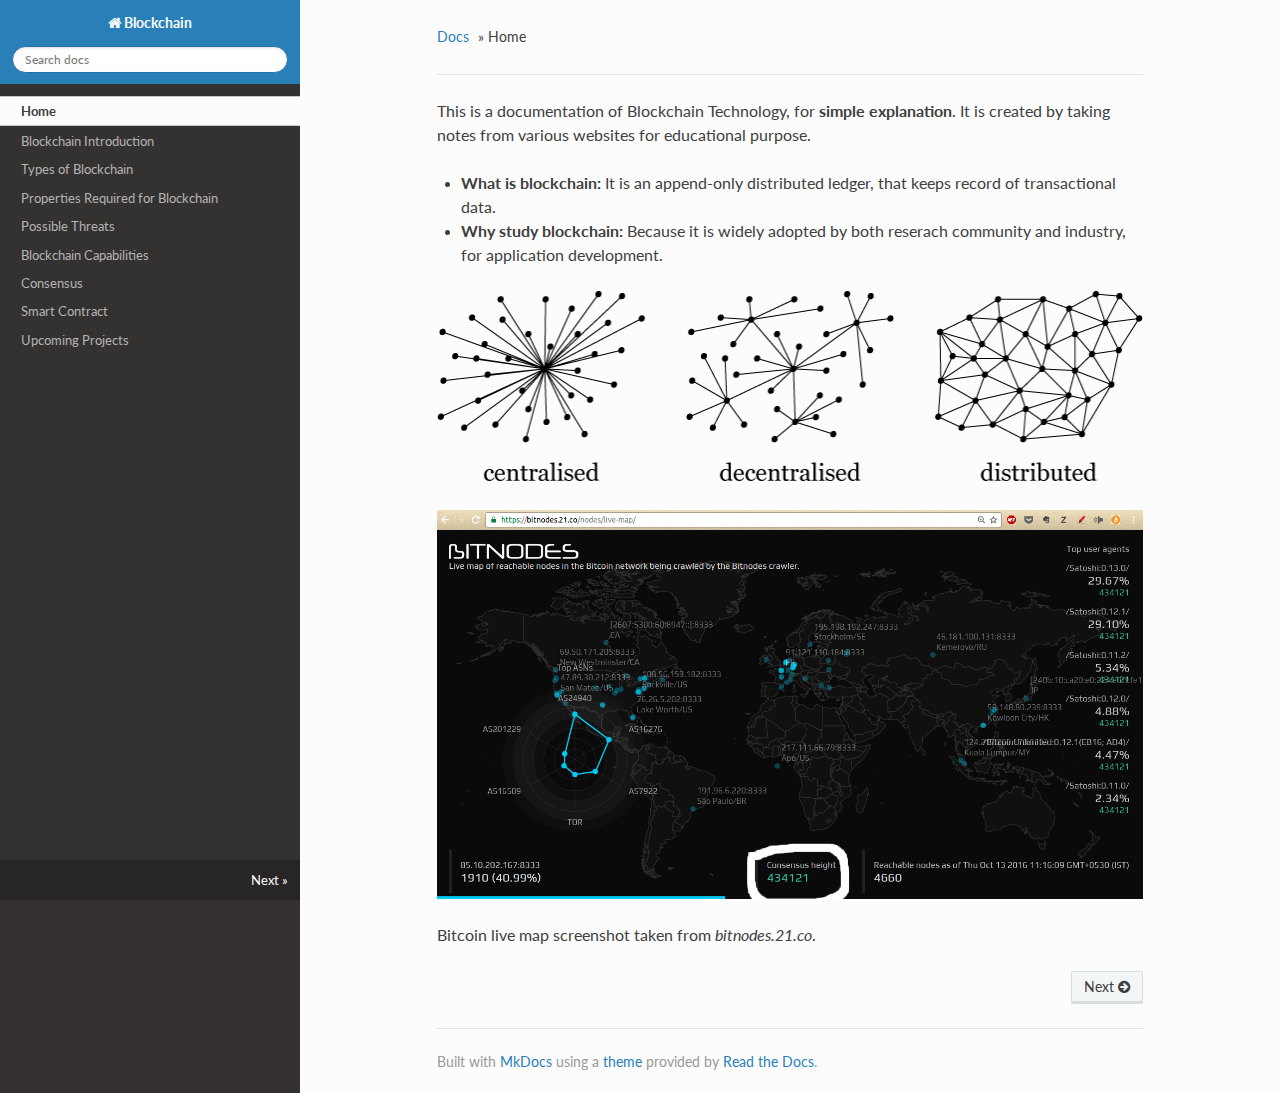
<file: index.html>
<!DOCTYPE html>
<!--[if IE 8]><html class="no-js lt-ie9" lang="en" > <![endif]-->
<!--[if gt IE 8]><!--> <html class="no-js" lang="en" > <!--<![endif]-->
<head>
  <meta charset="utf-8">
  <meta http-equiv="X-UA-Compatible" content="IE=edge">
  <meta name="viewport" content="width=device-width, initial-scale=1.0">
  
  
  
  <title>Blockchain</title>
  

  <link rel="shortcut icon" href="./img/favicon.ico">

  
  <link href='https://fonts.googleapis.com/css?family=Lato:400,700|Roboto+Slab:400,700|Inconsolata:400,700' rel='stylesheet' type='text/css'>

  <link rel="stylesheet" href="./css/theme.css" type="text/css" />
  <link rel="stylesheet" href="./css/theme_extra.css" type="text/css" />
  <link rel="stylesheet" href="./css/highlight.css">
  <link href="./css/extra.css" rel="stylesheet">

  
  <script>
    // Current page data
    var mkdocs_page_name = "None";
    var mkdocs_page_input_path = "index.md";
    var mkdocs_page_url = "/";
  </script>
  
  <script src="./js/jquery-2.1.1.min.js"></script>
  <script src="./js/modernizr-2.8.3.min.js"></script>
  <script type="text/javascript" src="./js/highlight.pack.js"></script>
  <script src="./js/theme.js"></script> 
  <script src="https://cdn.mathjax.org/mathjax/latest/MathJax.js?config=TeX-AMS_HTML"></script>
  <script src="./mathjaxhelper.js"></script>

  
</head>

<body class="wy-body-for-nav" role="document">

  <div class="wy-grid-for-nav">

    
    <nav data-toggle="wy-nav-shift" class="wy-nav-side stickynav">
      <div class="wy-side-nav-search">
        <a href="." class="icon icon-home"> Blockchain</a>
        <div role="search">
  <form id ="rtd-search-form" class="wy-form" action="./search.html" method="get">
    <input type="text" name="q" placeholder="Search docs" />
  </form>
</div>
      </div>

      <div class="wy-menu wy-menu-vertical" data-spy="affix" role="navigation" aria-label="main navigation">
        <ul class="current">
          
            <li>
    <li class="toctree-l1 current">
        <a class="current" href=".">Home</a>
        
            <ul>
            
            </ul>
        
    </li>
<li>
          
            <li>
    <li class="toctree-l1 ">
        <a class="" href="blockchainintro/">Blockchain Introduction</a>
        
    </li>
<li>
          
            <li>
    <li class="toctree-l1 ">
        <a class="" href="blockchaintypes/">Types of Blockchain</a>
        
    </li>
<li>
          
            <li>
    <li class="toctree-l1 ">
        <a class="" href="propertiesrequired/">Properties Required for Blockchain</a>
        
    </li>
<li>
          
            <li>
    <li class="toctree-l1 ">
        <a class="" href="possiblethreats/">Possible Threats</a>
        
    </li>
<li>
          
            <li>
    <li class="toctree-l1 ">
        <a class="" href="blockchaincapabilities/">Blockchain Capabilities</a>
        
    </li>
<li>
          
            <li>
    <li class="toctree-l1 ">
        <a class="" href="consensustypes/">Consensus</a>
        
    </li>
<li>
          
            <li>
    <li class="toctree-l1 ">
        <a class="" href="smartcontract/">Smart Contract</a>
        
    </li>
<li>
          
            <li>
    <li class="toctree-l1 ">
        <a class="" href="upcomingprojects/">Upcoming Projects</a>
        
    </li>
<li>
          
        </ul>
      </div>
      &nbsp;
    </nav>

    <section data-toggle="wy-nav-shift" class="wy-nav-content-wrap">

      
      <nav class="wy-nav-top" role="navigation" aria-label="top navigation">
        <i data-toggle="wy-nav-top" class="fa fa-bars"></i>
        <a href=".">Blockchain</a>
      </nav>

      
      <div class="wy-nav-content">
        <div class="rst-content">
          <div role="navigation" aria-label="breadcrumbs navigation">
  <ul class="wy-breadcrumbs">
    <li><a href=".">Docs</a> &raquo;</li>
    
      
    
    <li>Home</li>
    <li class="wy-breadcrumbs-aside">
      
    </li>
  </ul>
  <hr/>
</div>
          <div role="main">
            <div class="section">
              
                <p>This is a documentation of Blockchain Technology, for <strong>simple explanation</strong>.  It is created by taking notes from various websites for educational purpose.</p>
<ul>
<li>
<p><strong>What is blockchain:</strong> It is an append-only distributed ledger,  that keeps record of transactional data.</p>
</li>
<li>
<p><strong>Why study blockchain:</strong>  Because it is widely adopted by both reserach community and industry, for application development.</p>
</li>
</ul>
<p><img alt="Network Types" src="./img/Centralised-decentralised-distributed.png" title="Network Types" /></p>
<p><img alt="Bitcoin live map screenshot" src="./img/livemap.png" title="Bitcoin live map screenshot" /></p>
<p>Bitcoin live map screenshot taken from <em>bitnodes.21.co</em>.</p>
              
            </div>
          </div>
          <footer>
  
    <div class="rst-footer-buttons" role="navigation" aria-label="footer navigation">
      
        <a href="blockchainintro/" class="btn btn-neutral float-right" title="Blockchain Introduction">Next <span class="icon icon-circle-arrow-right"></span></a>
      
      
    </div>
  

  <hr/>

  <div role="contentinfo">
    <!-- Copyright etc -->
    
  </div>

  Built with <a href="http://www.mkdocs.org">MkDocs</a> using a <a href="https://github.com/snide/sphinx_rtd_theme">theme</a> provided by <a href="https://readthedocs.org">Read the Docs</a>.
</footer>
	  
        </div>
      </div>

    </section>

  </div>

<div class="rst-versions" role="note" style="cursor: pointer">
    <span class="rst-current-version" data-toggle="rst-current-version">
      
      
      
        <span style="margin-left: 15px"><a href="blockchainintro/" style="color: #fcfcfc">Next &raquo;</a></span>
      
    </span>
</div>

</body>
</html>

<!--
MkDocs version : 0.15.3
Build Date UTC : 2016-11-28 09:40:50.503237
-->
</file>
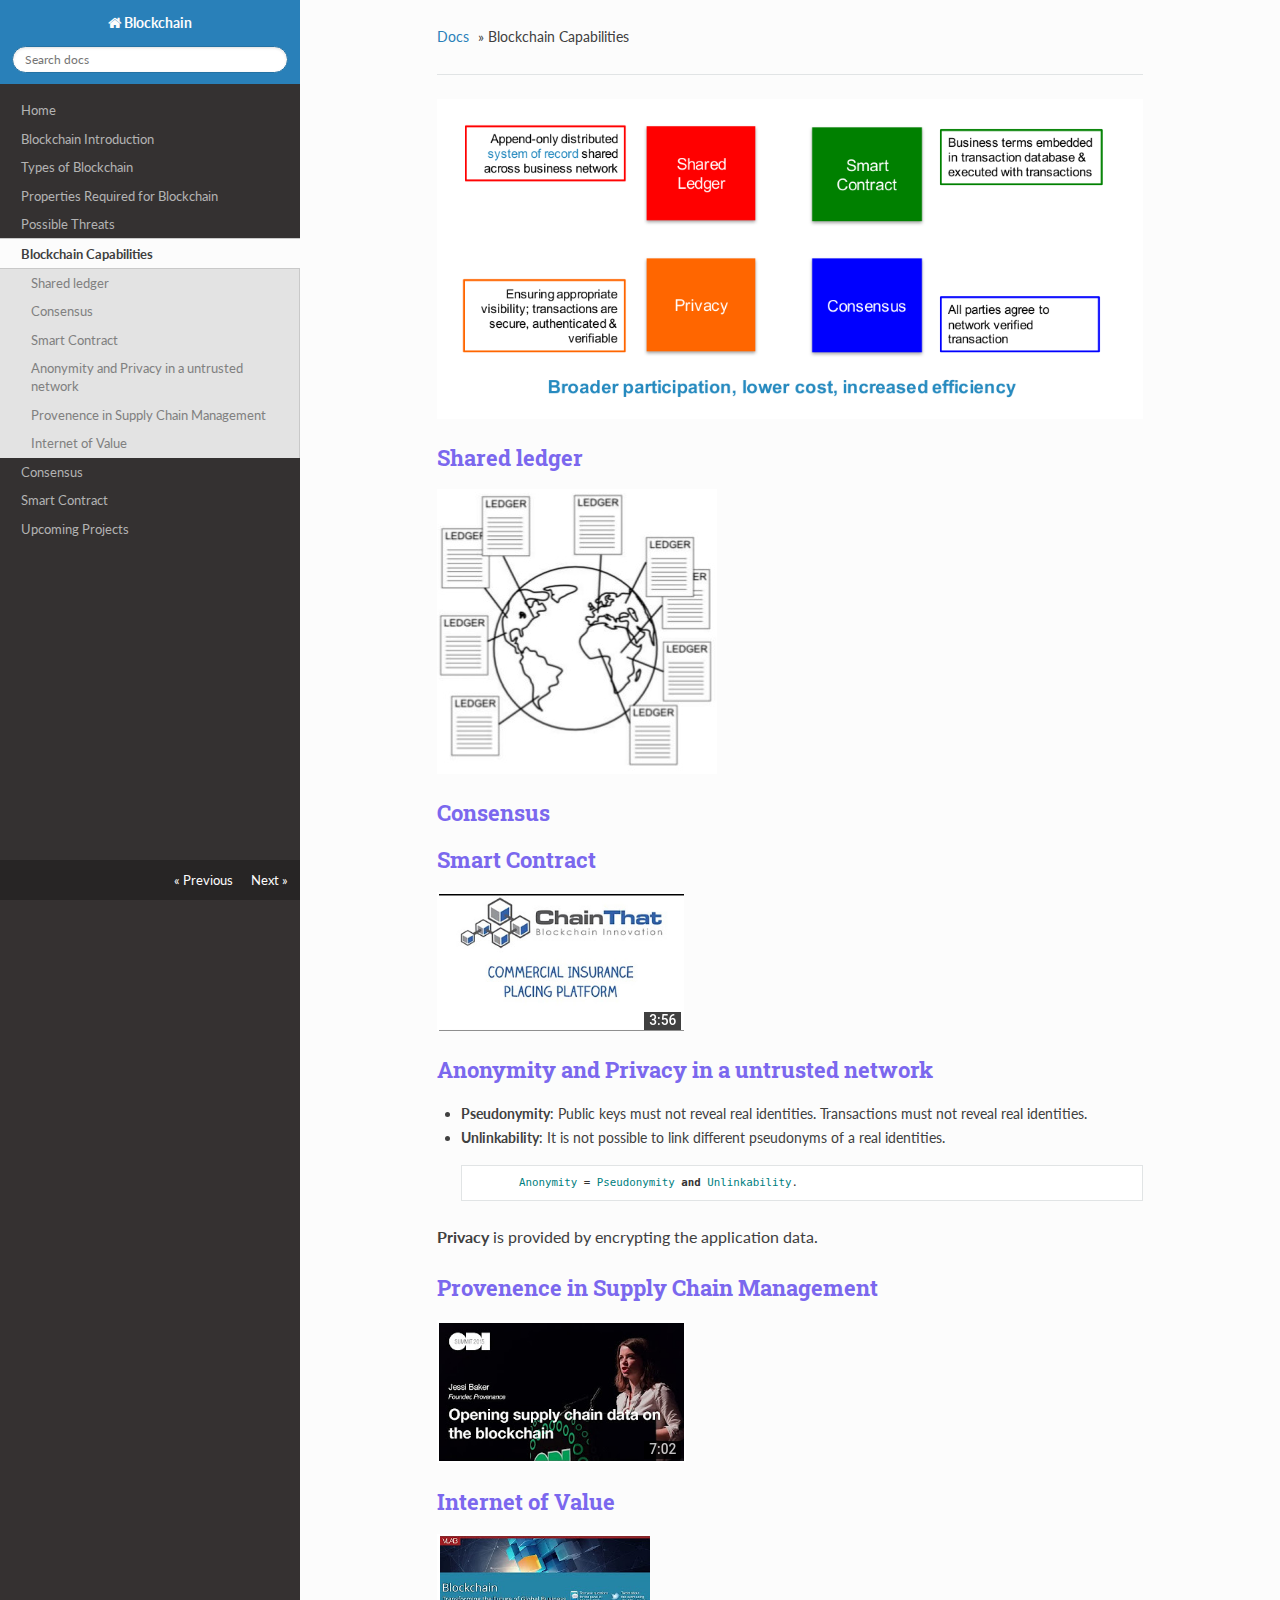
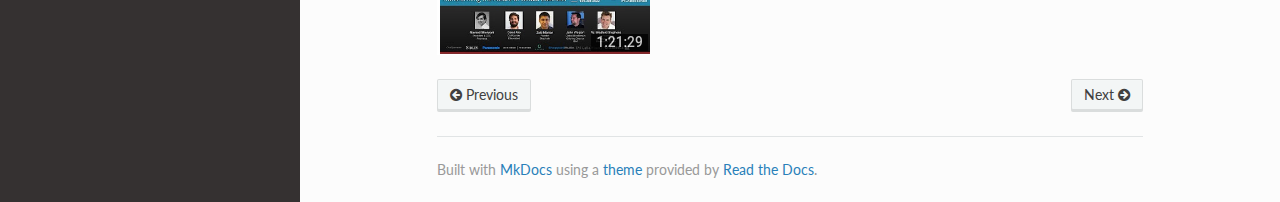
<file: blockchaincapabilities/index.html>
<!DOCTYPE html>
<!--[if IE 8]><html class="no-js lt-ie9" lang="en" > <![endif]-->
<!--[if gt IE 8]><!--> <html class="no-js" lang="en" > <!--<![endif]-->
<head>
  <meta charset="utf-8">
  <meta http-equiv="X-UA-Compatible" content="IE=edge">
  <meta name="viewport" content="width=device-width, initial-scale=1.0">
  
  
  
  <title>Blockchain Capabilities - Blockchain</title>
  

  <link rel="shortcut icon" href="../img/favicon.ico">

  
  <link href='https://fonts.googleapis.com/css?family=Lato:400,700|Roboto+Slab:400,700|Inconsolata:400,700' rel='stylesheet' type='text/css'>

  <link rel="stylesheet" href="../css/theme.css" type="text/css" />
  <link rel="stylesheet" href="../css/theme_extra.css" type="text/css" />
  <link rel="stylesheet" href="../css/highlight.css">
  <link href="../css/extra.css" rel="stylesheet">

  
  <script>
    // Current page data
    var mkdocs_page_name = "Blockchain Capabilities";
    var mkdocs_page_input_path = "blockchaincapabilities.md";
    var mkdocs_page_url = "/blockchaincapabilities/";
  </script>
  
  <script src="../js/jquery-2.1.1.min.js"></script>
  <script src="../js/modernizr-2.8.3.min.js"></script>
  <script type="text/javascript" src="../js/highlight.pack.js"></script>
  <script src="../js/theme.js"></script> 
  <script src="https://cdn.mathjax.org/mathjax/latest/MathJax.js?config=TeX-AMS_HTML"></script>
  <script src="../mathjaxhelper.js"></script>

  
</head>

<body class="wy-body-for-nav" role="document">

  <div class="wy-grid-for-nav">

    
    <nav data-toggle="wy-nav-shift" class="wy-nav-side stickynav">
      <div class="wy-side-nav-search">
        <a href=".." class="icon icon-home"> Blockchain</a>
        <div role="search">
  <form id ="rtd-search-form" class="wy-form" action="../search.html" method="get">
    <input type="text" name="q" placeholder="Search docs" />
  </form>
</div>
      </div>

      <div class="wy-menu wy-menu-vertical" data-spy="affix" role="navigation" aria-label="main navigation">
        <ul class="current">
          
            <li>
    <li class="toctree-l1 ">
        <a class="" href="..">Home</a>
        
    </li>
<li>
          
            <li>
    <li class="toctree-l1 ">
        <a class="" href="../blockchainintro/">Blockchain Introduction</a>
        
    </li>
<li>
          
            <li>
    <li class="toctree-l1 ">
        <a class="" href="../blockchaintypes/">Types of Blockchain</a>
        
    </li>
<li>
          
            <li>
    <li class="toctree-l1 ">
        <a class="" href="../propertiesrequired/">Properties Required for Blockchain</a>
        
    </li>
<li>
          
            <li>
    <li class="toctree-l1 ">
        <a class="" href="../possiblethreats/">Possible Threats</a>
        
    </li>
<li>
          
            <li>
    <li class="toctree-l1 current">
        <a class="current" href="./">Blockchain Capabilities</a>
        
            <ul>
            
                <li class="toctree-l3"><a href="#shared-ledger">Shared ledger</a></li>
                
            
                <li class="toctree-l3"><a href="#consensus">Consensus</a></li>
                
            
                <li class="toctree-l3"><a href="#smart-contract">Smart Contract</a></li>
                
            
                <li class="toctree-l3"><a href="#anonymity-and-privacy-in-a-untrusted-network">Anonymity and Privacy in a untrusted network</a></li>
                
            
                <li class="toctree-l3"><a href="#provenence-in-supply-chain-management">Provenence in Supply Chain Management</a></li>
                
            
                <li class="toctree-l3"><a href="#internet-of-value">Internet of Value</a></li>
                
            
            </ul>
        
    </li>
<li>
          
            <li>
    <li class="toctree-l1 ">
        <a class="" href="../consensustypes/">Consensus</a>
        
    </li>
<li>
          
            <li>
    <li class="toctree-l1 ">
        <a class="" href="../smartcontract/">Smart Contract</a>
        
    </li>
<li>
          
            <li>
    <li class="toctree-l1 ">
        <a class="" href="../upcomingprojects/">Upcoming Projects</a>
        
    </li>
<li>
          
        </ul>
      </div>
      &nbsp;
    </nav>

    <section data-toggle="wy-nav-shift" class="wy-nav-content-wrap">

      
      <nav class="wy-nav-top" role="navigation" aria-label="top navigation">
        <i data-toggle="wy-nav-top" class="fa fa-bars"></i>
        <a href="..">Blockchain</a>
      </nav>

      
      <div class="wy-nav-content">
        <div class="rst-content">
          <div role="navigation" aria-label="breadcrumbs navigation">
  <ul class="wy-breadcrumbs">
    <li><a href="..">Docs</a> &raquo;</li>
    
      
    
    <li>Blockchain Capabilities</li>
    <li class="wy-breadcrumbs-aside">
      
    </li>
  </ul>
  <hr/>
</div>
          <div role="main">
            <div class="section">
              
                <p><img alt="Capabilities" src="../img/blockchainCapabilities.png" /></p>
<h2 id="shared-ledger">Shared ledger</h2>
<p><img alt="Shared ledger" src="../img/sharedledger.png" /></p>
<h2 id="consensus">Consensus</h2>
<h2 id="smart-contract">Smart Contract</h2>
<p><a href="https://www.youtube.com/watch?v=xD0dzxchiu0" title="ChainThat's Insurance Platform Demo - (blockchain and smart contracts)"><img alt="Smart Contract" src="../img/ChainThatsInsurancePlatformDemo.png" /></a></p>
<h2 id="anonymity-and-privacy-in-a-untrusted-network">Anonymity and Privacy in a untrusted network</h2>
<ul>
<li><strong>Pseudonymity</strong>: Public keys must not reveal real identities. Transactions must not reveal real identities.</li>
<li><strong>Unlinkability</strong>: It is not possible to link different pseudonyms of a real identities.<pre><code>        Anonymity = Pseudonymity and Unlinkability.
</code></pre>
</li>
</ul>
<p><strong>Privacy</strong> is provided by encrypting the application data.</p>
<h2 id="provenence-in-supply-chain-management">Provenence in Supply Chain Management</h2>
<p><a href="https://www.youtube.com/watch?v=lWP8Y6NQIrk" title="Opening supply chain data on the blockchain"><img alt="Provenence in Supply Chain Management" src="../img/Openingsupplychaindataontheblockchain:JessiBaker-ODISummit2015.png" /></a> </p>
<h2 id="internet-of-value">Internet of Value</h2>
<p><a href="https://www.youtube.com/watch?v=ybl5UatYsGI" title="Blockchain: Transforming the Future of Global Business"><img alt="Internet of Value" src="../img/Blockchain:TransformingtheFutureofGlobalBusiness.png" /></a> </p>
              
            </div>
          </div>
          <footer>
  
    <div class="rst-footer-buttons" role="navigation" aria-label="footer navigation">
      
        <a href="../consensustypes/" class="btn btn-neutral float-right" title="Consensus">Next <span class="icon icon-circle-arrow-right"></span></a>
      
      
        <a href="../possiblethreats/" class="btn btn-neutral" title="Possible Threats"><span class="icon icon-circle-arrow-left"></span> Previous</a>
      
    </div>
  

  <hr/>

  <div role="contentinfo">
    <!-- Copyright etc -->
    
  </div>

  Built with <a href="http://www.mkdocs.org">MkDocs</a> using a <a href="https://github.com/snide/sphinx_rtd_theme">theme</a> provided by <a href="https://readthedocs.org">Read the Docs</a>.
</footer>
	  
        </div>
      </div>

    </section>

  </div>

<div class="rst-versions" role="note" style="cursor: pointer">
    <span class="rst-current-version" data-toggle="rst-current-version">
      
      
        <span><a href="../possiblethreats/" style="color: #fcfcfc;">&laquo; Previous</a></span>
      
      
        <span style="margin-left: 15px"><a href="../consensustypes/" style="color: #fcfcfc">Next &raquo;</a></span>
      
    </span>
</div>

</body>
</html>
</file>
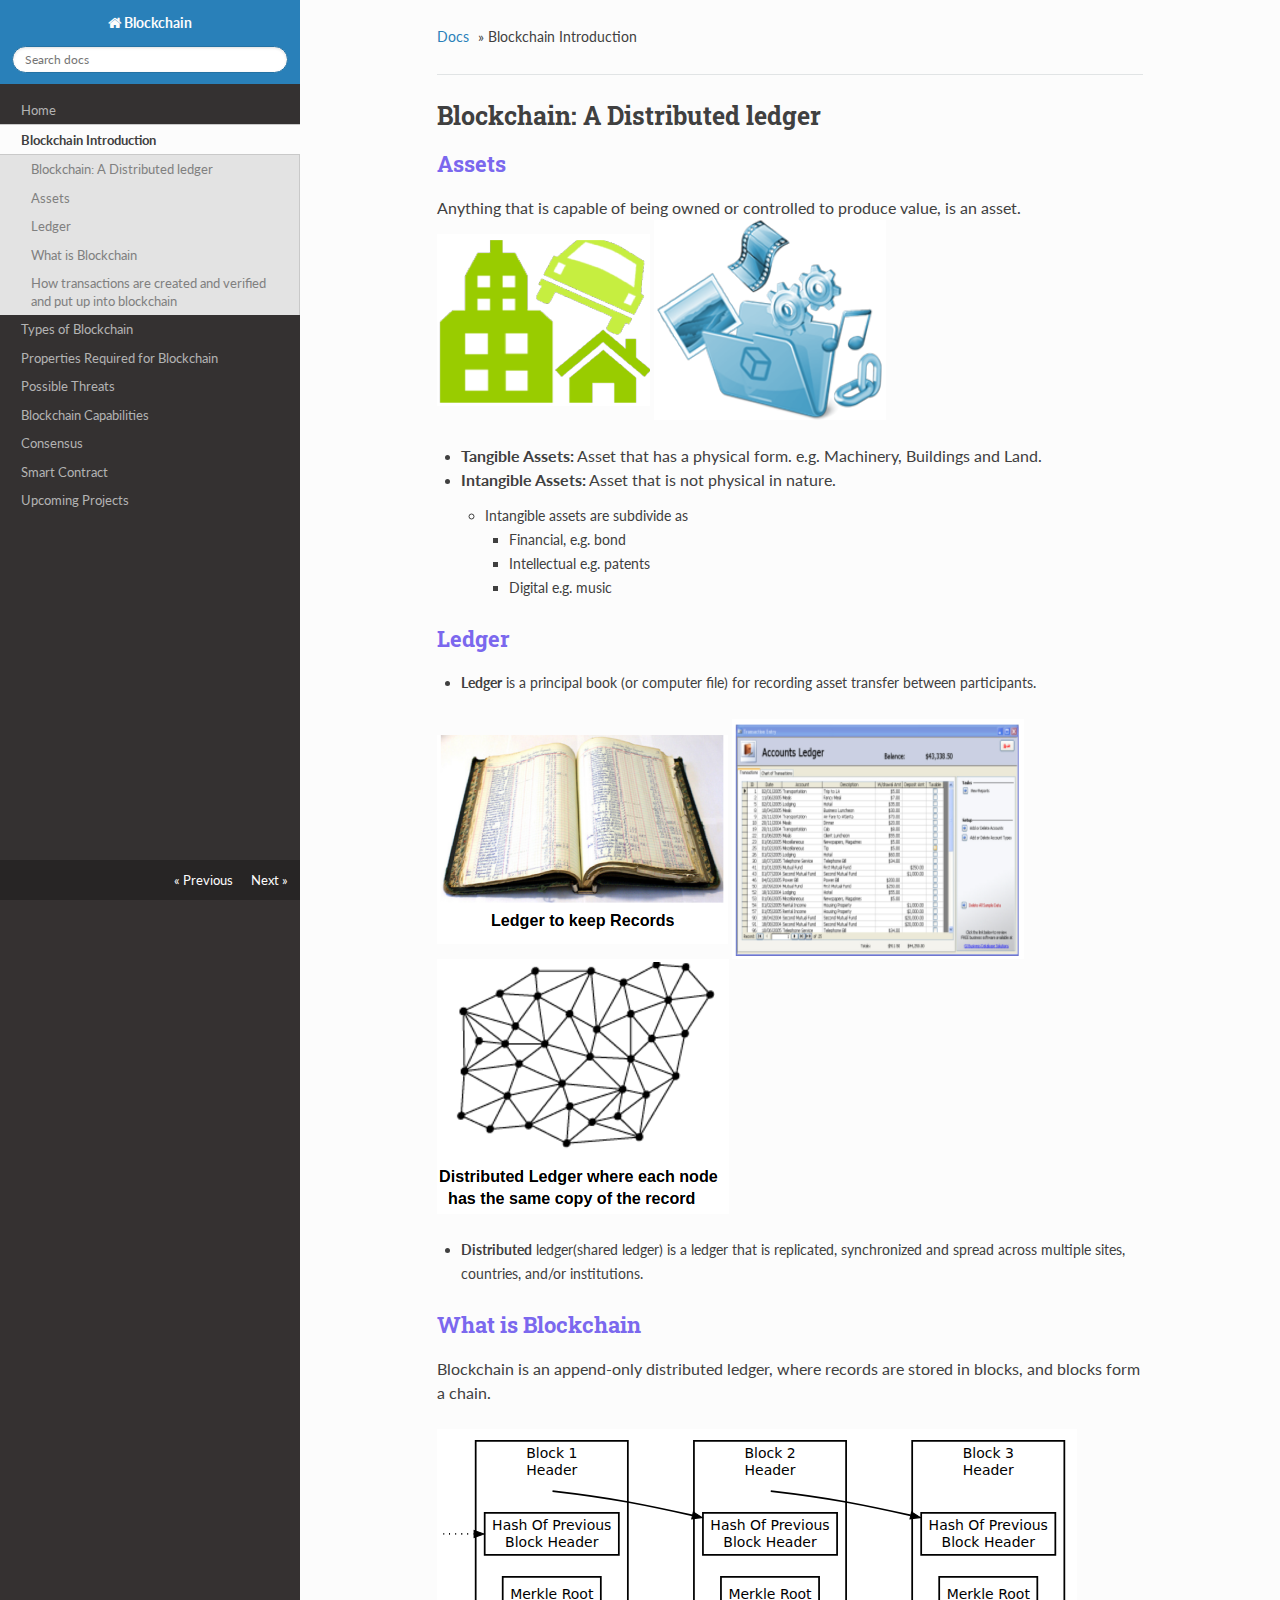
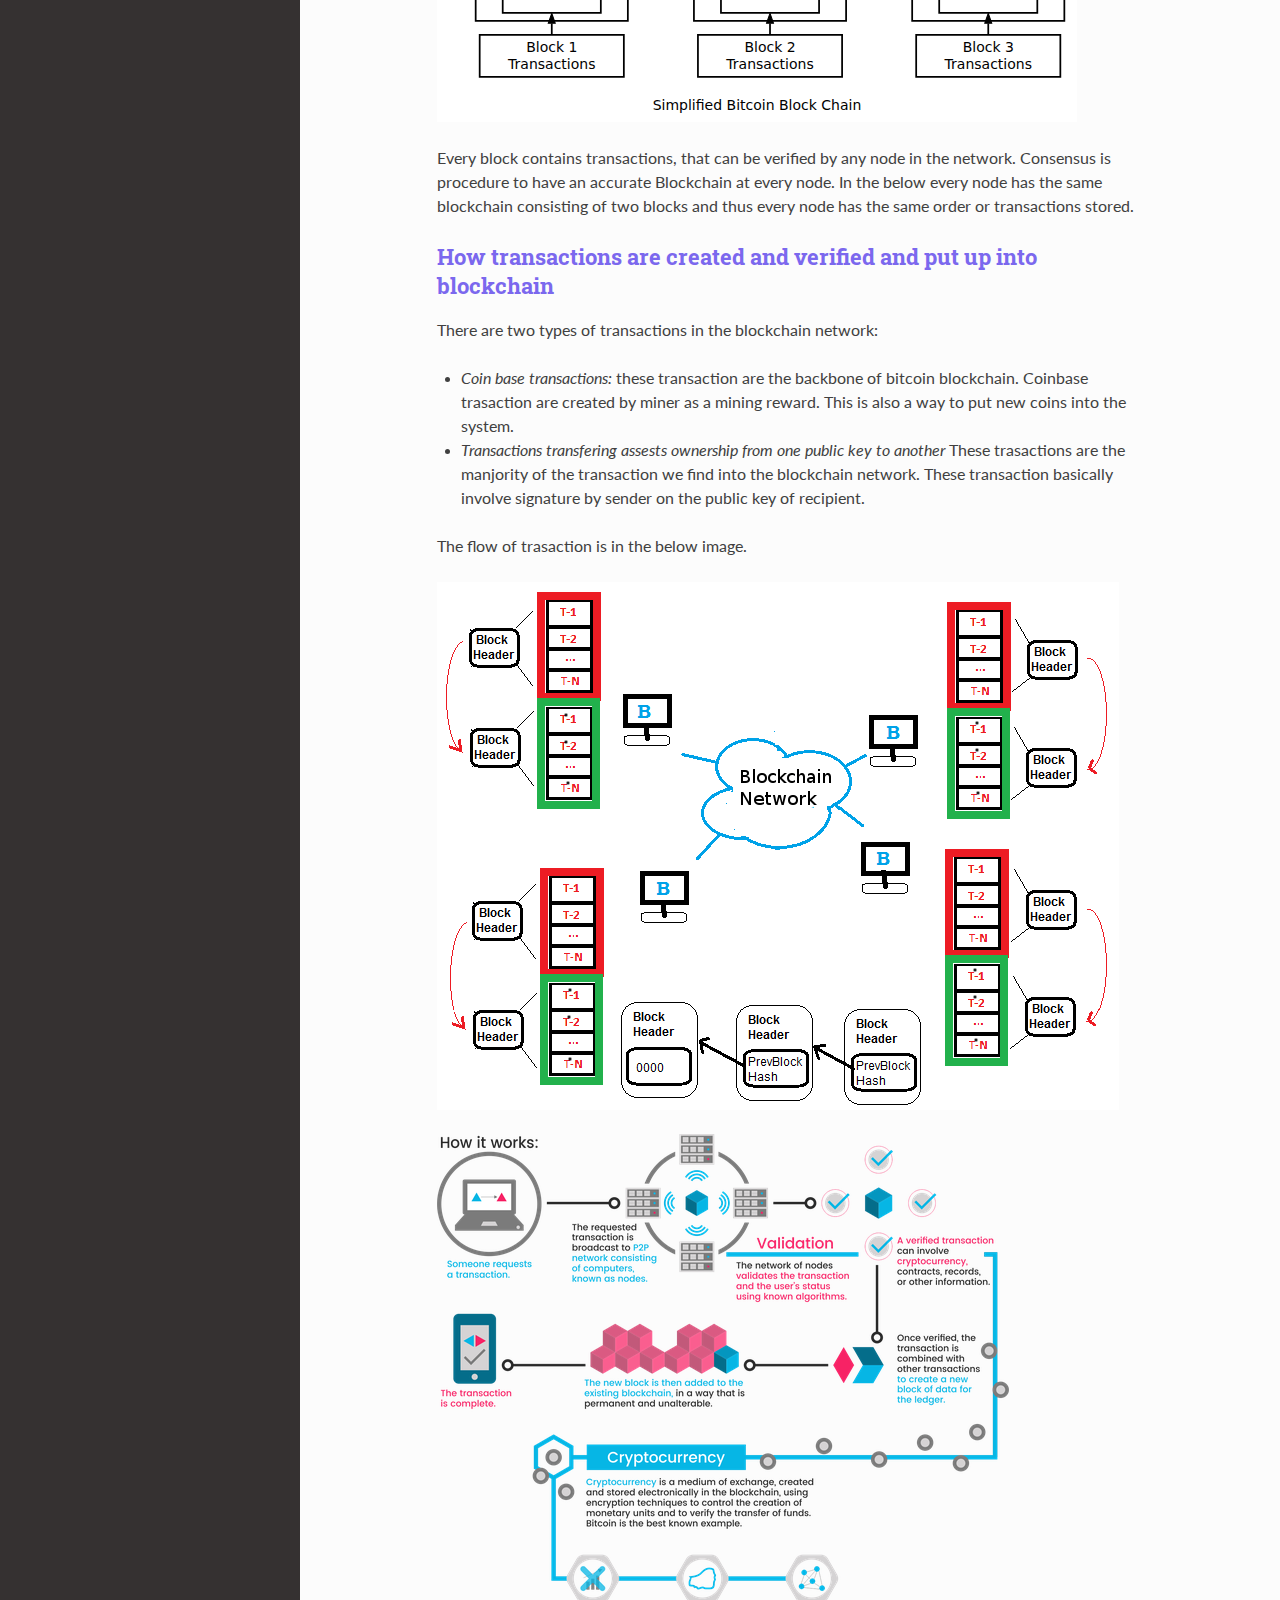
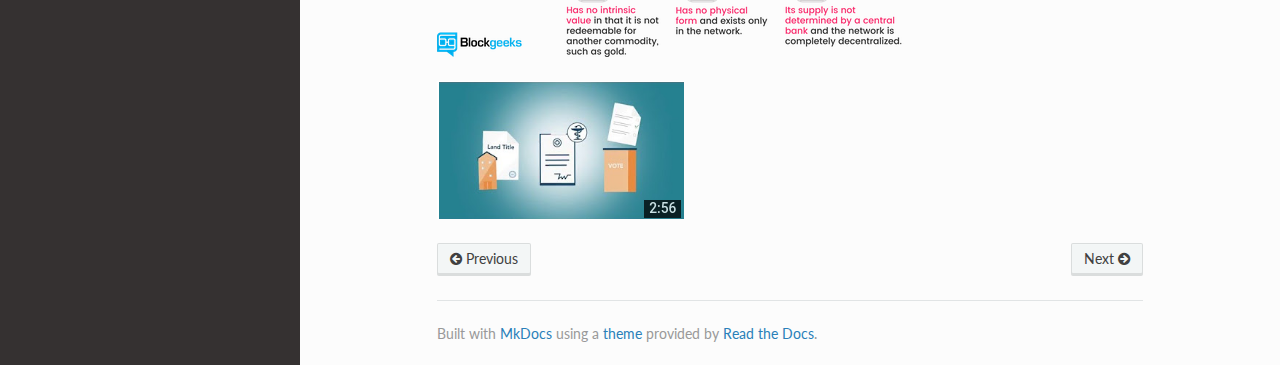
<file: blockchainintro/index.html>
<!DOCTYPE html>
<!--[if IE 8]><html class="no-js lt-ie9" lang="en" > <![endif]-->
<!--[if gt IE 8]><!--> <html class="no-js" lang="en" > <!--<![endif]-->
<head>
  <meta charset="utf-8">
  <meta http-equiv="X-UA-Compatible" content="IE=edge">
  <meta name="viewport" content="width=device-width, initial-scale=1.0">
  
  
  
  <title>Blockchain Introduction - Blockchain</title>
  

  <link rel="shortcut icon" href="../img/favicon.ico">

  
  <link href='https://fonts.googleapis.com/css?family=Lato:400,700|Roboto+Slab:400,700|Inconsolata:400,700' rel='stylesheet' type='text/css'>

  <link rel="stylesheet" href="../css/theme.css" type="text/css" />
  <link rel="stylesheet" href="../css/theme_extra.css" type="text/css" />
  <link rel="stylesheet" href="../css/highlight.css">
  <link href="../css/extra.css" rel="stylesheet">

  
  <script>
    // Current page data
    var mkdocs_page_name = "Blockchain Introduction";
    var mkdocs_page_input_path = "blockchainintro.md";
    var mkdocs_page_url = "/blockchainintro/";
  </script>
  
  <script src="../js/jquery-2.1.1.min.js"></script>
  <script src="../js/modernizr-2.8.3.min.js"></script>
  <script type="text/javascript" src="../js/highlight.pack.js"></script>
  <script src="../js/theme.js"></script> 
  <script src="https://cdn.mathjax.org/mathjax/latest/MathJax.js?config=TeX-AMS_HTML"></script>
  <script src="../mathjaxhelper.js"></script>

  
</head>

<body class="wy-body-for-nav" role="document">

  <div class="wy-grid-for-nav">

    
    <nav data-toggle="wy-nav-shift" class="wy-nav-side stickynav">
      <div class="wy-side-nav-search">
        <a href=".." class="icon icon-home"> Blockchain</a>
        <div role="search">
  <form id ="rtd-search-form" class="wy-form" action="../search.html" method="get">
    <input type="text" name="q" placeholder="Search docs" />
  </form>
</div>
      </div>

      <div class="wy-menu wy-menu-vertical" data-spy="affix" role="navigation" aria-label="main navigation">
        <ul class="current">
          
            <li>
    <li class="toctree-l1 ">
        <a class="" href="..">Home</a>
        
    </li>
<li>
          
            <li>
    <li class="toctree-l1 current">
        <a class="current" href="./">Blockchain Introduction</a>
        
            <ul>
            
                <li class="toctree-l3"><a href="#blockchain-a-distributed-ledger">Blockchain: A Distributed ledger</a></li>
                
                    <li><a class="toctree-l4" href="#assets">Assets</a></li>
                
                    <li><a class="toctree-l4" href="#ledger">Ledger</a></li>
                
                    <li><a class="toctree-l4" href="#what-is-blockchain">What is Blockchain</a></li>
                
                    <li><a class="toctree-l4" href="#how-transactions-are-created-and-verified-and-put-up-into-blockchain">How transactions are created and verified and put up into blockchain</a></li>
                
            
            </ul>
        
    </li>
<li>
          
            <li>
    <li class="toctree-l1 ">
        <a class="" href="../blockchaintypes/">Types of Blockchain</a>
        
    </li>
<li>
          
            <li>
    <li class="toctree-l1 ">
        <a class="" href="../propertiesrequired/">Properties Required for Blockchain</a>
        
    </li>
<li>
          
            <li>
    <li class="toctree-l1 ">
        <a class="" href="../possiblethreats/">Possible Threats</a>
        
    </li>
<li>
          
            <li>
    <li class="toctree-l1 ">
        <a class="" href="../blockchaincapabilities/">Blockchain Capabilities</a>
        
    </li>
<li>
          
            <li>
    <li class="toctree-l1 ">
        <a class="" href="../consensustypes/">Consensus</a>
        
    </li>
<li>
          
            <li>
    <li class="toctree-l1 ">
        <a class="" href="../smartcontract/">Smart Contract</a>
        
    </li>
<li>
          
            <li>
    <li class="toctree-l1 ">
        <a class="" href="../upcomingprojects/">Upcoming Projects</a>
        
    </li>
<li>
          
        </ul>
      </div>
      &nbsp;
    </nav>

    <section data-toggle="wy-nav-shift" class="wy-nav-content-wrap">

      
      <nav class="wy-nav-top" role="navigation" aria-label="top navigation">
        <i data-toggle="wy-nav-top" class="fa fa-bars"></i>
        <a href="..">Blockchain</a>
      </nav>

      
      <div class="wy-nav-content">
        <div class="rst-content">
          <div role="navigation" aria-label="breadcrumbs navigation">
  <ul class="wy-breadcrumbs">
    <li><a href="..">Docs</a> &raquo;</li>
    
      
    
    <li>Blockchain Introduction</li>
    <li class="wy-breadcrumbs-aside">
      
    </li>
  </ul>
  <hr/>
</div>
          <div role="main">
            <div class="section">
              
                <h1 id="blockchain-a-distributed-ledger">Blockchain: A Distributed ledger</h1>
<h2 id="assets">Assets</h2>
<p>Anything that is capable of being owned or controlled to produce value, is an asset.
<img alt="Tangible Assets" src="../img/assetPhysical.png" title="Tangible Assets" /> <img alt="Intangible Assets" src="../img/assetnotPhy.png" title="Intangible Assets" /> </p>
<ul>
<li>
<p><strong>Tangible Assets:</strong> Asset that has a physical form.  e.g. Machinery, Buildings and Land.</p>
</li>
<li>
<p><strong>Intangible Assets:</strong> Asset that is not physical in nature.</p>
<ul>
<li>Intangible assets are subdivide as<ul>
<li>Financial, e.g. bond</li>
<li>Intellectual e.g. patents</li>
<li>Digital e.g. music</li>
</ul>
</li>
</ul>
</li>
</ul>
<h2 id="ledger">Ledger</h2>
<ul>
<li><strong>Ledger</strong> is a principal book (or computer file) for recording asset transfer between participants.</li>
</ul>
<p><img alt="Ledger" src="../img/ledgerold.png" />  <img alt="Accounts Ledger" src="../img/accountledger.png" /> <img alt="Distributed Ledger" src="../img/ledgerdistributed.png" title="Distributed Ledger" /> </p>
<ul>
<li><strong>Distributed</strong> ledger(shared ledger) is a ledger that is replicated, synchronized and spread across multiple sites, countries, and/or institutions.</li>
</ul>
<h2 id="what-is-blockchain">What is Blockchain</h2>
<p>Blockchain is an append-only distributed ledger, where records are stored in blocks, and blocks form a chain.</p>
<p><img alt="Blockchain" src="../img/simpleBchain.svg" title="How blocks form a chain" /></p>
<p>Every block contains transactions, that can be verified by any node in the network.
Consensus is procedure to have an accurate Blockchain at every node. In the below every node has the same blockchain consisting of two blocks and thus every node has the same order or transactions stored. </p>
<h2 id="how-transactions-are-created-and-verified-and-put-up-into-blockchain">How transactions are created and verified and put up into blockchain</h2>
<p>There are two types of transactions in the blockchain network: </p>
<ul>
<li>
<p><em>Coin base transactions:</em> these transaction are the backbone of bitcoin blockchain. Coinbase trasaction are created by miner as a mining reward. This is also a way to put new coins into the system. </p>
</li>
<li>
<p><em>Transactions transfering assests ownership from one public key to another</em> These trasactions are the manjority of the transaction we find into the blockchain network. These transaction basically involve signature by sender on the public key of recipient. </p>
</li>
</ul>
<p>The flow of trasaction is in the below image. </p>
<p><img alt="Consensus" src="../img/consensus-1.png" /></p>
<p><img alt="How Blockchain works" src="../img/blockchainWorking.png" title="How Blockchain works" /></p>
<p><a href="https://www.youtube.com/watch?v=RqlYaezN3zk"><img alt="Blockchain" src="../img/4FactsEveryoneShouldKnowAbouttheBlockchain.png" /></a></p>
              
            </div>
          </div>
          <footer>
  
    <div class="rst-footer-buttons" role="navigation" aria-label="footer navigation">
      
        <a href="../blockchaintypes/" class="btn btn-neutral float-right" title="Types of Blockchain">Next <span class="icon icon-circle-arrow-right"></span></a>
      
      
        <a href=".." class="btn btn-neutral" title="Home"><span class="icon icon-circle-arrow-left"></span> Previous</a>
      
    </div>
  

  <hr/>

  <div role="contentinfo">
    <!-- Copyright etc -->
    
  </div>

  Built with <a href="http://www.mkdocs.org">MkDocs</a> using a <a href="https://github.com/snide/sphinx_rtd_theme">theme</a> provided by <a href="https://readthedocs.org">Read the Docs</a>.
</footer>
	  
        </div>
      </div>

    </section>

  </div>

<div class="rst-versions" role="note" style="cursor: pointer">
    <span class="rst-current-version" data-toggle="rst-current-version">
      
      
        <span><a href=".." style="color: #fcfcfc;">&laquo; Previous</a></span>
      
      
        <span style="margin-left: 15px"><a href="../blockchaintypes/" style="color: #fcfcfc">Next &raquo;</a></span>
      
    </span>
</div>

</body>
</html>
</file>
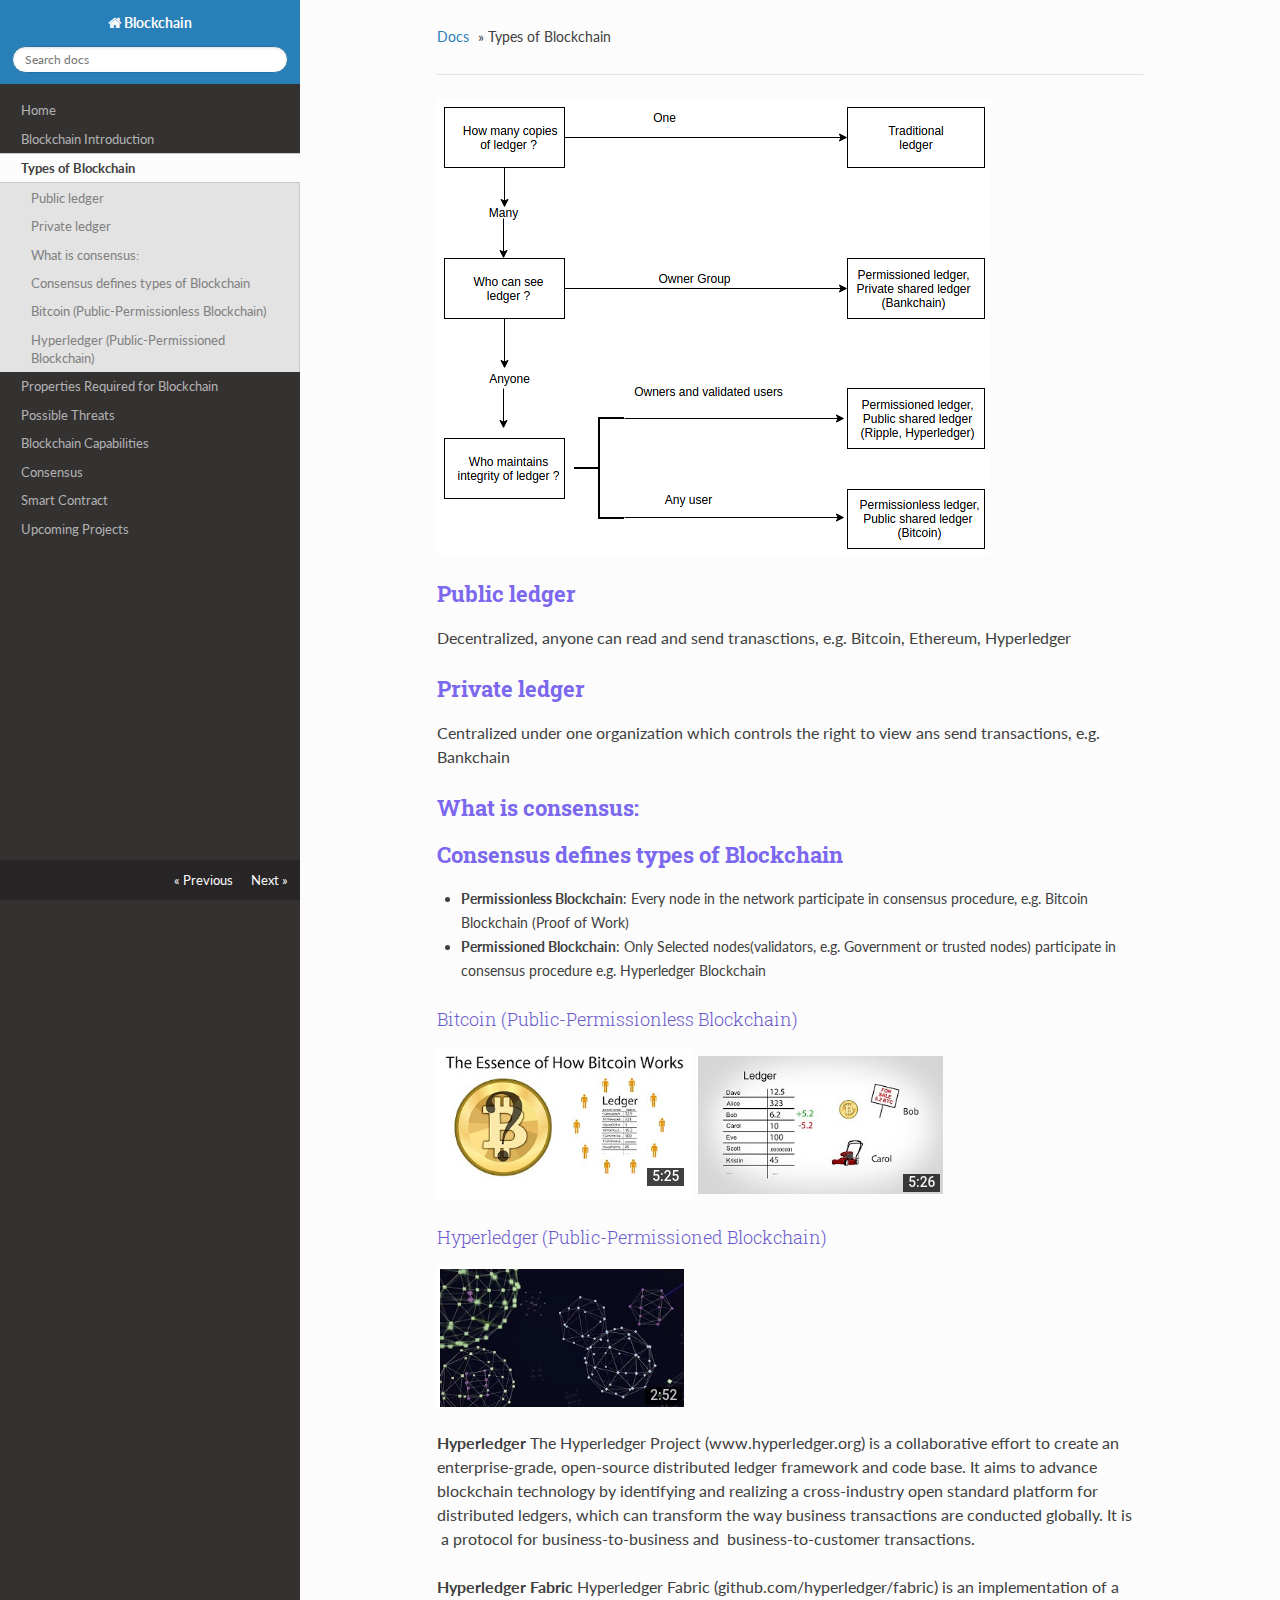
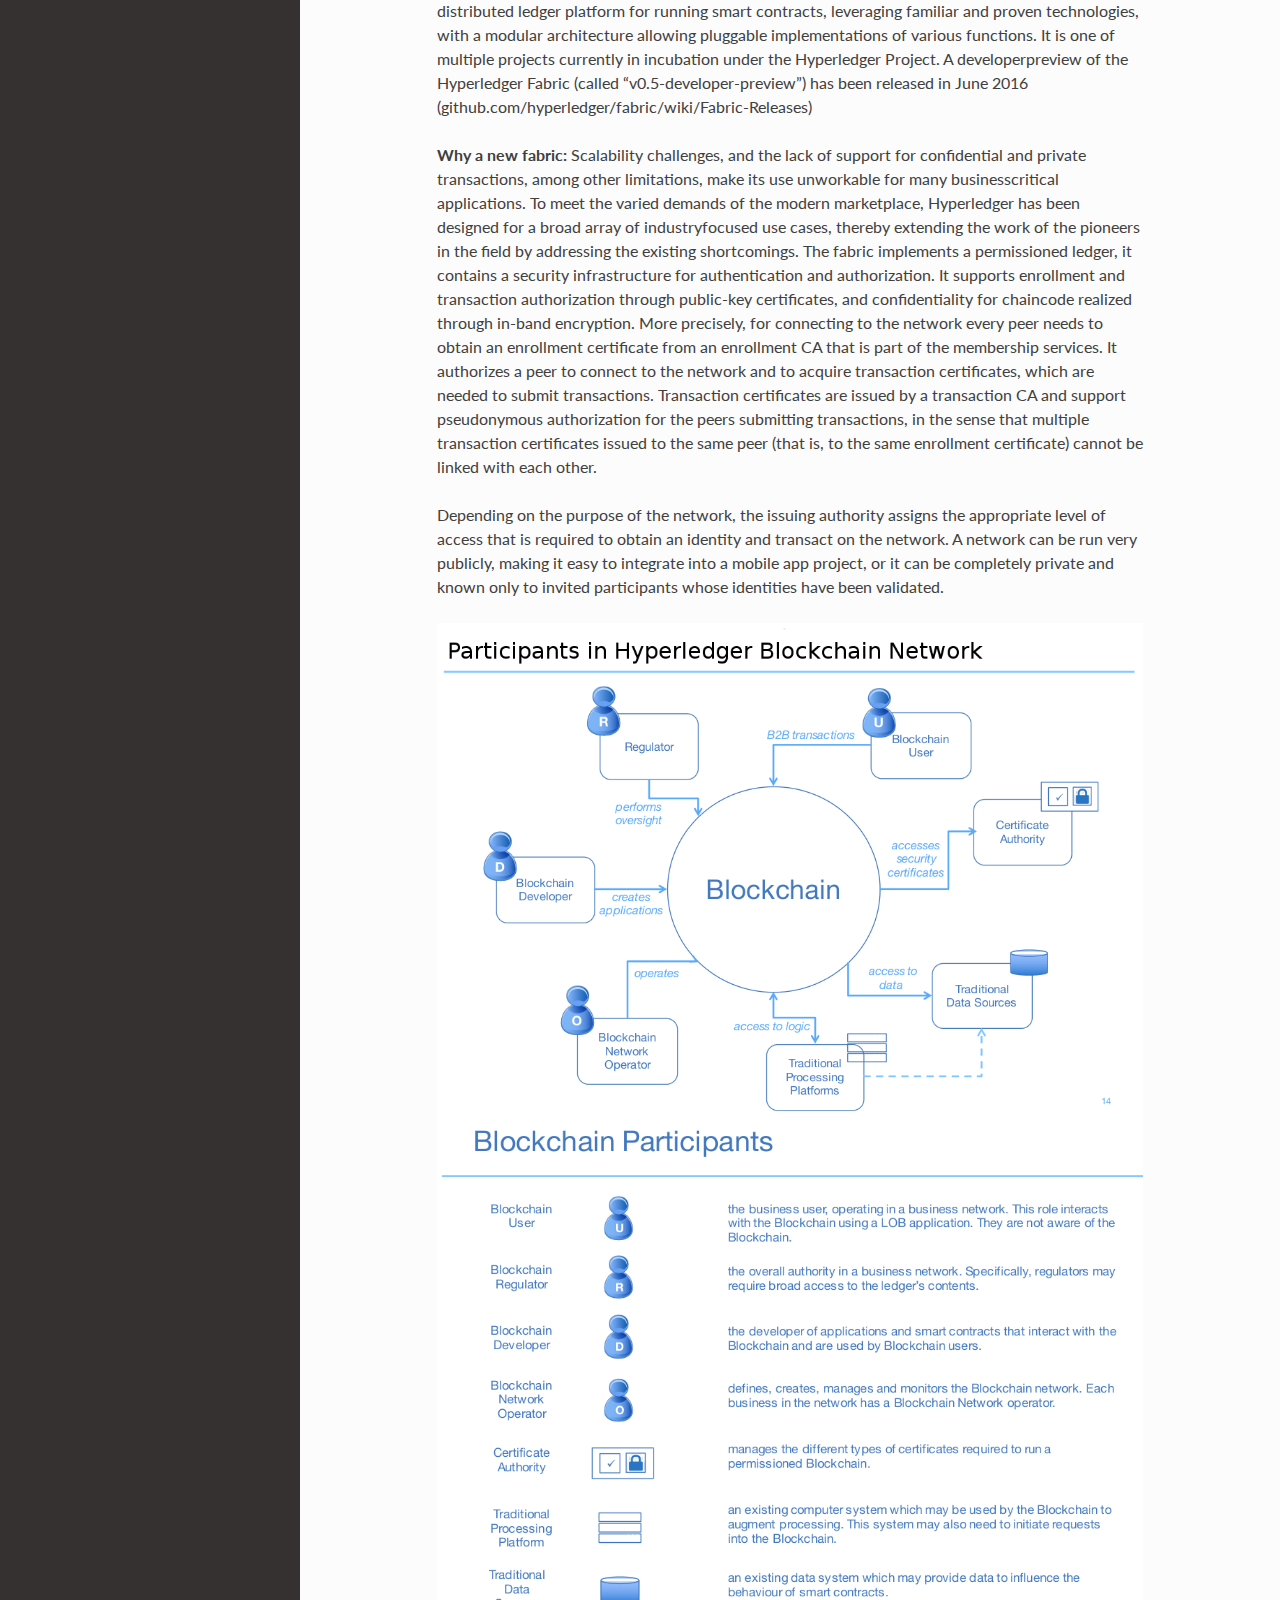
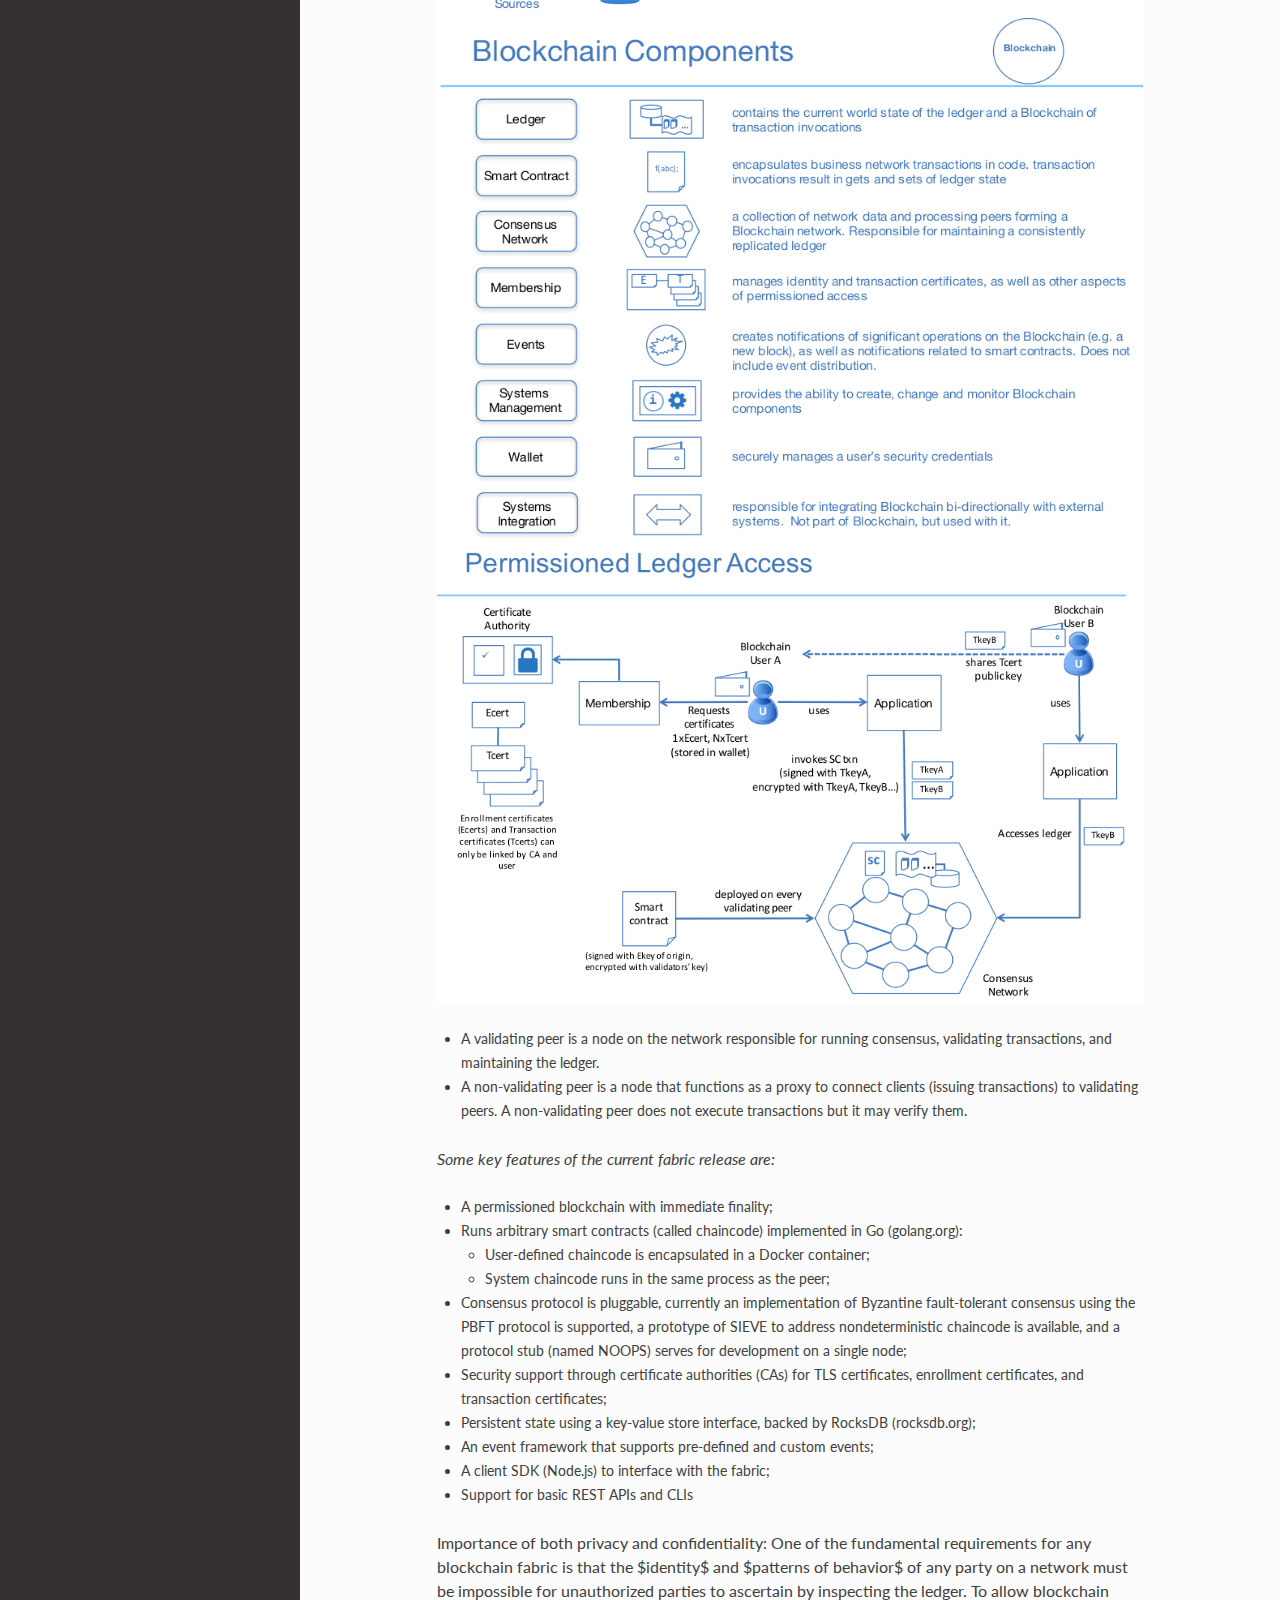
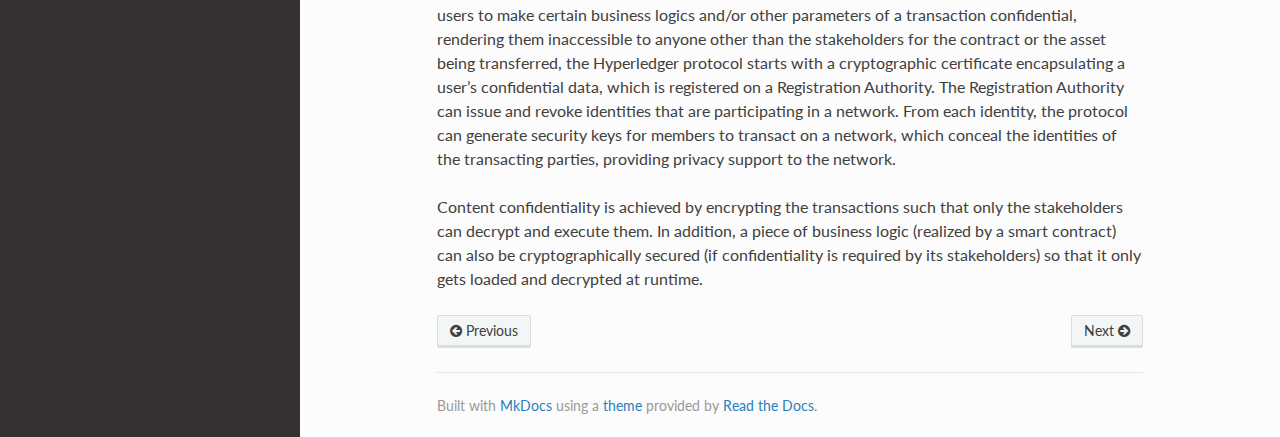
<file: blockchaintypes/index.html>
<!DOCTYPE html>
<!--[if IE 8]><html class="no-js lt-ie9" lang="en" > <![endif]-->
<!--[if gt IE 8]><!--> <html class="no-js" lang="en" > <!--<![endif]-->
<head>
  <meta charset="utf-8">
  <meta http-equiv="X-UA-Compatible" content="IE=edge">
  <meta name="viewport" content="width=device-width, initial-scale=1.0">
  
  
  
  <title>Types of Blockchain - Blockchain</title>
  

  <link rel="shortcut icon" href="../img/favicon.ico">

  
  <link href='https://fonts.googleapis.com/css?family=Lato:400,700|Roboto+Slab:400,700|Inconsolata:400,700' rel='stylesheet' type='text/css'>

  <link rel="stylesheet" href="../css/theme.css" type="text/css" />
  <link rel="stylesheet" href="../css/theme_extra.css" type="text/css" />
  <link rel="stylesheet" href="../css/highlight.css">
  <link href="../css/extra.css" rel="stylesheet">

  
  <script>
    // Current page data
    var mkdocs_page_name = "Types of Blockchain";
    var mkdocs_page_input_path = "blockchaintypes.md";
    var mkdocs_page_url = "/blockchaintypes/";
  </script>
  
  <script src="../js/jquery-2.1.1.min.js"></script>
  <script src="../js/modernizr-2.8.3.min.js"></script>
  <script type="text/javascript" src="../js/highlight.pack.js"></script>
  <script src="../js/theme.js"></script> 
  <script src="https://cdn.mathjax.org/mathjax/latest/MathJax.js?config=TeX-AMS_HTML"></script>
  <script src="../mathjaxhelper.js"></script>

  
</head>

<body class="wy-body-for-nav" role="document">

  <div class="wy-grid-for-nav">

    
    <nav data-toggle="wy-nav-shift" class="wy-nav-side stickynav">
      <div class="wy-side-nav-search">
        <a href=".." class="icon icon-home"> Blockchain</a>
        <div role="search">
  <form id ="rtd-search-form" class="wy-form" action="../search.html" method="get">
    <input type="text" name="q" placeholder="Search docs" />
  </form>
</div>
      </div>

      <div class="wy-menu wy-menu-vertical" data-spy="affix" role="navigation" aria-label="main navigation">
        <ul class="current">
          
            <li>
    <li class="toctree-l1 ">
        <a class="" href="..">Home</a>
        
    </li>
<li>
          
            <li>
    <li class="toctree-l1 ">
        <a class="" href="../blockchainintro/">Blockchain Introduction</a>
        
    </li>
<li>
          
            <li>
    <li class="toctree-l1 current">
        <a class="current" href="./">Types of Blockchain</a>
        
            <ul>
            
                <li class="toctree-l3"><a href="#public-ledger">Public ledger</a></li>
                
            
                <li class="toctree-l3"><a href="#private-ledger">Private ledger</a></li>
                
            
                <li class="toctree-l3"><a href="#what-is-consensus">What is consensus:</a></li>
                
            
                <li class="toctree-l3"><a href="#consensus-defines-types-of-blockchain">Consensus defines types of Blockchain</a></li>
                
                    <li><a class="toctree-l4" href="#bitcoin-public-permissionless-blockchain">Bitcoin (Public-Permissionless Blockchain)</a></li>
                
                    <li><a class="toctree-l4" href="#hyperledger-public-permissioned-blockchain">Hyperledger (Public-Permissioned Blockchain)</a></li>
                
            
            </ul>
        
    </li>
<li>
          
            <li>
    <li class="toctree-l1 ">
        <a class="" href="../propertiesrequired/">Properties Required for Blockchain</a>
        
    </li>
<li>
          
            <li>
    <li class="toctree-l1 ">
        <a class="" href="../possiblethreats/">Possible Threats</a>
        
    </li>
<li>
          
            <li>
    <li class="toctree-l1 ">
        <a class="" href="../blockchaincapabilities/">Blockchain Capabilities</a>
        
    </li>
<li>
          
            <li>
    <li class="toctree-l1 ">
        <a class="" href="../consensustypes/">Consensus</a>
        
    </li>
<li>
          
            <li>
    <li class="toctree-l1 ">
        <a class="" href="../smartcontract/">Smart Contract</a>
        
    </li>
<li>
          
            <li>
    <li class="toctree-l1 ">
        <a class="" href="../upcomingprojects/">Upcoming Projects</a>
        
    </li>
<li>
          
        </ul>
      </div>
      &nbsp;
    </nav>

    <section data-toggle="wy-nav-shift" class="wy-nav-content-wrap">

      
      <nav class="wy-nav-top" role="navigation" aria-label="top navigation">
        <i data-toggle="wy-nav-top" class="fa fa-bars"></i>
        <a href="..">Blockchain</a>
      </nav>

      
      <div class="wy-nav-content">
        <div class="rst-content">
          <div role="navigation" aria-label="breadcrumbs navigation">
  <ul class="wy-breadcrumbs">
    <li><a href="..">Docs</a> &raquo;</li>
    
      
    
    <li>Types of Blockchain</li>
    <li class="wy-breadcrumbs-aside">
      
    </li>
  </ul>
  <hr/>
</div>
          <div role="main">
            <div class="section">
              
                <p><img alt="types" src="../img/types.png" /></p>
<h2 id="public-ledger">Public ledger</h2>
<p>Decentralized, anyone can read and send tranasctions, e.g. Bitcoin, Ethereum, Hyperledger</p>
<h2 id="private-ledger">Private ledger</h2>
<p>Centralized under one organization which controls the right to view ans send transactions, e.g. Bankchain</p>
<h2 id="what-is-consensus">What is consensus:</h2>
<h2 id="consensus-defines-types-of-blockchain">Consensus defines types of Blockchain</h2>
<ul>
<li><strong>Permissionless Blockchain</strong>: Every node in the network participate in consensus procedure, e.g. Bitcoin Blockchain (Proof of Work)</li>
<li><strong>Permissioned Blockchain</strong>: Only Selected nodes(validators, e.g. Government or trusted nodes) participate in consensus procedure e.g. Hyperledger Blockchain</li>
</ul>
<h3 id="bitcoin-public-permissionless-blockchain">Bitcoin (Public-Permissionless Blockchain)</h3>
<p><a href="https://www.youtube.com/watch?v=t5JGQXCTe3c" title="The Essence of How Bitcoin Works (Non-Technical)"><img alt="Bitcoin" src="../img/HowBitcoinWorksin5MinutesNonTech.png" /></a>
<a href="https://www.youtube.com/watch?v=l9jOJk30eQs" title="How Bitcoin Works in 5 Minutes (Technical)"><img alt="Bitcoin" src="../img/HowBitcoinWorksin5MinutesTech.png" /></a></p>
<h3 id="hyperledger-public-permissioned-blockchain">Hyperledger (Public-Permissioned Blockchain)</h3>
<p><a href="https://www.youtube.com/watch?v=EKa5Gh9whgU" title="Building a blockchain for business with the Hyperledger Project"><img alt="Blockchain" src="../img/BuildingablockchainforbusinesswiththeHyperledgerProject.png" /></a></p>
<p><strong>Hyperledger</strong> The Hyperledger Project (www.hyperledger.org) is a collaborative effort to create an enterprise-grade, open-source distributed ledger framework and code base. It aims to advance blockchain technology by identifying and realizing a cross-industry open standard platform for distributed ledgers, which can transform the way business transactions are conducted globally. It is  a protocol for business­-to-­business and  business­-to-­customer transactions.</p>
<p><strong>Hyperledger Fabric</strong> Hyperledger Fabric (github.com/hyperledger/fabric) is an implementation of a distributed ledger platform for running smart contracts, leveraging familiar and proven technologies, with a modular architecture allowing pluggable implementations of various functions. It is one of multiple projects currently in incubation under the Hyperledger Project. A developerpreview of the Hyperledger Fabric (called “v0.5-developer-preview”) has been released in June 2016 (github.com/hyperledger/fabric/wiki/Fabric-Releases)</p>
<p><strong>Why a new fabric:</strong> Scalability challenges, and the lack of support for confidential and private transactions, among other limitations, make its use unworkable for many business­critical applications. To meet the varied demands of the modern marketplace, Hyperledger has been designed for a broad array of industry­focused use cases, thereby extending the work of the pioneers in the field by addressing the existing shortcomings.
The fabric implements a permissioned ledger, it contains a security infrastructure for authentication and authorization. It supports enrollment and transaction authorization through public-key certificates, and confidentiality for chaincode realized through in-band encryption. More precisely, for connecting to the network every peer needs to obtain an enrollment certificate from an enrollment CA that is part of the membership services. It authorizes a peer to connect to the network and to acquire transaction certificates, which are needed to submit transactions. Transaction certificates are issued by a transaction CA and support pseudonymous authorization for the peers submitting transactions, in the sense that multiple transaction certificates issued to the same peer (that is, to the same enrollment certificate) cannot be linked with each other.</p>
<p>Depending on the purpose of the network, the issuing authority assigns the appropriate level of access that is required to obtain an identity and transact on the network. A network can be run very publicly, making it easy to integrate into a mobile app project, or it can be completely private and known only to invited participants whose identities have been validated. </p>
<p><img alt="Hyperledger" src="../img/HyperledgerArch.png" />
<img alt="Hyperledger" src="../img/participants.png" />
<img alt="Hyperledger" src="../img/components.png" />
<img alt="Hyperledger" src="../img/permissnedaccess.png" /></p>
<ul>
<li>A validating peer is a node on the network responsible for running consensus, validating transactions, and maintaining the ledger. </li>
<li>A non-validating peer is a node that functions as a proxy to connect clients (issuing transactions) to validating peers. A non-validating peer does not execute transactions but it may verify them.</li>
</ul>
<p><em>Some key features of the current fabric release are:</em></p>
<ul>
<li>A permissioned blockchain with immediate finality;</li>
<li>Runs arbitrary smart contracts (called chaincode) implemented in Go (golang.org):<ul>
<li>User-defined chaincode is encapsulated in a Docker container;</li>
<li>System chaincode runs in the same process as the peer;</li>
</ul>
</li>
<li>Consensus protocol is pluggable, currently an implementation of Byzantine fault-tolerant consensus using the PBFT protocol is supported, a prototype of SIEVE to address nondeterministic chaincode is available, and a protocol stub (named NOOPS) serves for development
on a single node;</li>
<li>Security support through certificate authorities (CAs) for TLS certificates, enrollment certificates, and transaction certificates;</li>
<li>Persistent state using a key-value store interface, backed by RocksDB (rocksdb.org);</li>
<li>An event framework that supports pre-defined and custom events;</li>
<li>A client SDK (Node.js) to interface with the fabric;</li>
<li>Support for basic REST APIs and CLIs</li>
</ul>
<p>Importance of both privacy and confidentiality: 
One of the fundamental requirements for any blockchain fabric is that the $identity$ and $patterns of behavior$ of any party on a network must be impossible for unauthorized parties to ascertain by inspecting the ledger. To allow blockchain users to make certain business logics and/or other parameters of a transaction confidential, rendering them inaccessible to anyone other than the stakeholders for the contract or the asset being transferred, the Hyperledger protocol starts with a cryptographic certificate encapsulating a user’s confidential data, which is registered on a Registration Authority. The Registration Authority can issue and revoke identities that are participating in a network. From each identity, the protocol can generate security keys for members to transact on a network, which conceal the identities of the transacting parties, providing privacy support to the network.</p>
<p>Content confidentiality is achieved by encrypting the transactions such that only the stakeholders can decrypt and execute them. In addition, a piece of business logic (realized by a smart contract) can also be cryptographically secured (if confidentiality is required by its stakeholders) so that it only gets loaded and decrypted at runtime.</p>
              
            </div>
          </div>
          <footer>
  
    <div class="rst-footer-buttons" role="navigation" aria-label="footer navigation">
      
        <a href="../propertiesrequired/" class="btn btn-neutral float-right" title="Properties Required for Blockchain">Next <span class="icon icon-circle-arrow-right"></span></a>
      
      
        <a href="../blockchainintro/" class="btn btn-neutral" title="Blockchain Introduction"><span class="icon icon-circle-arrow-left"></span> Previous</a>
      
    </div>
  

  <hr/>

  <div role="contentinfo">
    <!-- Copyright etc -->
    
  </div>

  Built with <a href="http://www.mkdocs.org">MkDocs</a> using a <a href="https://github.com/snide/sphinx_rtd_theme">theme</a> provided by <a href="https://readthedocs.org">Read the Docs</a>.
</footer>
	  
        </div>
      </div>

    </section>

  </div>

<div class="rst-versions" role="note" style="cursor: pointer">
    <span class="rst-current-version" data-toggle="rst-current-version">
      
      
        <span><a href="../blockchainintro/" style="color: #fcfcfc;">&laquo; Previous</a></span>
      
      
        <span style="margin-left: 15px"><a href="../propertiesrequired/" style="color: #fcfcfc">Next &raquo;</a></span>
      
    </span>
</div>

</body>
</html>
</file>
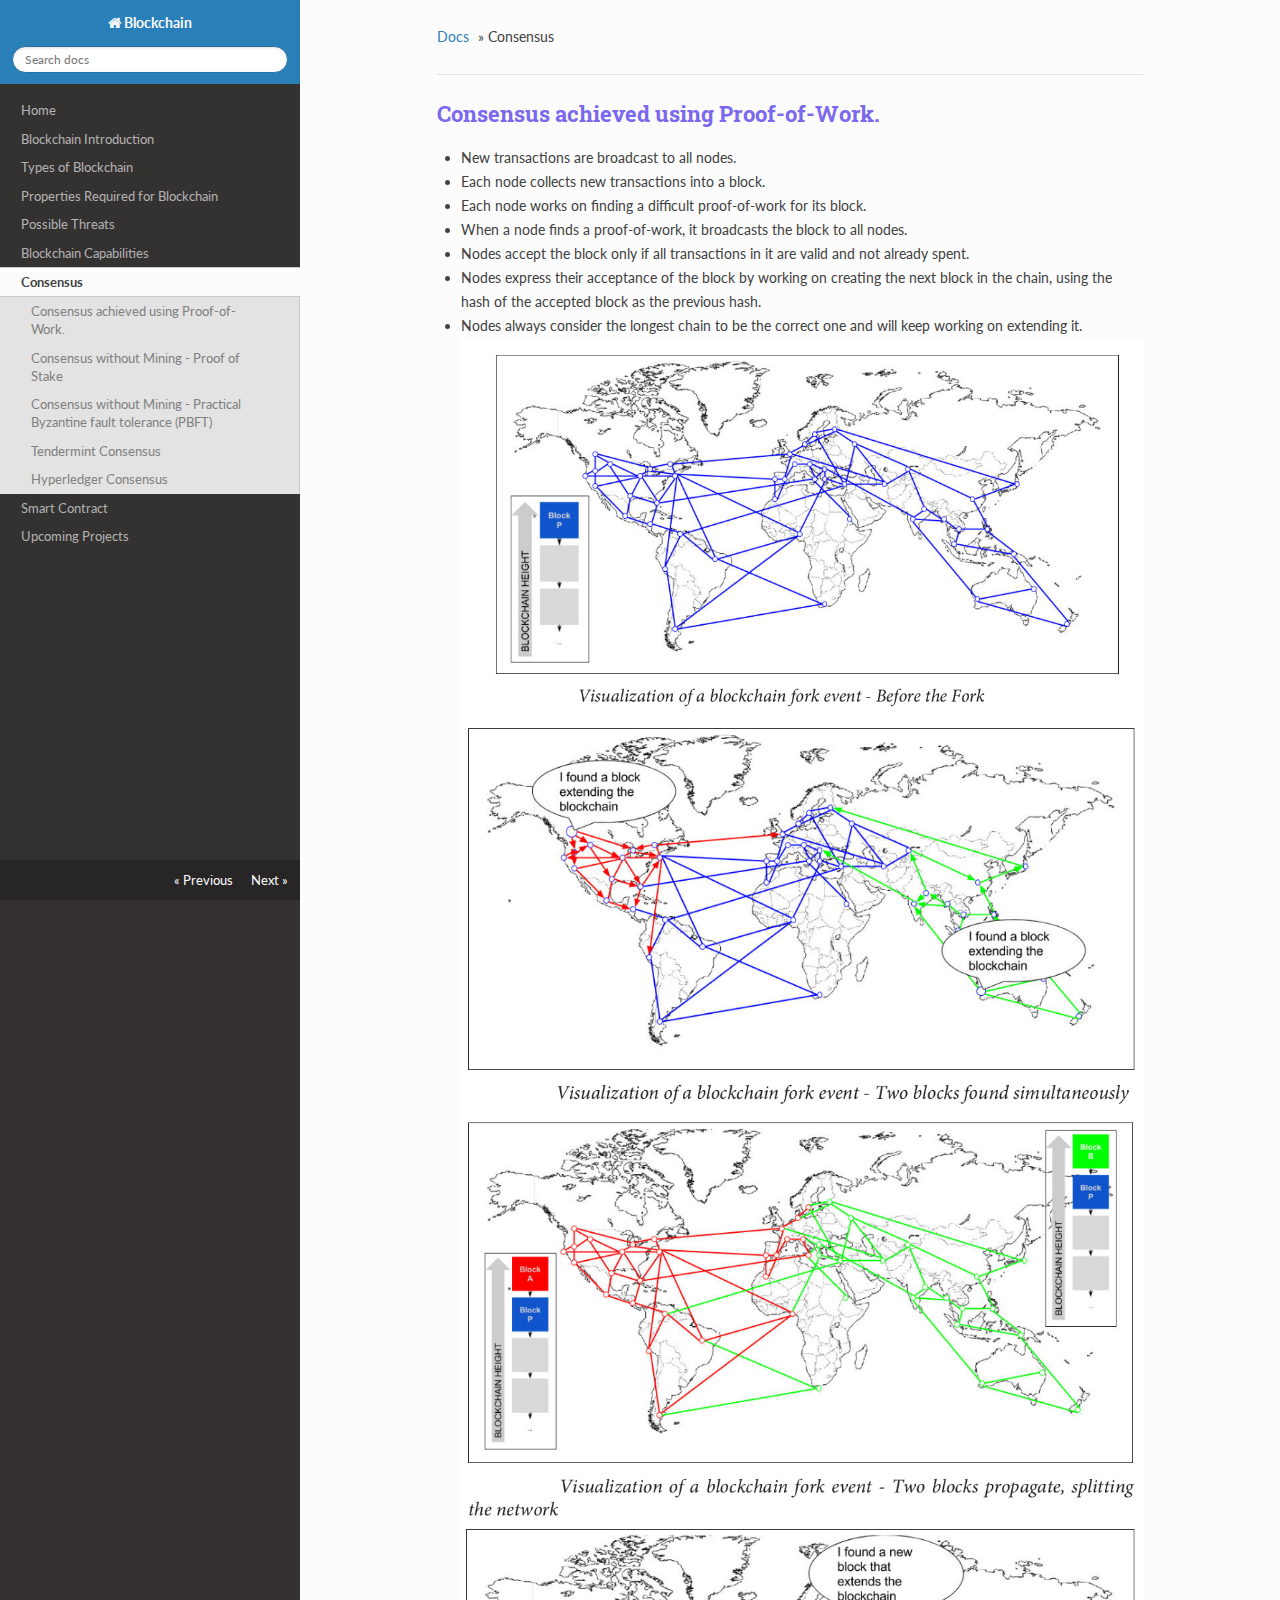
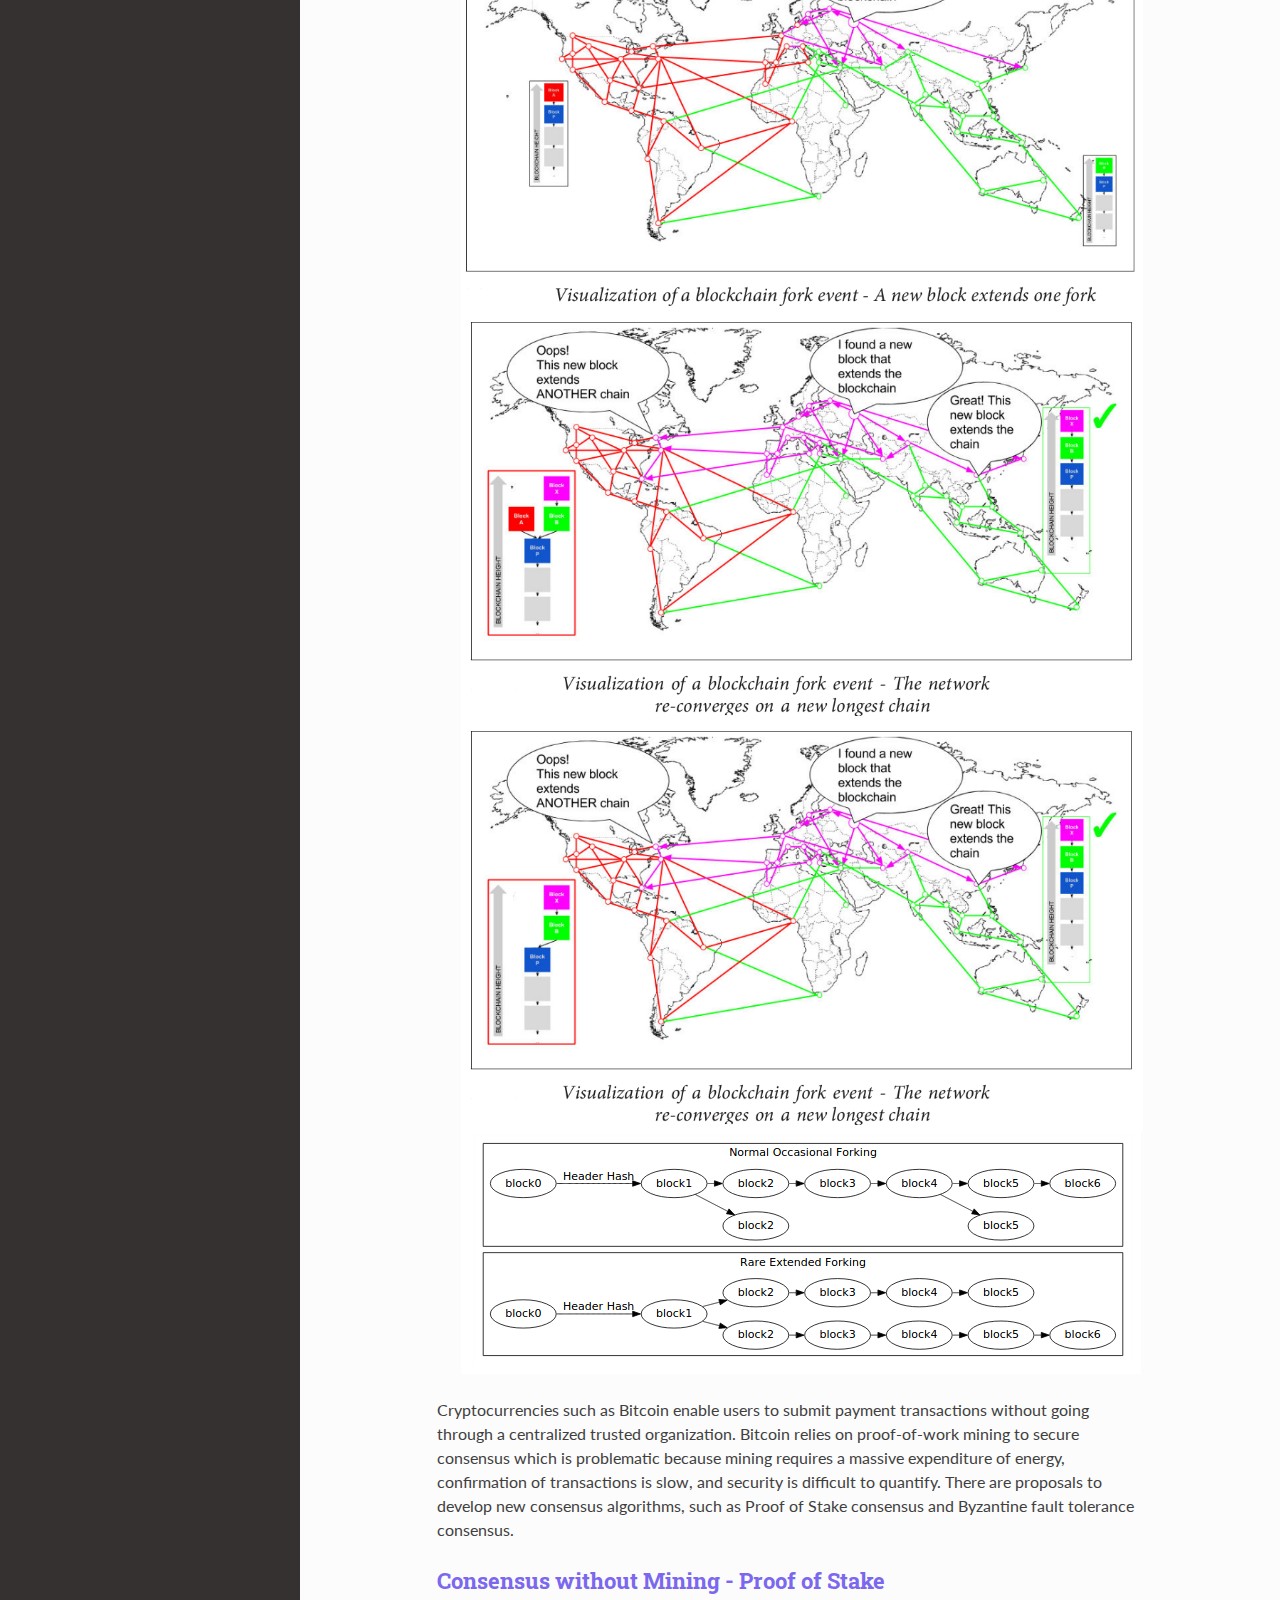
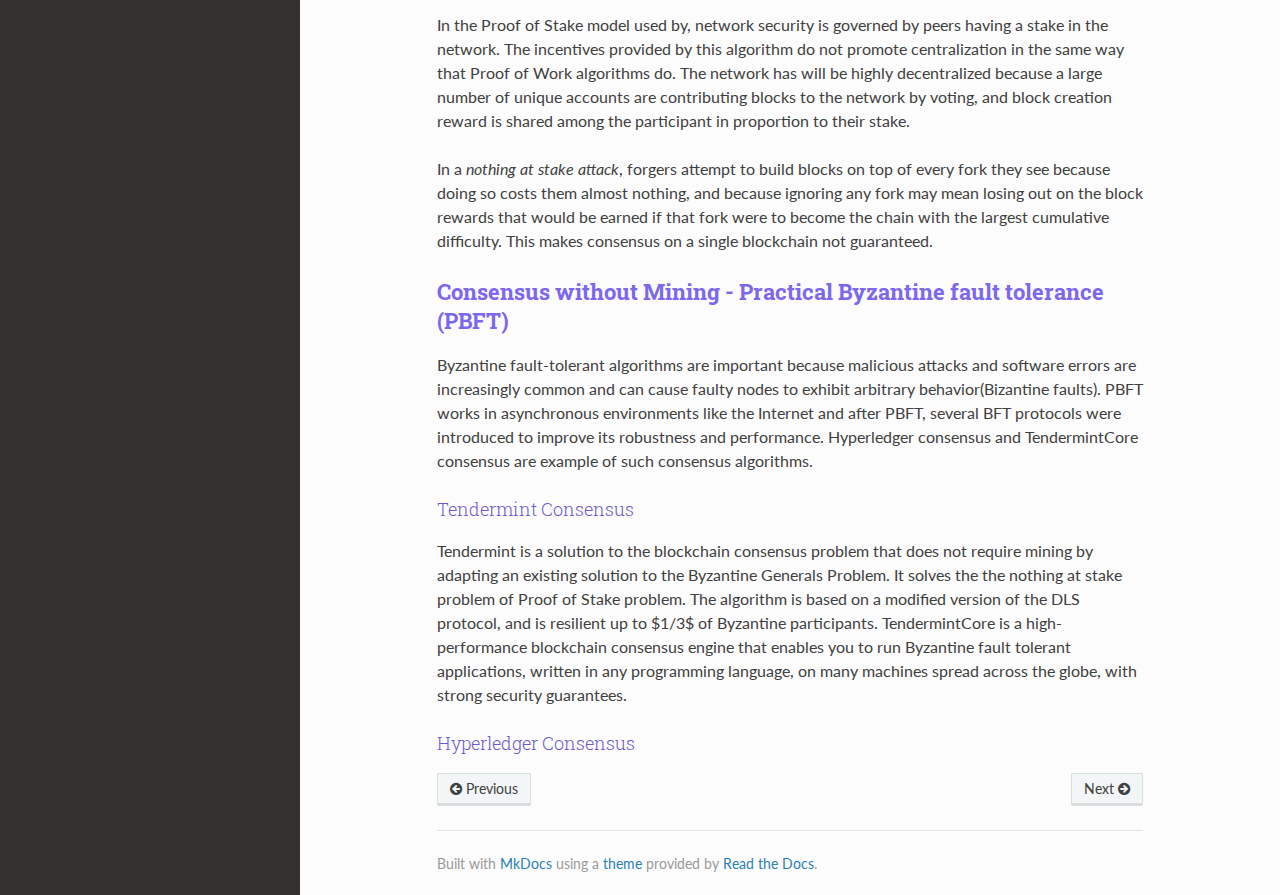
<file: consensustypes/index.html>
<!DOCTYPE html>
<!--[if IE 8]><html class="no-js lt-ie9" lang="en" > <![endif]-->
<!--[if gt IE 8]><!--> <html class="no-js" lang="en" > <!--<![endif]-->
<head>
  <meta charset="utf-8">
  <meta http-equiv="X-UA-Compatible" content="IE=edge">
  <meta name="viewport" content="width=device-width, initial-scale=1.0">
  
  
  
  <title>Consensus - Blockchain</title>
  

  <link rel="shortcut icon" href="../img/favicon.ico">

  
  <link href='https://fonts.googleapis.com/css?family=Lato:400,700|Roboto+Slab:400,700|Inconsolata:400,700' rel='stylesheet' type='text/css'>

  <link rel="stylesheet" href="../css/theme.css" type="text/css" />
  <link rel="stylesheet" href="../css/theme_extra.css" type="text/css" />
  <link rel="stylesheet" href="../css/highlight.css">
  <link href="../css/extra.css" rel="stylesheet">

  
  <script>
    // Current page data
    var mkdocs_page_name = "Consensus";
    var mkdocs_page_input_path = "consensustypes.md";
    var mkdocs_page_url = "/consensustypes/";
  </script>
  
  <script src="../js/jquery-2.1.1.min.js"></script>
  <script src="../js/modernizr-2.8.3.min.js"></script>
  <script type="text/javascript" src="../js/highlight.pack.js"></script>
  <script src="../js/theme.js"></script> 
  <script src="https://cdn.mathjax.org/mathjax/latest/MathJax.js?config=TeX-AMS_HTML"></script>
  <script src="../mathjaxhelper.js"></script>

  
</head>

<body class="wy-body-for-nav" role="document">

  <div class="wy-grid-for-nav">

    
    <nav data-toggle="wy-nav-shift" class="wy-nav-side stickynav">
      <div class="wy-side-nav-search">
        <a href=".." class="icon icon-home"> Blockchain</a>
        <div role="search">
  <form id ="rtd-search-form" class="wy-form" action="../search.html" method="get">
    <input type="text" name="q" placeholder="Search docs" />
  </form>
</div>
      </div>

      <div class="wy-menu wy-menu-vertical" data-spy="affix" role="navigation" aria-label="main navigation">
        <ul class="current">
          
            <li>
    <li class="toctree-l1 ">
        <a class="" href="..">Home</a>
        
    </li>
<li>
          
            <li>
    <li class="toctree-l1 ">
        <a class="" href="../blockchainintro/">Blockchain Introduction</a>
        
    </li>
<li>
          
            <li>
    <li class="toctree-l1 ">
        <a class="" href="../blockchaintypes/">Types of Blockchain</a>
        
    </li>
<li>
          
            <li>
    <li class="toctree-l1 ">
        <a class="" href="../propertiesrequired/">Properties Required for Blockchain</a>
        
    </li>
<li>
          
            <li>
    <li class="toctree-l1 ">
        <a class="" href="../possiblethreats/">Possible Threats</a>
        
    </li>
<li>
          
            <li>
    <li class="toctree-l1 ">
        <a class="" href="../blockchaincapabilities/">Blockchain Capabilities</a>
        
    </li>
<li>
          
            <li>
    <li class="toctree-l1 current">
        <a class="current" href="./">Consensus</a>
        
            <ul>
            
                <li class="toctree-l3"><a href="#consensus-achieved-using-proof-of-work">Consensus achieved using Proof-of-Work.</a></li>
                
            
                <li class="toctree-l3"><a href="#consensus-without-mining-proof-of-stake">Consensus without Mining - Proof of Stake</a></li>
                
            
                <li class="toctree-l3"><a href="#consensus-without-mining-practical-byzantine-fault-tolerance-pbft">Consensus without Mining - Practical Byzantine fault tolerance (PBFT)</a></li>
                
                    <li><a class="toctree-l4" href="#tendermint-consensus">Tendermint Consensus</a></li>
                
                    <li><a class="toctree-l4" href="#hyperledger-consensus">Hyperledger Consensus</a></li>
                
            
            </ul>
        
    </li>
<li>
          
            <li>
    <li class="toctree-l1 ">
        <a class="" href="../smartcontract/">Smart Contract</a>
        
    </li>
<li>
          
            <li>
    <li class="toctree-l1 ">
        <a class="" href="../upcomingprojects/">Upcoming Projects</a>
        
    </li>
<li>
          
        </ul>
      </div>
      &nbsp;
    </nav>

    <section data-toggle="wy-nav-shift" class="wy-nav-content-wrap">

      
      <nav class="wy-nav-top" role="navigation" aria-label="top navigation">
        <i data-toggle="wy-nav-top" class="fa fa-bars"></i>
        <a href="..">Blockchain</a>
      </nav>

      
      <div class="wy-nav-content">
        <div class="rst-content">
          <div role="navigation" aria-label="breadcrumbs navigation">
  <ul class="wy-breadcrumbs">
    <li><a href="..">Docs</a> &raquo;</li>
    
      
    
    <li>Consensus</li>
    <li class="wy-breadcrumbs-aside">
      
    </li>
  </ul>
  <hr/>
</div>
          <div role="main">
            <div class="section">
              
                <h2 id="consensus-achieved-using-proof-of-work">Consensus achieved using Proof-of-Work.</h2>
<ul>
<li>New transactions are broadcast to all nodes.</li>
<li>Each node collects new transactions into a block.</li>
<li>Each node works on finding a difficult proof-of-work for its block.</li>
<li>When a node finds a proof-of-work, it broadcasts the block to all nodes.</li>
<li>Nodes accept the block only if all transactions in it are valid and not already spent.</li>
<li>Nodes express their acceptance of the block by working on creating the next block in the chain, using the hash of the accepted block as the previous hash.</li>
<li>Nodes always consider the longest chain to be the correct one and will keep working on extending it.
<img alt="Consensus" src="../img/fork-0.png" />
<img alt="Consensus" src="../img/fork-1.png" />
<img alt="Consensus" src="../img/fork-2.png" />
<img alt="Consensus" src="../img/fork-3.png" />
<img alt="Consensus" src="../img/fork-4.png" />
<img alt="Consensus" src="../img/fork-5.png" />
<img alt="Consensus" src="../img/fork-6.png" /></li>
</ul>
<p>Cryptocurrencies such as Bitcoin enable users to submit payment transactions without going through a centralized trusted organization. Bitcoin relies on proof-of-work mining to secure consensus which is problematic because mining requires a massive expenditure of energy, confirmation of transactions is slow, and security is difficult to quantify. 
There are proposals to develop new consensus algorithms, such as Proof of Stake consensus and Byzantine fault tolerance consensus.</p>
<h2 id="consensus-without-mining-proof-of-stake">Consensus without Mining - Proof of Stake</h2>
<p>In the Proof of Stake model used by, network security is governed by peers having a stake in the network. The incentives provided by this algorithm do not promote centralization in the same way that Proof of Work algorithms do. The network has will be highly decentralized because a large number of unique accounts are contributing blocks to the network by voting, and block creation reward is shared among the participant in proportion to their stake. </p>
<p>In a <em>nothing at stake attack</em>, forgers attempt to build blocks on top of every fork they see because doing so costs them almost nothing, and because ignoring any fork may mean losing out on the block rewards that would be earned if that fork were to become the chain with the largest cumulative difficulty. This makes consensus on a single blockchain not guaranteed.</p>
<h2 id="consensus-without-mining-practical-byzantine-fault-tolerance-pbft">Consensus without Mining - Practical Byzantine fault tolerance (PBFT)</h2>
<p>Byzantine fault-tolerant algorithms are  important because malicious attacks and software errors are increasingly common and can cause faulty nodes to exhibit arbitrary behavior(Bizantine faults).  PBFT works in asynchronous environments like the Internet and after PBFT, several BFT protocols were introduced to improve its robustness and performance. Hyperledger consensus and TendermintCore consensus are example of such consensus algorithms.</p>
<h3 id="tendermint-consensus">Tendermint Consensus</h3>
<p>Tendermint is a solution to the blockchain consensus problem that does not require mining by adapting an existing solution to the Byzantine Generals Problem. It solves the the nothing at stake problem of Proof of Stake problem.
The algorithm is based on a modified version of the DLS protocol, and is resilient up to $1/3$ of Byzantine participants.
TendermintCore is a high-performance blockchain consensus engine that enables you to run Byzantine fault tolerant applications, written in any programming language, on many machines spread across the globe, with strong security guarantees.</p>
<h3 id="hyperledger-consensus">Hyperledger Consensus</h3>
              
            </div>
          </div>
          <footer>
  
    <div class="rst-footer-buttons" role="navigation" aria-label="footer navigation">
      
        <a href="../smartcontract/" class="btn btn-neutral float-right" title="Smart Contract">Next <span class="icon icon-circle-arrow-right"></span></a>
      
      
        <a href="../blockchaincapabilities/" class="btn btn-neutral" title="Blockchain Capabilities"><span class="icon icon-circle-arrow-left"></span> Previous</a>
      
    </div>
  

  <hr/>

  <div role="contentinfo">
    <!-- Copyright etc -->
    
  </div>

  Built with <a href="http://www.mkdocs.org">MkDocs</a> using a <a href="https://github.com/snide/sphinx_rtd_theme">theme</a> provided by <a href="https://readthedocs.org">Read the Docs</a>.
</footer>
	  
        </div>
      </div>

    </section>

  </div>

<div class="rst-versions" role="note" style="cursor: pointer">
    <span class="rst-current-version" data-toggle="rst-current-version">
      
      
        <span><a href="../blockchaincapabilities/" style="color: #fcfcfc;">&laquo; Previous</a></span>
      
      
        <span style="margin-left: 15px"><a href="../smartcontract/" style="color: #fcfcfc">Next &raquo;</a></span>
      
    </span>
</div>

</body>
</html>
</file>
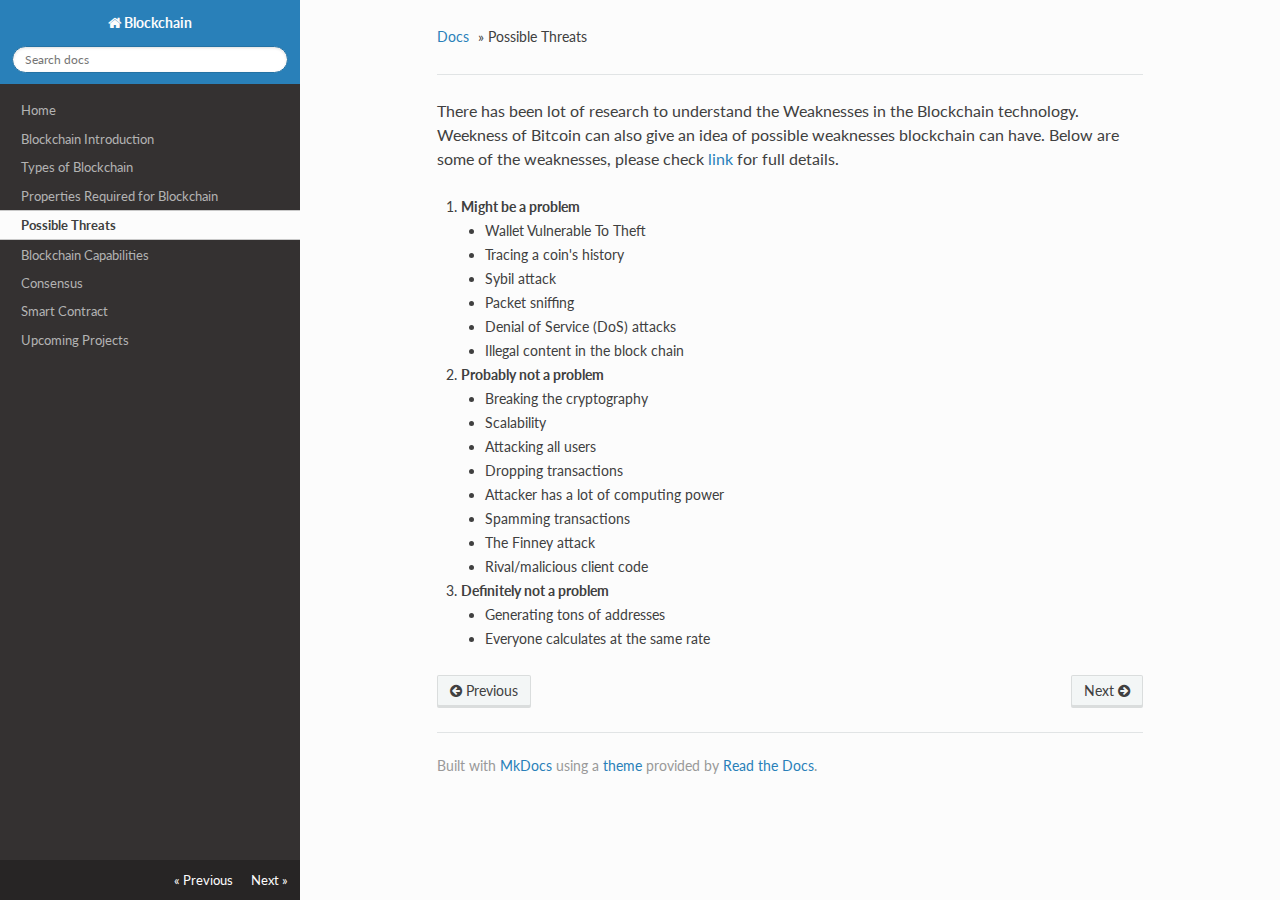
<file: possiblethreats/index.html>
<!DOCTYPE html>
<!--[if IE 8]><html class="no-js lt-ie9" lang="en" > <![endif]-->
<!--[if gt IE 8]><!--> <html class="no-js" lang="en" > <!--<![endif]-->
<head>
  <meta charset="utf-8">
  <meta http-equiv="X-UA-Compatible" content="IE=edge">
  <meta name="viewport" content="width=device-width, initial-scale=1.0">
  
  
  
  <title>Possible Threats - Blockchain</title>
  

  <link rel="shortcut icon" href="../img/favicon.ico">

  
  <link href='https://fonts.googleapis.com/css?family=Lato:400,700|Roboto+Slab:400,700|Inconsolata:400,700' rel='stylesheet' type='text/css'>

  <link rel="stylesheet" href="../css/theme.css" type="text/css" />
  <link rel="stylesheet" href="../css/theme_extra.css" type="text/css" />
  <link rel="stylesheet" href="../css/highlight.css">
  <link href="../css/extra.css" rel="stylesheet">

  
  <script>
    // Current page data
    var mkdocs_page_name = "Possible Threats";
    var mkdocs_page_input_path = "possiblethreats.md";
    var mkdocs_page_url = "/possiblethreats/";
  </script>
  
  <script src="../js/jquery-2.1.1.min.js"></script>
  <script src="../js/modernizr-2.8.3.min.js"></script>
  <script type="text/javascript" src="../js/highlight.pack.js"></script>
  <script src="../js/theme.js"></script> 
  <script src="https://cdn.mathjax.org/mathjax/latest/MathJax.js?config=TeX-AMS_HTML"></script>
  <script src="../mathjaxhelper.js"></script>

  
</head>

<body class="wy-body-for-nav" role="document">

  <div class="wy-grid-for-nav">

    
    <nav data-toggle="wy-nav-shift" class="wy-nav-side stickynav">
      <div class="wy-side-nav-search">
        <a href=".." class="icon icon-home"> Blockchain</a>
        <div role="search">
  <form id ="rtd-search-form" class="wy-form" action="../search.html" method="get">
    <input type="text" name="q" placeholder="Search docs" />
  </form>
</div>
      </div>

      <div class="wy-menu wy-menu-vertical" data-spy="affix" role="navigation" aria-label="main navigation">
        <ul class="current">
          
            <li>
    <li class="toctree-l1 ">
        <a class="" href="..">Home</a>
        
    </li>
<li>
          
            <li>
    <li class="toctree-l1 ">
        <a class="" href="../blockchainintro/">Blockchain Introduction</a>
        
    </li>
<li>
          
            <li>
    <li class="toctree-l1 ">
        <a class="" href="../blockchaintypes/">Types of Blockchain</a>
        
    </li>
<li>
          
            <li>
    <li class="toctree-l1 ">
        <a class="" href="../propertiesrequired/">Properties Required for Blockchain</a>
        
    </li>
<li>
          
            <li>
    <li class="toctree-l1 current">
        <a class="current" href="./">Possible Threats</a>
        
            <ul>
            
            </ul>
        
    </li>
<li>
          
            <li>
    <li class="toctree-l1 ">
        <a class="" href="../blockchaincapabilities/">Blockchain Capabilities</a>
        
    </li>
<li>
          
            <li>
    <li class="toctree-l1 ">
        <a class="" href="../consensustypes/">Consensus</a>
        
    </li>
<li>
          
            <li>
    <li class="toctree-l1 ">
        <a class="" href="../smartcontract/">Smart Contract</a>
        
    </li>
<li>
          
            <li>
    <li class="toctree-l1 ">
        <a class="" href="../upcomingprojects/">Upcoming Projects</a>
        
    </li>
<li>
          
        </ul>
      </div>
      &nbsp;
    </nav>

    <section data-toggle="wy-nav-shift" class="wy-nav-content-wrap">

      
      <nav class="wy-nav-top" role="navigation" aria-label="top navigation">
        <i data-toggle="wy-nav-top" class="fa fa-bars"></i>
        <a href="..">Blockchain</a>
      </nav>

      
      <div class="wy-nav-content">
        <div class="rst-content">
          <div role="navigation" aria-label="breadcrumbs navigation">
  <ul class="wy-breadcrumbs">
    <li><a href="..">Docs</a> &raquo;</li>
    
      
    
    <li>Possible Threats</li>
    <li class="wy-breadcrumbs-aside">
      
    </li>
  </ul>
  <hr/>
</div>
          <div role="main">
            <div class="section">
              
                <p>There has been lot of research to understand the Weaknesses in the Blockchain technology. Weekness of Bitcoin can also give an idea of possible weaknesses blockchain can have. Below are some of the weaknesses, please check <a href="https://en.bitcoin.it/wiki/Weaknesses">link</a> for full details.</p>
<ol>
<li><strong>Might be a problem</strong><ul>
<li>Wallet Vulnerable To Theft</li>
<li>Tracing a coin's history</li>
<li>Sybil attack</li>
<li>Packet sniffing</li>
<li>Denial of Service (DoS) attacks</li>
<li>Illegal content in the block chain</li>
</ul>
</li>
<li><strong>Probably not a problem</strong><ul>
<li>Breaking the cryptography</li>
<li>Scalability</li>
<li>Attacking all users</li>
<li>Dropping transactions</li>
<li>Attacker has a lot of computing power</li>
<li>Spamming transactions</li>
<li>The Finney attack</li>
<li>Rival/malicious client code</li>
</ul>
</li>
<li><strong>Definitely not a problem</strong><ul>
<li>Generating tons of addresses</li>
<li>Everyone calculates at the same rate</li>
</ul>
</li>
</ol>
              
            </div>
          </div>
          <footer>
  
    <div class="rst-footer-buttons" role="navigation" aria-label="footer navigation">
      
        <a href="../blockchaincapabilities/" class="btn btn-neutral float-right" title="Blockchain Capabilities">Next <span class="icon icon-circle-arrow-right"></span></a>
      
      
        <a href="../propertiesrequired/" class="btn btn-neutral" title="Properties Required for Blockchain"><span class="icon icon-circle-arrow-left"></span> Previous</a>
      
    </div>
  

  <hr/>

  <div role="contentinfo">
    <!-- Copyright etc -->
    
  </div>

  Built with <a href="http://www.mkdocs.org">MkDocs</a> using a <a href="https://github.com/snide/sphinx_rtd_theme">theme</a> provided by <a href="https://readthedocs.org">Read the Docs</a>.
</footer>
	  
        </div>
      </div>

    </section>

  </div>

<div class="rst-versions" role="note" style="cursor: pointer">
    <span class="rst-current-version" data-toggle="rst-current-version">
      
      
        <span><a href="../propertiesrequired/" style="color: #fcfcfc;">&laquo; Previous</a></span>
      
      
        <span style="margin-left: 15px"><a href="../blockchaincapabilities/" style="color: #fcfcfc">Next &raquo;</a></span>
      
    </span>
</div>

</body>
</html>
</file>
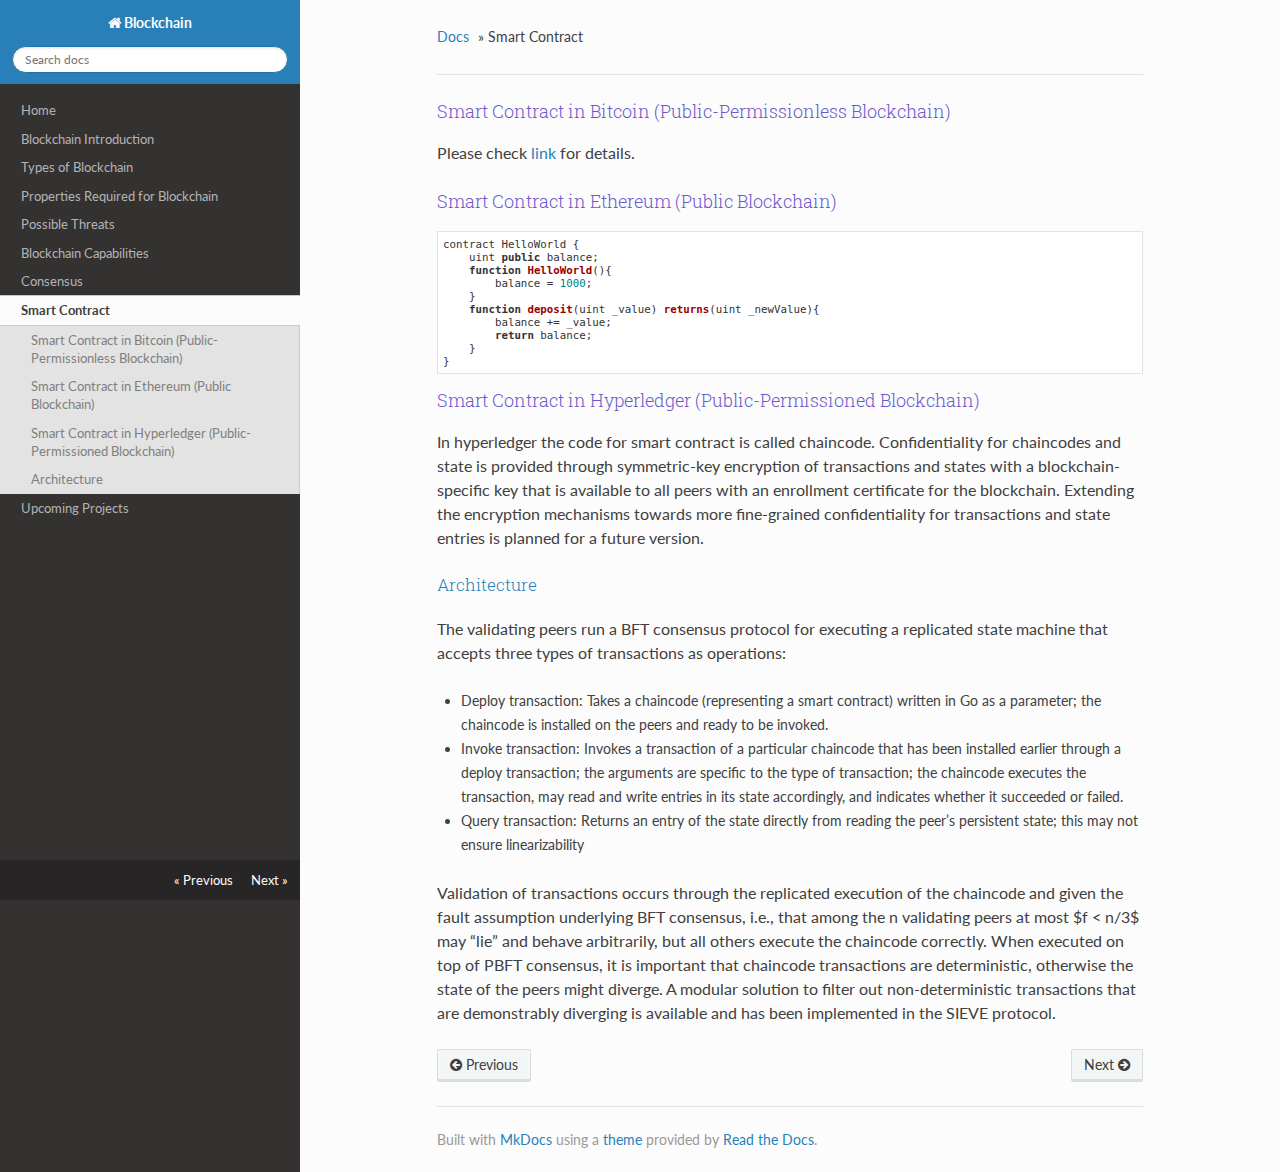
<file: smartcontract/index.html>
<!DOCTYPE html>
<!--[if IE 8]><html class="no-js lt-ie9" lang="en" > <![endif]-->
<!--[if gt IE 8]><!--> <html class="no-js" lang="en" > <!--<![endif]-->
<head>
  <meta charset="utf-8">
  <meta http-equiv="X-UA-Compatible" content="IE=edge">
  <meta name="viewport" content="width=device-width, initial-scale=1.0">
  
  
  
  <title>Smart Contract - Blockchain</title>
  

  <link rel="shortcut icon" href="../img/favicon.ico">

  
  <link href='https://fonts.googleapis.com/css?family=Lato:400,700|Roboto+Slab:400,700|Inconsolata:400,700' rel='stylesheet' type='text/css'>

  <link rel="stylesheet" href="../css/theme.css" type="text/css" />
  <link rel="stylesheet" href="../css/theme_extra.css" type="text/css" />
  <link rel="stylesheet" href="../css/highlight.css">
  <link href="../css/extra.css" rel="stylesheet">

  
  <script>
    // Current page data
    var mkdocs_page_name = "Smart Contract";
    var mkdocs_page_input_path = "smartcontract.md";
    var mkdocs_page_url = "/smartcontract/";
  </script>
  
  <script src="../js/jquery-2.1.1.min.js"></script>
  <script src="../js/modernizr-2.8.3.min.js"></script>
  <script type="text/javascript" src="../js/highlight.pack.js"></script>
  <script src="../js/theme.js"></script> 
  <script src="https://cdn.mathjax.org/mathjax/latest/MathJax.js?config=TeX-AMS_HTML"></script>
  <script src="../mathjaxhelper.js"></script>

  
</head>

<body class="wy-body-for-nav" role="document">

  <div class="wy-grid-for-nav">

    
    <nav data-toggle="wy-nav-shift" class="wy-nav-side stickynav">
      <div class="wy-side-nav-search">
        <a href=".." class="icon icon-home"> Blockchain</a>
        <div role="search">
  <form id ="rtd-search-form" class="wy-form" action="../search.html" method="get">
    <input type="text" name="q" placeholder="Search docs" />
  </form>
</div>
      </div>

      <div class="wy-menu wy-menu-vertical" data-spy="affix" role="navigation" aria-label="main navigation">
        <ul class="current">
          
            <li>
    <li class="toctree-l1 ">
        <a class="" href="..">Home</a>
        
    </li>
<li>
          
            <li>
    <li class="toctree-l1 ">
        <a class="" href="../blockchainintro/">Blockchain Introduction</a>
        
    </li>
<li>
          
            <li>
    <li class="toctree-l1 ">
        <a class="" href="../blockchaintypes/">Types of Blockchain</a>
        
    </li>
<li>
          
            <li>
    <li class="toctree-l1 ">
        <a class="" href="../propertiesrequired/">Properties Required for Blockchain</a>
        
    </li>
<li>
          
            <li>
    <li class="toctree-l1 ">
        <a class="" href="../possiblethreats/">Possible Threats</a>
        
    </li>
<li>
          
            <li>
    <li class="toctree-l1 ">
        <a class="" href="../blockchaincapabilities/">Blockchain Capabilities</a>
        
    </li>
<li>
          
            <li>
    <li class="toctree-l1 ">
        <a class="" href="../consensustypes/">Consensus</a>
        
    </li>
<li>
          
            <li>
    <li class="toctree-l1 current">
        <a class="current" href="./">Smart Contract</a>
        
            <ul>
            
                <li class="toctree-l3"><a href="#smart-contract-in-bitcoin-public-permissionless-blockchain">Smart Contract in Bitcoin (Public-Permissionless Blockchain)</a></li>
                
            
                <li class="toctree-l3"><a href="#smart-contract-in-ethereum-public-blockchain">Smart Contract in Ethereum (Public Blockchain)</a></li>
                
            
                <li class="toctree-l3"><a href="#smart-contract-in-hyperledger-public-permissioned-blockchain">Smart Contract in Hyperledger (Public-Permissioned Blockchain)</a></li>
                
                    <li><a class="toctree-l4" href="#architecture">Architecture</a></li>
                
            
            </ul>
        
    </li>
<li>
          
            <li>
    <li class="toctree-l1 ">
        <a class="" href="../upcomingprojects/">Upcoming Projects</a>
        
    </li>
<li>
          
        </ul>
      </div>
      &nbsp;
    </nav>

    <section data-toggle="wy-nav-shift" class="wy-nav-content-wrap">

      
      <nav class="wy-nav-top" role="navigation" aria-label="top navigation">
        <i data-toggle="wy-nav-top" class="fa fa-bars"></i>
        <a href="..">Blockchain</a>
      </nav>

      
      <div class="wy-nav-content">
        <div class="rst-content">
          <div role="navigation" aria-label="breadcrumbs navigation">
  <ul class="wy-breadcrumbs">
    <li><a href="..">Docs</a> &raquo;</li>
    
      
    
    <li>Smart Contract</li>
    <li class="wy-breadcrumbs-aside">
      
    </li>
  </ul>
  <hr/>
</div>
          <div role="main">
            <div class="section">
              
                <h3 id="smart-contract-in-bitcoin-public-permissionless-blockchain">Smart Contract in Bitcoin (Public-Permissionless Blockchain)</h3>
<p>Please check <a href="https://en.bitcoin.it/wiki/Contract">link</a> for details.</p>
<h3 id="smart-contract-in-ethereum-public-blockchain">Smart Contract in Ethereum (Public Blockchain)</h3>
<pre><code>contract HelloWorld {
    uint public balance;
    function HelloWorld(){
        balance = 1000;
    }
    function deposit(uint _value) returns(uint _newValue){
        balance += _value;
        return balance;
    }
}
</code></pre>

<h3 id="smart-contract-in-hyperledger-public-permissioned-blockchain">Smart Contract in Hyperledger (Public-Permissioned Blockchain)</h3>
<p>In hyperledger the code for smart contract is called chaincode. Confidentiality for chaincodes and state is provided through symmetric-key encryption of transactions and states with a blockchain-specific key that is available to all peers with an enrollment certificate for the blockchain. Extending the encryption mechanisms towards more fine-grained confidentiality for transactions and state entries is planned for a future version.</p>
<h4 id="architecture">Architecture</h4>
<p>The validating peers run a BFT consensus protocol for executing a replicated state
machine that accepts three types of transactions as operations:</p>
<ul>
<li>Deploy transaction: Takes a chaincode (representing a smart contract) written in Go as a parameter; the
chaincode is installed on the peers and ready to be invoked.</li>
<li>Invoke transaction: Invokes a transaction of a particular chaincode that has been installed earlier through
a deploy transaction; the arguments are specific to the type of transaction; the chaincode executes the
transaction, may read and write entries in its state accordingly, and indicates whether it succeeded or
failed.</li>
<li>Query transaction: Returns an entry of the state directly from reading the peer’s persistent state; this
may not ensure linearizability</li>
</ul>
<p>Validation of transactions occurs through the replicated execution of the chaincode and given the fault assumption underlying BFT consensus, i.e., that among the n validating peers at most  $f &lt; n/3$  may “lie” and behave arbitrarily, but all others execute the chaincode correctly. When executed on top of PBFT consensus, it is important that chaincode transactions are deterministic, otherwise the state of the peers might diverge. A modular solution to filter out non-deterministic transactions that are demonstrably diverging is available and has been implemented in the SIEVE protocol.</p>
              
            </div>
          </div>
          <footer>
  
    <div class="rst-footer-buttons" role="navigation" aria-label="footer navigation">
      
        <a href="../upcomingprojects/" class="btn btn-neutral float-right" title="Upcoming Projects">Next <span class="icon icon-circle-arrow-right"></span></a>
      
      
        <a href="../consensustypes/" class="btn btn-neutral" title="Consensus"><span class="icon icon-circle-arrow-left"></span> Previous</a>
      
    </div>
  

  <hr/>

  <div role="contentinfo">
    <!-- Copyright etc -->
    
  </div>

  Built with <a href="http://www.mkdocs.org">MkDocs</a> using a <a href="https://github.com/snide/sphinx_rtd_theme">theme</a> provided by <a href="https://readthedocs.org">Read the Docs</a>.
</footer>
	  
        </div>
      </div>

    </section>

  </div>

<div class="rst-versions" role="note" style="cursor: pointer">
    <span class="rst-current-version" data-toggle="rst-current-version">
      
      
        <span><a href="../consensustypes/" style="color: #fcfcfc;">&laquo; Previous</a></span>
      
      
        <span style="margin-left: 15px"><a href="../upcomingprojects/" style="color: #fcfcfc">Next &raquo;</a></span>
      
    </span>
</div>

</body>
</html>
</file>
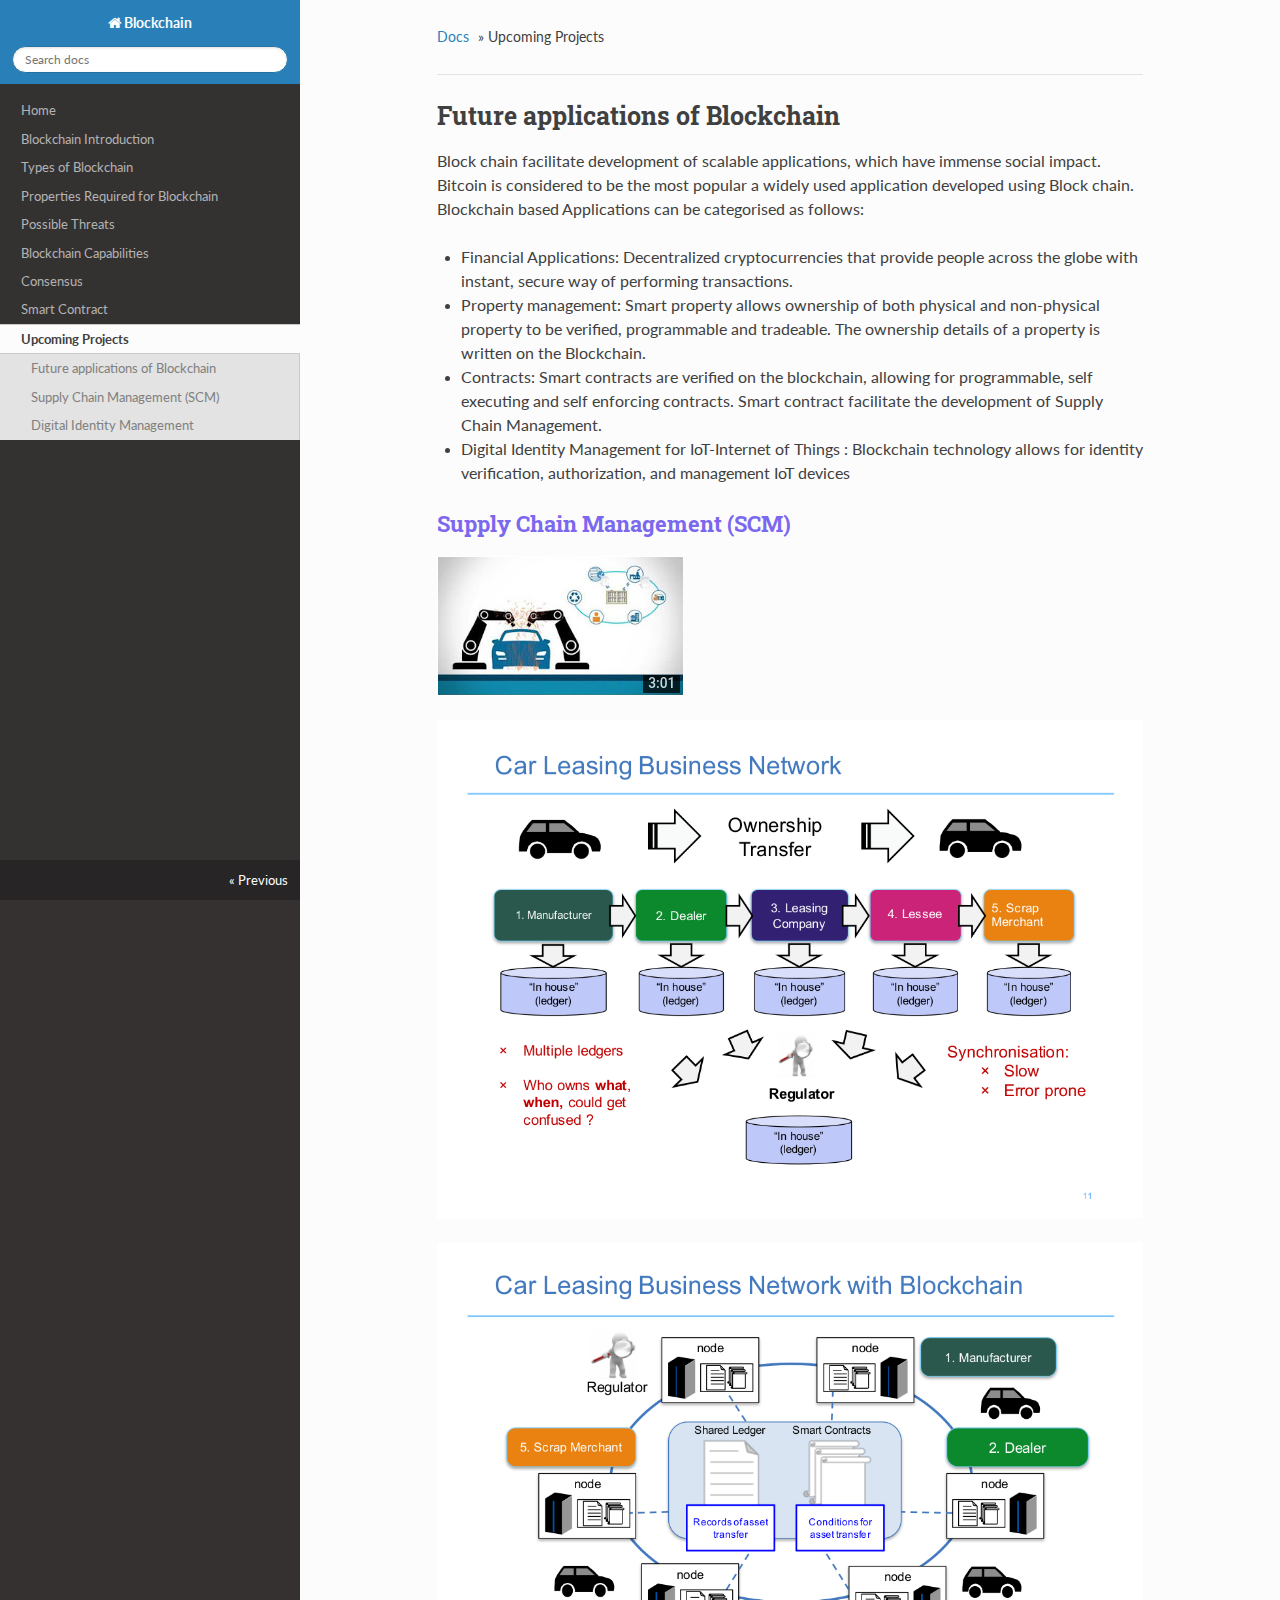
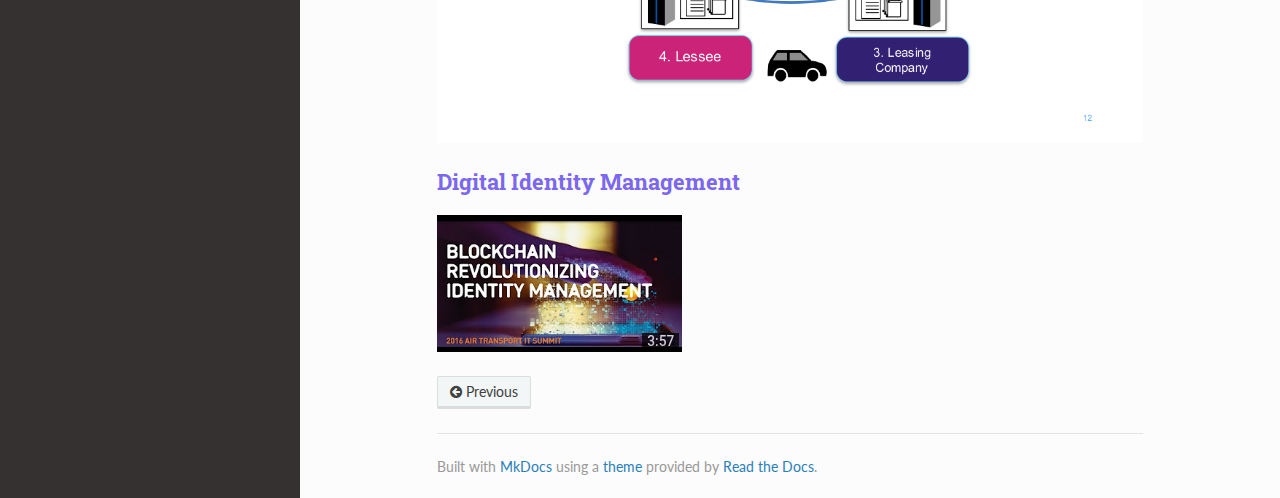
<file: upcomingprojects/index.html>
<!DOCTYPE html>
<!--[if IE 8]><html class="no-js lt-ie9" lang="en" > <![endif]-->
<!--[if gt IE 8]><!--> <html class="no-js" lang="en" > <!--<![endif]-->
<head>
  <meta charset="utf-8">
  <meta http-equiv="X-UA-Compatible" content="IE=edge">
  <meta name="viewport" content="width=device-width, initial-scale=1.0">
  
  
  
  <title>Upcoming Projects - Blockchain</title>
  

  <link rel="shortcut icon" href="../img/favicon.ico">

  
  <link href='https://fonts.googleapis.com/css?family=Lato:400,700|Roboto+Slab:400,700|Inconsolata:400,700' rel='stylesheet' type='text/css'>

  <link rel="stylesheet" href="../css/theme.css" type="text/css" />
  <link rel="stylesheet" href="../css/theme_extra.css" type="text/css" />
  <link rel="stylesheet" href="../css/highlight.css">
  <link href="../css/extra.css" rel="stylesheet">

  
  <script>
    // Current page data
    var mkdocs_page_name = "Upcoming Projects";
    var mkdocs_page_input_path = "upcomingprojects.md";
    var mkdocs_page_url = "/upcomingprojects/";
  </script>
  
  <script src="../js/jquery-2.1.1.min.js"></script>
  <script src="../js/modernizr-2.8.3.min.js"></script>
  <script type="text/javascript" src="../js/highlight.pack.js"></script>
  <script src="../js/theme.js"></script> 
  <script src="https://cdn.mathjax.org/mathjax/latest/MathJax.js?config=TeX-AMS_HTML"></script>
  <script src="../mathjaxhelper.js"></script>

  
</head>

<body class="wy-body-for-nav" role="document">

  <div class="wy-grid-for-nav">

    
    <nav data-toggle="wy-nav-shift" class="wy-nav-side stickynav">
      <div class="wy-side-nav-search">
        <a href=".." class="icon icon-home"> Blockchain</a>
        <div role="search">
  <form id ="rtd-search-form" class="wy-form" action="../search.html" method="get">
    <input type="text" name="q" placeholder="Search docs" />
  </form>
</div>
      </div>

      <div class="wy-menu wy-menu-vertical" data-spy="affix" role="navigation" aria-label="main navigation">
        <ul class="current">
          
            <li>
    <li class="toctree-l1 ">
        <a class="" href="..">Home</a>
        
    </li>
<li>
          
            <li>
    <li class="toctree-l1 ">
        <a class="" href="../blockchainintro/">Blockchain Introduction</a>
        
    </li>
<li>
          
            <li>
    <li class="toctree-l1 ">
        <a class="" href="../blockchaintypes/">Types of Blockchain</a>
        
    </li>
<li>
          
            <li>
    <li class="toctree-l1 ">
        <a class="" href="../propertiesrequired/">Properties Required for Blockchain</a>
        
    </li>
<li>
          
            <li>
    <li class="toctree-l1 ">
        <a class="" href="../possiblethreats/">Possible Threats</a>
        
    </li>
<li>
          
            <li>
    <li class="toctree-l1 ">
        <a class="" href="../blockchaincapabilities/">Blockchain Capabilities</a>
        
    </li>
<li>
          
            <li>
    <li class="toctree-l1 ">
        <a class="" href="../consensustypes/">Consensus</a>
        
    </li>
<li>
          
            <li>
    <li class="toctree-l1 ">
        <a class="" href="../smartcontract/">Smart Contract</a>
        
    </li>
<li>
          
            <li>
    <li class="toctree-l1 current">
        <a class="current" href="./">Upcoming Projects</a>
        
            <ul>
            
                <li class="toctree-l3"><a href="#future-applications-of-blockchain">Future applications of Blockchain</a></li>
                
                    <li><a class="toctree-l4" href="#supply-chain-management-scm">Supply Chain Management (SCM)</a></li>
                
                    <li><a class="toctree-l4" href="#digital-identity-management">Digital Identity Management</a></li>
                
            
            </ul>
        
    </li>
<li>
          
        </ul>
      </div>
      &nbsp;
    </nav>

    <section data-toggle="wy-nav-shift" class="wy-nav-content-wrap">

      
      <nav class="wy-nav-top" role="navigation" aria-label="top navigation">
        <i data-toggle="wy-nav-top" class="fa fa-bars"></i>
        <a href="..">Blockchain</a>
      </nav>

      
      <div class="wy-nav-content">
        <div class="rst-content">
          <div role="navigation" aria-label="breadcrumbs navigation">
  <ul class="wy-breadcrumbs">
    <li><a href="..">Docs</a> &raquo;</li>
    
      
    
    <li>Upcoming Projects</li>
    <li class="wy-breadcrumbs-aside">
      
    </li>
  </ul>
  <hr/>
</div>
          <div role="main">
            <div class="section">
              
                <h1 id="future-applications-of-blockchain">Future applications of Blockchain</h1>
<p>Block chain facilitate development of scalable applications, which have immense social impact. Bitcoin is considered to be the most popular a widely used application developed using Block chain. Blockchain based Applications can be categorised as follows:</p>
<ul>
<li>
<p>Financial Applications: Decentralized cryptocurrencies that provide people across the globe with instant, secure way of performing transactions.</p>
</li>
<li>
<p>Property management: Smart property allows ownership of both physical and non-physical property to be verified, programmable and tradeable. The ownership details of a property is written on the Blockchain.</p>
</li>
<li>
<p>Contracts: Smart contracts are verified on the blockchain, allowing for programmable, self executing and self enforcing contracts. Smart contract facilitate the development of Supply Chain Management. </p>
</li>
<li>
<p>Digital Identity Management  for IoT-Internet of Things : Blockchain technology allows for identity verification, authorization, and management IoT devices</p>
</li>
</ul>
<h2 id="supply-chain-management-scm">Supply Chain Management (SCM)</h2>
<p><a href="https://www.youtube.com/watch?v=IgNfoQQ5Reg" title="IBM Blockchain Car Lease Demo"><img alt="Supply Chain Management" src="../img/IBMBlockchainCarLeaseDemo.png" /></a></p>
<p><img alt="Car leasing network without Blockchain" src="../img/withoutBlockchain.png" /></p>
<p><img alt="Car leasing network with Blockchain" src="../img/withBlockchain.png" /></p>
<h2 id="digital-identity-management">Digital Identity Management</h2>
<p><a href="https://www.youtube.com/watch?v=Uhjj-PwPXGM" title="Blockchain revolutionizing identity management - Armin Ebrahimi"><img alt="Identity Management" src="../img/identitymanagement-ArminEbrahimi.png" /></a> </p>
              
            </div>
          </div>
          <footer>
  
    <div class="rst-footer-buttons" role="navigation" aria-label="footer navigation">
      
      
        <a href="../smartcontract/" class="btn btn-neutral" title="Smart Contract"><span class="icon icon-circle-arrow-left"></span> Previous</a>
      
    </div>
  

  <hr/>

  <div role="contentinfo">
    <!-- Copyright etc -->
    
  </div>

  Built with <a href="http://www.mkdocs.org">MkDocs</a> using a <a href="https://github.com/snide/sphinx_rtd_theme">theme</a> provided by <a href="https://readthedocs.org">Read the Docs</a>.
</footer>
	  
        </div>
      </div>

    </section>

  </div>

<div class="rst-versions" role="note" style="cursor: pointer">
    <span class="rst-current-version" data-toggle="rst-current-version">
      
      
        <span><a href="../smartcontract/" style="color: #fcfcfc;">&laquo; Previous</a></span>
      
      
    </span>
</div>

</body>
</html>
</file>
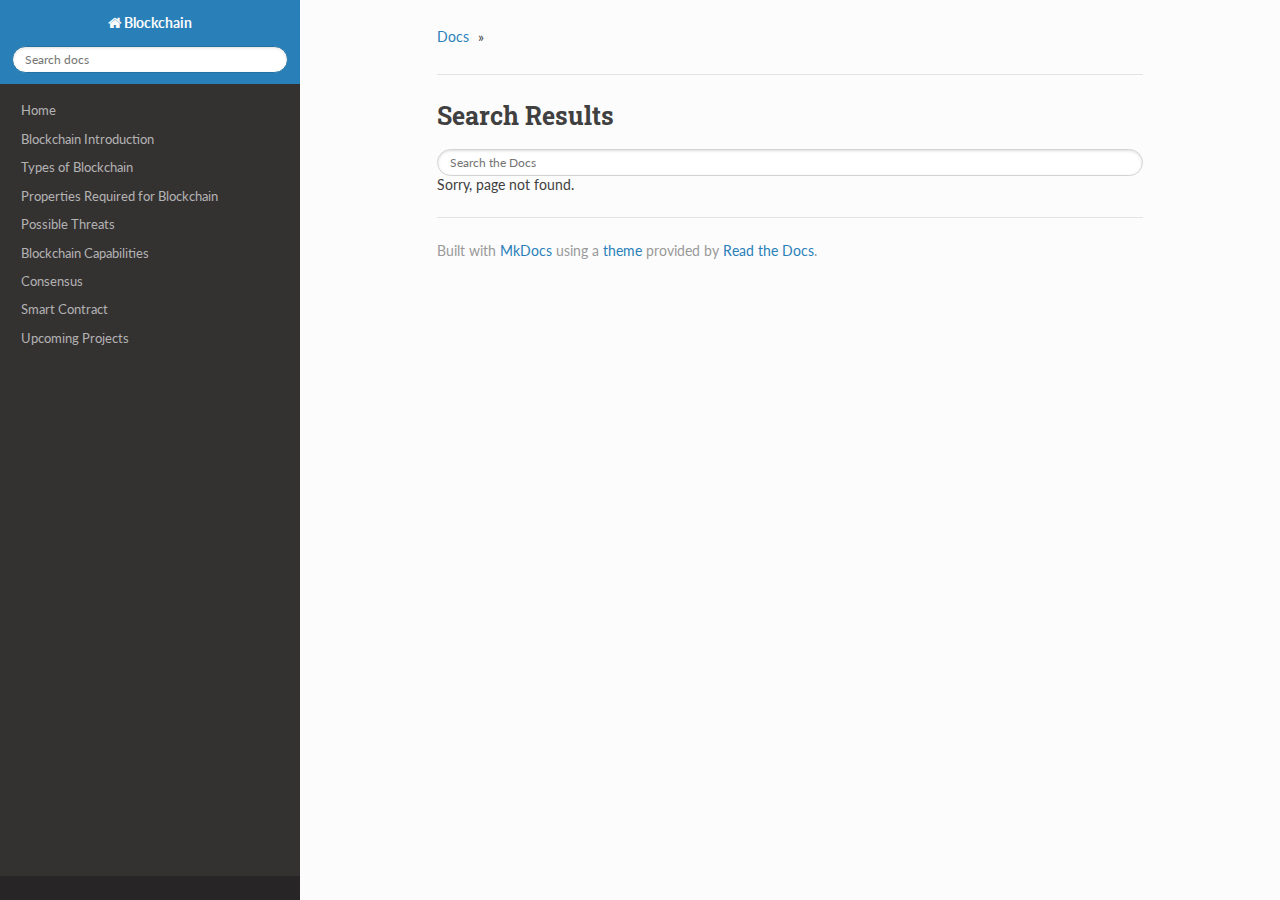
<file: search.html>
<!DOCTYPE html>
<!--[if IE 8]><html class="no-js lt-ie9" lang="en" > <![endif]-->
<!--[if gt IE 8]><!--> <html class="no-js" lang="en" > <!--<![endif]-->
<head>
  <meta charset="utf-8">
  <meta http-equiv="X-UA-Compatible" content="IE=edge">
  <meta name="viewport" content="width=device-width, initial-scale=1.0">
  
  
  
  <title>Blockchain</title>
  

  <link rel="shortcut icon" href="./img/favicon.ico">

  
  <link href='https://fonts.googleapis.com/css?family=Lato:400,700|Roboto+Slab:400,700|Inconsolata:400,700' rel='stylesheet' type='text/css'>

  <link rel="stylesheet" href="./css/theme.css" type="text/css" />
  <link rel="stylesheet" href="./css/theme_extra.css" type="text/css" />
  <link rel="stylesheet" href="./css/highlight.css">
  <link href="./css/extra.css" rel="stylesheet">

  
  <script src="./js/jquery-2.1.1.min.js"></script>
  <script src="./js/modernizr-2.8.3.min.js"></script>
  <script type="text/javascript" src="./js/highlight.pack.js"></script>
  <script src="./js/theme.js"></script>
  <script>var base_url = '.';</script>
  <script data-main="./mkdocs/js/search.js" src="./mkdocs/js/require.js"></script>

  <script src="https://cdn.mathjax.org/mathjax/latest/MathJax.js?config=TeX-AMS_HTML"></script>
  <script src="./mathjaxhelper.js"></script>

  
</head>

<body class="wy-body-for-nav" role="document">

  <div class="wy-grid-for-nav">

    
    <nav data-toggle="wy-nav-shift" class="wy-nav-side stickynav">
      <div class="wy-side-nav-search">
        <a href="." class="icon icon-home"> Blockchain</a>
        <div role="search">
  <form id ="rtd-search-form" class="wy-form" action="./search.html" method="get">
    <input type="text" name="q" placeholder="Search docs" />
  </form>
</div>
      </div>

      <div class="wy-menu wy-menu-vertical" data-spy="affix" role="navigation" aria-label="main navigation">
        <ul class="current">
          
            <li>
    <li class="toctree-l1 ">
        <a class="" href=".">Home</a>
        
    </li>
<li>
          
            <li>
    <li class="toctree-l1 ">
        <a class="" href="blockchainintro/">Blockchain Introduction</a>
        
    </li>
<li>
          
            <li>
    <li class="toctree-l1 ">
        <a class="" href="blockchaintypes/">Types of Blockchain</a>
        
    </li>
<li>
          
            <li>
    <li class="toctree-l1 ">
        <a class="" href="propertiesrequired/">Properties Required for Blockchain</a>
        
    </li>
<li>
          
            <li>
    <li class="toctree-l1 ">
        <a class="" href="possiblethreats/">Possible Threats</a>
        
    </li>
<li>
          
            <li>
    <li class="toctree-l1 ">
        <a class="" href="blockchaincapabilities/">Blockchain Capabilities</a>
        
    </li>
<li>
          
            <li>
    <li class="toctree-l1 ">
        <a class="" href="consensustypes/">Consensus</a>
        
    </li>
<li>
          
            <li>
    <li class="toctree-l1 ">
        <a class="" href="smartcontract/">Smart Contract</a>
        
    </li>
<li>
          
            <li>
    <li class="toctree-l1 ">
        <a class="" href="upcomingprojects/">Upcoming Projects</a>
        
    </li>
<li>
          
        </ul>
      </div>
      &nbsp;
    </nav>

    <section data-toggle="wy-nav-shift" class="wy-nav-content-wrap">

      
      <nav class="wy-nav-top" role="navigation" aria-label="top navigation">
        <i data-toggle="wy-nav-top" class="fa fa-bars"></i>
        <a href=".">Blockchain</a>
      </nav>

      
      <div class="wy-nav-content">
        <div class="rst-content">
          <div role="navigation" aria-label="breadcrumbs navigation">
  <ul class="wy-breadcrumbs">
    <li><a href=".">Docs</a> &raquo;</li>
    
    
    <li class="wy-breadcrumbs-aside">
      
    </li>
  </ul>
  <hr/>
</div>
          <div role="main">
            <div class="section">
              

  <h1 id="search">Search Results</h1>

  <form id="content_search" action="search.html">
    <span role="status" aria-live="polite" class="ui-helper-hidden-accessible"></span>
    <input name="q" id="mkdocs-search-query" type="text" class="search_input search-query ui-autocomplete-input" placeholder="Search the Docs" autocomplete="off" autofocus>
  </form>

  <div id="mkdocs-search-results">
    Sorry, page not found.
  </div>


            </div>
          </div>
          <footer>
  

  <hr/>

  <div role="contentinfo">
    <!-- Copyright etc -->
    
  </div>

  Built with <a href="http://www.mkdocs.org">MkDocs</a> using a <a href="https://github.com/snide/sphinx_rtd_theme">theme</a> provided by <a href="https://readthedocs.org">Read the Docs</a>.
</footer>
	  
        </div>
      </div>

    </section>

  </div>

<div class="rst-versions" role="note" style="cursor: pointer">
    <span class="rst-current-version" data-toggle="rst-current-version">
      
      
      
    </span>
</div>

</body>
</html>
</file>
<file: css/theme.css>
/*
 * This file is copied from the upstream ReadTheDocs Sphinx
 * theme. To aid upgradability this file should *not* be edited.
 * modifications we need should be included in theme_extra.css.
 *
 * https://github.com/rtfd/readthedocs.org/blob/master/media/css/sphinx_rtd_theme.css
 */

*{-webkit-box-sizing:border-box;-moz-box-sizing:border-box;box-sizing:border-box}article,aside,details,figcaption,figure,footer,header,hgroup,nav,section{display:block}audio,canvas,video{display:inline-block;*display:inline;*zoom:1}audio:not([controls]){display:none}[hidden]{display:none}*{-webkit-box-sizing:border-box;-moz-box-sizing:border-box;box-sizing:border-box}html{font-size:100%;-webkit-text-size-adjust:100%;-ms-text-size-adjust:100%}body{margin:0}a:hover,a:active{outline:0}abbr[title]{border-bottom:1px dotted}b,strong{font-weight:bold}blockquote{margin:0}dfn{font-style:italic}ins{background:#ff9;color:#000;text-decoration:none}mark{background:#ff0;color:#000;font-style:italic;font-weight:bold}pre,code,.rst-content tt,kbd,samp{font-family:monospace,serif;_font-family:"courier new",monospace;font-size:1em}pre{white-space:pre}q{quotes:none}q:before,q:after{content:"";content:none}small{font-size:85%}sub,sup{font-size:75%;line-height:0;position:relative;vertical-align:baseline}sup{top:-0.5em}sub{bottom:-0.25em}ul,ol,dl{margin:0;padding:0;list-style:none;list-style-image:none}li{list-style:none}dd{margin:0}img{border:0;-ms-interpolation-mode:bicubic;vertical-align:middle;max-width:100%}svg:not(:root){overflow:hidden}figure{margin:0}form{margin:0}fieldset{border:0;margin:0;padding:0}label{cursor:pointer}legend{border:0;*margin-left:-7px;padding:0;white-space:normal}button,input,select,textarea{font-size:100%;margin:0;vertical-align:baseline;*vertical-align:middle}button,input{line-height:normal}button,input[type="button"],input[type="reset"],input[type="submit"]{cursor:pointer;-webkit-appearance:button;*overflow:visible}button[disabled],input[disabled]{cursor:default}input[type="checkbox"],input[type="radio"]{box-sizing:border-box;padding:0;*width:13px;*height:13px}input[type="search"]{-webkit-appearance:textfield;-moz-box-sizing:content-box;-webkit-box-sizing:content-box;box-sizing:content-box}input[type="search"]::-webkit-search-decoration,input[type="search"]::-webkit-search-cancel-button{-webkit-appearance:none}button::-moz-focus-inner,input::-moz-focus-inner{border:0;padding:0}textarea{overflow:auto;vertical-align:top;resize:vertical}table{border-collapse:collapse;border-spacing:0}td{vertical-align:top}.chromeframe{margin:0.2em 0;background:#ccc;color:#000;padding:0.2em 0}.ir{display:block;border:0;text-indent:-999em;overflow:hidden;background-color:transparent;background-repeat:no-repeat;text-align:left;direction:ltr;*line-height:0}.ir br{display:none}.hidden{display:none !important;visibility:hidden}.visuallyhidden{border:0;clip:rect(0 0 0 0);height:1px;margin:-1px;overflow:hidden;padding:0;position:absolute;width:1px}.visuallyhidden.focusable:active,.visuallyhidden.focusable:focus{clip:auto;height:auto;margin:0;overflow:visible;position:static;width:auto}.invisible{visibility:hidden}.relative{position:relative}big,small{font-size:100%}@media print{html,body,section{background:none !important}*{box-shadow:none !important;text-shadow:none !important;filter:none !important;-ms-filter:none !important}a,a:visited{text-decoration:underline}.ir a:after,a[href^="javascript:"]:after,a[href^="#"]:after{content:""}pre,blockquote{page-break-inside:avoid}thead{display:table-header-group}tr,img{page-break-inside:avoid}img{max-width:100% !important}@page{margin:0.5cm}p,h2,h3{orphans:3;widows:3}h2,h3{page-break-after:avoid}}.fa:before,.rst-content .admonition-title:before,.rst-content h1 .headerlink:before,.rst-content h2 .headerlink:before,.rst-content h3 .headerlink:before,.rst-content h4 .headerlink:before,.rst-content h5 .headerlink:before,.rst-content h6 .headerlink:before,.rst-content dl dt .headerlink:before,.icon:before,.wy-dropdown .caret:before,.wy-inline-validate.wy-inline-validate-success .wy-input-context:before,.wy-inline-validate.wy-inline-validate-danger .wy-input-context:before,.wy-inline-validate.wy-inline-validate-warning .wy-input-context:before,.wy-inline-validate.wy-inline-validate-info .wy-input-context:before,.wy-alert,.rst-content .note,.rst-content .attention,.rst-content .caution,.rst-content .danger,.rst-content .error,.rst-content .hint,.rst-content .important,.rst-content .tip,.rst-content .warning,.rst-content .seealso,.rst-content .admonition-todo,.btn,input[type="text"],input[type="password"],input[type="email"],input[type="url"],input[type="date"],input[type="month"],input[type="time"],input[type="datetime"],input[type="datetime-local"],input[type="week"],input[type="number"],input[type="search"],input[type="tel"],input[type="color"],select,textarea,.wy-menu-vertical li.on a,.wy-menu-vertical li.current>a,.wy-side-nav-search>a,.wy-side-nav-search .wy-dropdown>a,.wy-nav-top a{-webkit-font-smoothing:antialiased}.clearfix{*zoom:1}.clearfix:before,.clearfix:after{display:table;content:""}.clearfix:after{clear:both}/*!
 *  Font Awesome 4.1.0 by @davegandy - http://fontawesome.io - @fontawesome
 *  License - http://fontawesome.io/license (Font: SIL OFL 1.1, CSS: MIT License)
 */@font-face{font-family:'FontAwesome';src:url("../fonts/fontawesome-webfont.eot?v=4.1.0");src:url("../fonts/fontawesome-webfont.eot?#iefix&v=4.1.0") format("embedded-opentype"),url("../fonts/fontawesome-webfont.woff?v=4.1.0") format("woff"),url("../fonts/fontawesome-webfont.ttf?v=4.1.0") format("truetype"),url("../fonts/fontawesome-webfont.svg?v=4.1.0#fontawesomeregular") format("svg");font-weight:normal;font-style:normal}.fa,.rst-content .admonition-title,.rst-content h1 .headerlink,.rst-content h2 .headerlink,.rst-content h3 .headerlink,.rst-content h4 .headerlink,.rst-content h5 .headerlink,.rst-content h6 .headerlink,.rst-content dl dt .headerlink,.icon{display:inline-block;font-family:FontAwesome;font-style:normal;font-weight:normal;line-height:1;-webkit-font-smoothing:antialiased;-moz-osx-font-smoothing:grayscale}.fa-lg{font-size:1.33333em;line-height:0.75em;vertical-align:-15%}.fa-2x{font-size:2em}.fa-3x{font-size:3em}.fa-4x{font-size:4em}.fa-5x{font-size:5em}.fa-fw{width:1.28571em;text-align:center}.fa-ul{padding-left:0;margin-left:2.14286em;list-style-type:none}.fa-ul>li{position:relative}.fa-li{position:absolute;left:-2.14286em;width:2.14286em;top:0.14286em;text-align:center}.fa-li.fa-lg{left:-1.85714em}.fa-border{padding:.2em .25em .15em;border:solid 0.08em #eee;border-radius:.1em}.pull-right{float:right}.pull-left{float:left}.fa.pull-left,.rst-content .pull-left.admonition-title,.rst-content h1 .pull-left.headerlink,.rst-content h2 .pull-left.headerlink,.rst-content h3 .pull-left.headerlink,.rst-content h4 .pull-left.headerlink,.rst-content h5 .pull-left.headerlink,.rst-content h6 .pull-left.headerlink,.rst-content dl dt .pull-left.headerlink,.pull-left.icon{margin-right:.3em}.fa.pull-right,.rst-content .pull-right.admonition-title,.rst-content h1 .pull-right.headerlink,.rst-content h2 .pull-right.headerlink,.rst-content h3 .pull-right.headerlink,.rst-content h4 .pull-right.headerlink,.rst-content h5 .pull-right.headerlink,.rst-content h6 .pull-right.headerlink,.rst-content dl dt .pull-right.headerlink,.pull-right.icon{margin-left:.3em}.fa-spin{-webkit-animation:spin 2s infinite linear;-moz-animation:spin 2s infinite linear;-o-animation:spin 2s infinite linear;animation:spin 2s infinite linear}@-moz-keyframes spin{0%{-moz-transform:rotate(0deg)}100%{-moz-transform:rotate(359deg)}}@-webkit-keyframes spin{0%{-webkit-transform:rotate(0deg)}100%{-webkit-transform:rotate(359deg)}}@-o-keyframes spin{0%{-o-transform:rotate(0deg)}100%{-o-transform:rotate(359deg)}}@keyframes spin{0%{-webkit-transform:rotate(0deg);transform:rotate(0deg)}100%{-webkit-transform:rotate(359deg);transform:rotate(359deg)}}.fa-rotate-90{filter:progid:DXImageTransform.Microsoft.BasicImage(rotation=1);-webkit-transform:rotate(90deg);-moz-transform:rotate(90deg);-ms-transform:rotate(90deg);-o-transform:rotate(90deg);transform:rotate(90deg)}.fa-rotate-180{filter:progid:DXImageTransform.Microsoft.BasicImage(rotation=2);-webkit-transform:rotate(180deg);-moz-transform:rotate(180deg);-ms-transform:rotate(180deg);-o-transform:rotate(180deg);transform:rotate(180deg)}.fa-rotate-270{filter:progid:DXImageTransform.Microsoft.BasicImage(rotation=3);-webkit-transform:rotate(270deg);-moz-transform:rotate(270deg);-ms-transform:rotate(270deg);-o-transform:rotate(270deg);transform:rotate(270deg)}.fa-flip-horizontal{filter:progid:DXImageTransform.Microsoft.BasicImage(rotation=0);-webkit-transform:scale(-1, 1);-moz-transform:scale(-1, 1);-ms-transform:scale(-1, 1);-o-transform:scale(-1, 1);transform:scale(-1, 1)}.fa-flip-vertical{filter:progid:DXImageTransform.Microsoft.BasicImage(rotation=2);-webkit-transform:scale(1, -1);-moz-transform:scale(1, -1);-ms-transform:scale(1, -1);-o-transform:scale(1, -1);transform:scale(1, -1)}.fa-stack{position:relative;display:inline-block;width:2em;height:2em;line-height:2em;vertical-align:middle}.fa-stack-1x,.fa-stack-2x{position:absolute;left:0;width:100%;text-align:center}.fa-stack-1x{line-height:inherit}.fa-stack-2x{font-size:2em}.fa-inverse{color:#fff}.fa-glass:before{content:""}.fa-music:before{content:""}.fa-search:before,.icon-search:before{content:""}.fa-envelope-o:before{content:""}.fa-heart:before{content:""}.fa-star:before{content:""}.fa-star-o:before{content:""}.fa-user:before{content:""}.fa-film:before{content:""}.fa-th-large:before{content:""}.fa-th:before{content:""}.fa-th-list:before{content:""}.fa-check:before{content:""}.fa-times:before{content:""}.fa-search-plus:before{content:""}.fa-search-minus:before{content:""}.fa-power-off:before{content:""}.fa-signal:before{content:""}.fa-gear:before,.fa-cog:before{content:""}.fa-trash-o:before{content:""}.fa-home:before,.icon-home:before{content:""}.fa-file-o:before{content:""}.fa-clock-o:before{content:""}.fa-road:before{content:""}.fa-download:before{content:""}.fa-arrow-circle-o-down:before{content:""}.fa-arrow-circle-o-up:before{content:""}.fa-inbox:before{content:""}.fa-play-circle-o:before{content:""}.fa-rotate-right:before,.fa-repeat:before{content:""}.fa-refresh:before{content:""}.fa-list-alt:before{content:""}.fa-lock:before{content:""}.fa-flag:before{content:""}.fa-headphones:before{content:""}.fa-volume-off:before{content:""}.fa-volume-down:before{content:""}.fa-volume-up:before{content:""}.fa-qrcode:before{content:""}.fa-barcode:before{content:""}.fa-tag:before{content:""}.fa-tags:before{content:""}.fa-book:before,.icon-book:before{content:""}.fa-bookmark:before{content:""}.fa-print:before{content:""}.fa-camera:before{content:""}.fa-font:before{content:""}.fa-bold:before{content:""}.fa-italic:before{content:""}.fa-text-height:before{content:""}.fa-text-width:before{content:""}.fa-align-left:before{content:""}.fa-align-center:before{content:""}.fa-align-right:before{content:""}.fa-align-justify:before{content:""}.fa-list:before{content:""}.fa-dedent:before,.fa-outdent:before{content:""}.fa-indent:before{content:""}.fa-video-camera:before{content:""}.fa-photo:before,.fa-image:before,.fa-picture-o:before{content:""}.fa-pencil:before{content:""}.fa-map-marker:before{content:""}.fa-adjust:before{content:""}.fa-tint:before{content:""}.fa-edit:before,.fa-pencil-square-o:before{content:""}.fa-share-square-o:before{content:""}.fa-check-square-o:before{content:""}.fa-arrows:before{content:""}.fa-step-backward:before{content:""}.fa-fast-backward:before{content:""}.fa-backward:before{content:""}.fa-play:before{content:""}.fa-pause:before{content:""}.fa-stop:before{content:""}.fa-forward:before{content:""}.fa-fast-forward:before{content:""}.fa-step-forward:before{content:""}.fa-eject:before{content:""}.fa-chevron-left:before{content:""}.fa-chevron-right:before{content:""}.fa-plus-circle:before{content:""}.fa-minus-circle:before{content:""}.fa-times-circle:before,.wy-inline-validate.wy-inline-validate-danger .wy-input-context:before{content:""}.fa-check-circle:before,.wy-inline-validate.wy-inline-validate-success .wy-input-context:before{content:""}.fa-question-circle:before{content:""}.fa-info-circle:before{content:""}.fa-crosshairs:before{content:""}.fa-times-circle-o:before{content:""}.fa-check-circle-o:before{content:""}.fa-ban:before{content:""}.fa-arrow-left:before{content:""}.fa-arrow-right:before{content:""}.fa-arrow-up:before{content:""}.fa-arrow-down:before{content:""}.fa-mail-forward:before,.fa-share:before{content:""}.fa-expand:before{content:""}.fa-compress:before{content:""}.fa-plus:before{content:""}.fa-minus:before{content:""}.fa-asterisk:before{content:""}.fa-exclamation-circle:before,.wy-inline-validate.wy-inline-validate-warning .wy-input-context:before,.wy-inline-validate.wy-inline-validate-info .wy-input-context:before,.rst-content .admonition-title:before{content:""}.fa-gift:before{content:""}.fa-leaf:before{content:""}.fa-fire:before,.icon-fire:before{content:""}.fa-eye:before{content:""}.fa-eye-slash:before{content:""}.fa-warning:before,.fa-exclamation-triangle:before{content:""}.fa-plane:before{content:""}.fa-calendar:before{content:""}.fa-random:before{content:""}.fa-comment:before{content:""}.fa-magnet:before{content:""}.fa-chevron-up:before{content:""}.fa-chevron-down:before{content:""}.fa-retweet:before{content:""}.fa-shopping-cart:before{content:""}.fa-folder:before{content:""}.fa-folder-open:before{content:""}.fa-arrows-v:before{content:""}.fa-arrows-h:before{content:""}.fa-bar-chart-o:before{content:""}.fa-twitter-square:before{content:""}.fa-facebook-square:before{content:""}.fa-camera-retro:before{content:""}.fa-key:before{content:""}.fa-gears:before,.fa-cogs:before{content:""}.fa-comments:before{content:""}.fa-thumbs-o-up:before{content:""}.fa-thumbs-o-down:before{content:""}.fa-star-half:before{content:""}.fa-heart-o:before{content:""}.fa-sign-out:before{content:""}.fa-linkedin-square:before{content:""}.fa-thumb-tack:before{content:""}.fa-external-link:before{content:""}.fa-sign-in:before{content:""}.fa-trophy:before{content:""}.fa-github-square:before{content:""}.fa-upload:before{content:""}.fa-lemon-o:before{content:""}.fa-phone:before{content:""}.fa-square-o:before{content:""}.fa-bookmark-o:before{content:""}.fa-phone-square:before{content:""}.fa-twitter:before{content:""}.fa-facebook:before{content:""}.fa-github:before,.icon-github:before{content:""}.fa-unlock:before{content:""}.fa-credit-card:before{content:""}.fa-rss:before{content:""}.fa-hdd-o:before{content:""}.fa-bullhorn:before{content:""}.fa-bell:before{content:""}.fa-certificate:before{content:""}.fa-hand-o-right:before{content:""}.fa-hand-o-left:before{content:""}.fa-hand-o-up:before{content:""}.fa-hand-o-down:before{content:""}.fa-arrow-circle-left:before,.icon-circle-arrow-left:before{content:""}.fa-arrow-circle-right:before,.icon-circle-arrow-right:before{content:""}.fa-arrow-circle-up:before{content:""}.fa-arrow-circle-down:before{content:""}.fa-globe:before{content:""}.fa-wrench:before{content:""}.fa-tasks:before{content:""}.fa-filter:before{content:""}.fa-briefcase:before{content:""}.fa-arrows-alt:before{content:""}.fa-group:before,.fa-users:before{content:""}.fa-chain:before,.fa-link:before,.icon-link:before{content:""}.fa-cloud:before{content:""}.fa-flask:before{content:""}.fa-cut:before,.fa-scissors:before{content:""}.fa-copy:before,.fa-files-o:before{content:""}.fa-paperclip:before{content:""}.fa-save:before,.fa-floppy-o:before{content:""}.fa-square:before{content:""}.fa-navicon:before,.fa-reorder:before,.fa-bars:before{content:""}.fa-list-ul:before{content:""}.fa-list-ol:before{content:""}.fa-strikethrough:before{content:""}.fa-underline:before{content:""}.fa-table:before{content:""}.fa-magic:before{content:""}.fa-truck:before{content:""}.fa-pinterest:before{content:""}.fa-pinterest-square:before{content:""}.fa-google-plus-square:before{content:""}.fa-google-plus:before{content:""}.fa-money:before{content:""}.fa-caret-down:before,.wy-dropdown .caret:before,.icon-caret-down:before{content:""}.fa-caret-up:before{content:""}.fa-caret-left:before{content:""}.fa-caret-right:before{content:""}.fa-columns:before{content:""}.fa-unsorted:before,.fa-sort:before{content:""}.fa-sort-down:before,.fa-sort-desc:before{content:""}.fa-sort-up:before,.fa-sort-asc:before{content:""}.fa-envelope:before{content:""}.fa-linkedin:before{content:""}.fa-rotate-left:before,.fa-undo:before{content:""}.fa-legal:before,.fa-gavel:before{content:""}.fa-dashboard:before,.fa-tachometer:before{content:""}.fa-comment-o:before{content:""}.fa-comments-o:before{content:""}.fa-flash:before,.fa-bolt:before{content:""}.fa-sitemap:before{content:""}.fa-umbrella:before{content:""}.fa-paste:before,.fa-clipboard:before{content:""}.fa-lightbulb-o:before{content:""}.fa-exchange:before{content:""}.fa-cloud-download:before{content:""}.fa-cloud-upload:before{content:""}.fa-user-md:before{content:""}.fa-stethoscope:before{content:""}.fa-suitcase:before{content:""}.fa-bell-o:before{content:""}.fa-coffee:before{content:""}.fa-cutlery:before{content:""}.fa-file-text-o:before{content:""}.fa-building-o:before{content:""}.fa-hospital-o:before{content:""}.fa-ambulance:before{content:""}.fa-medkit:before{content:""}.fa-fighter-jet:before{content:""}.fa-beer:before{content:""}.fa-h-square:before{content:""}.fa-plus-square:before{content:""}.fa-angle-double-left:before{content:""}.fa-angle-double-right:before{content:""}.fa-angle-double-up:before{content:""}.fa-angle-double-down:before{content:""}.fa-angle-left:before{content:""}.fa-angle-right:before{content:""}.fa-angle-up:before{content:""}.fa-angle-down:before{content:""}.fa-desktop:before{content:""}.fa-laptop:before{content:""}.fa-tablet:before{content:""}.fa-mobile-phone:before,.fa-mobile:before{content:""}.fa-circle-o:before{content:""}.fa-quote-left:before{content:""}.fa-quote-right:before{content:""}.fa-spinner:before{content:""}.fa-circle:before{content:""}.fa-mail-reply:before,.fa-reply:before{content:""}.fa-github-alt:before{content:""}.fa-folder-o:before{content:""}.fa-folder-open-o:before{content:""}.fa-smile-o:before{content:""}.fa-frown-o:before{content:""}.fa-meh-o:before{content:""}.fa-gamepad:before{content:""}.fa-keyboard-o:before{content:""}.fa-flag-o:before{content:""}.fa-flag-checkered:before{content:""}.fa-terminal:before{content:""}.fa-code:before{content:""}.fa-mail-reply-all:before,.fa-reply-all:before{content:""}.fa-star-half-empty:before,.fa-star-half-full:before,.fa-star-half-o:before{content:""}.fa-location-arrow:before{content:""}.fa-crop:before{content:""}.fa-code-fork:before{content:""}.fa-unlink:before,.fa-chain-broken:before{content:""}.fa-question:before{content:""}.fa-info:before{content:""}.fa-exclamation:before{content:""}.fa-superscript:before{content:""}.fa-subscript:before{content:""}.fa-eraser:before{content:""}.fa-puzzle-piece:before{content:""}.fa-microphone:before{content:""}.fa-microphone-slash:before{content:""}.fa-shield:before{content:""}.fa-calendar-o:before{content:""}.fa-fire-extinguisher:before{content:""}.fa-rocket:before{content:""}.fa-maxcdn:before{content:""}.fa-chevron-circle-left:before{content:""}.fa-chevron-circle-right:before{content:""}.fa-chevron-circle-up:before{content:""}.fa-chevron-circle-down:before{content:""}.fa-html5:before{content:""}.fa-css3:before{content:""}.fa-anchor:before{content:""}.fa-unlock-alt:before{content:""}.fa-bullseye:before{content:""}.fa-ellipsis-h:before{content:""}.fa-ellipsis-v:before{content:""}.fa-rss-square:before{content:""}.fa-play-circle:before{content:""}.fa-ticket:before{content:""}.fa-minus-square:before{content:""}.fa-minus-square-o:before{content:""}.fa-level-up:before{content:""}.fa-level-down:before{content:""}.fa-check-square:before{content:""}.fa-pencil-square:before{content:""}.fa-external-link-square:before{content:""}.fa-share-square:before{content:""}.fa-compass:before{content:""}.fa-toggle-down:before,.fa-caret-square-o-down:before{content:""}.fa-toggle-up:before,.fa-caret-square-o-up:before{content:""}.fa-toggle-right:before,.fa-caret-square-o-right:before{content:""}.fa-euro:before,.fa-eur:before{content:""}.fa-gbp:before{content:""}.fa-dollar:before,.fa-usd:before{content:""}.fa-rupee:before,.fa-inr:before{content:""}.fa-cny:before,.fa-rmb:before,.fa-yen:before,.fa-jpy:before{content:""}.fa-ruble:before,.fa-rouble:before,.fa-rub:before{content:""}.fa-won:before,.fa-krw:before{content:""}.fa-bitcoin:before,.fa-btc:before{content:""}.fa-file:before{content:""}.fa-file-text:before{content:""}.fa-sort-alpha-asc:before{content:""}.fa-sort-alpha-desc:before{content:""}.fa-sort-amount-asc:before{content:""}.fa-sort-amount-desc:before{content:""}.fa-sort-numeric-asc:before{content:""}.fa-sort-numeric-desc:before{content:""}.fa-thumbs-up:before{content:""}.fa-thumbs-down:before{content:""}.fa-youtube-square:before{content:""}.fa-youtube:before{content:""}.fa-xing:before{content:""}.fa-xing-square:before{content:""}.fa-youtube-play:before{content:""}.fa-dropbox:before{content:""}.fa-stack-overflow:before{content:""}.fa-instagram:before{content:""}.fa-flickr:before{content:""}.fa-adn:before{content:""}.fa-bitbucket:before,.icon-bitbucket:before{content:""}.fa-bitbucket-square:before{content:""}.fa-tumblr:before{content:""}.fa-tumblr-square:before{content:""}.fa-long-arrow-down:before{content:""}.fa-long-arrow-up:before{content:""}.fa-long-arrow-left:before{content:""}.fa-long-arrow-right:before{content:""}.fa-apple:before{content:""}.fa-windows:before{content:""}.fa-android:before{content:""}.fa-linux:before{content:""}.fa-dribbble:before{content:""}.fa-skype:before{content:""}.fa-foursquare:before{content:""}.fa-trello:before{content:""}.fa-female:before{content:""}.fa-male:before{content:""}.fa-gittip:before{content:""}.fa-sun-o:before{content:""}.fa-moon-o:before{content:""}.fa-archive:before{content:""}.fa-bug:before{content:""}.fa-vk:before{content:""}.fa-weibo:before{content:""}.fa-renren:before{content:""}.fa-pagelines:before{content:""}.fa-stack-exchange:before{content:""}.fa-arrow-circle-o-right:before{content:""}.fa-arrow-circle-o-left:before{content:""}.fa-toggle-left:before,.fa-caret-square-o-left:before{content:""}.fa-dot-circle-o:before{content:""}.fa-wheelchair:before{content:""}.fa-vimeo-square:before{content:""}.fa-turkish-lira:before,.fa-try:before{content:""}.fa-plus-square-o:before{content:""}.fa-space-shuttle:before{content:""}.fa-slack:before{content:""}.fa-envelope-square:before{content:""}.fa-wordpress:before{content:""}.fa-openid:before{content:""}.fa-institution:before,.fa-bank:before,.fa-university:before{content:""}.fa-mortar-board:before,.fa-graduation-cap:before{content:""}.fa-yahoo:before{content:""}.fa-google:before{content:""}.fa-reddit:before{content:""}.fa-reddit-square:before{content:""}.fa-stumbleupon-circle:before{content:""}.fa-stumbleupon:before{content:""}.fa-delicious:before{content:""}.fa-digg:before{content:""}.fa-pied-piper-square:before,.fa-pied-piper:before{content:""}.fa-pied-piper-alt:before{content:""}.fa-drupal:before{content:""}.fa-joomla:before{content:""}.fa-language:before{content:""}.fa-fax:before{content:""}.fa-building:before{content:""}.fa-child:before{content:""}.fa-paw:before{content:""}.fa-spoon:before{content:""}.fa-cube:before{content:""}.fa-cubes:before{content:""}.fa-behance:before{content:""}.fa-behance-square:before{content:""}.fa-steam:before{content:""}.fa-steam-square:before{content:""}.fa-recycle:before{content:""}.fa-automobile:before,.fa-car:before{content:""}.fa-cab:before,.fa-taxi:before{content:""}.fa-tree:before{content:""}.fa-spotify:before{content:""}.fa-deviantart:before{content:""}.fa-soundcloud:before{content:""}.fa-database:before{content:""}.fa-file-pdf-o:before{content:""}.fa-file-word-o:before{content:""}.fa-file-excel-o:before{content:""}.fa-file-powerpoint-o:before{content:""}.fa-file-photo-o:before,.fa-file-picture-o:before,.fa-file-image-o:before{content:""}.fa-file-zip-o:before,.fa-file-archive-o:before{content:""}.fa-file-sound-o:before,.fa-file-audio-o:before{content:""}.fa-file-movie-o:before,.fa-file-video-o:before{content:""}.fa-file-code-o:before{content:""}.fa-vine:before{content:""}.fa-codepen:before{content:""}.fa-jsfiddle:before{content:""}.fa-life-bouy:before,.fa-life-saver:before,.fa-support:before,.fa-life-ring:before{content:""}.fa-circle-o-notch:before{content:""}.fa-ra:before,.fa-rebel:before{content:""}.fa-ge:before,.fa-empire:before{content:""}.fa-git-square:before{content:""}.fa-git:before{content:""}.fa-hacker-news:before{content:""}.fa-tencent-weibo:before{content:""}.fa-qq:before{content:""}.fa-wechat:before,.fa-weixin:before{content:""}.fa-send:before,.fa-paper-plane:before{content:""}.fa-send-o:before,.fa-paper-plane-o:before{content:""}.fa-history:before{content:""}.fa-circle-thin:before{content:""}.fa-header:before{content:""}.fa-paragraph:before{content:""}.fa-sliders:before{content:""}.fa-share-alt:before{content:""}.fa-share-alt-square:before{content:""}.fa-bomb:before{content:""}.fa,.rst-content .admonition-title,.rst-content h1 .headerlink,.rst-content h2 .headerlink,.rst-content h3 .headerlink,.rst-content h4 .headerlink,.rst-content h5 .headerlink,.rst-content h6 .headerlink,.rst-content dl dt .headerlink,.icon,.wy-dropdown .caret,.wy-inline-validate.wy-inline-validate-success .wy-input-context,.wy-inline-validate.wy-inline-validate-danger .wy-input-context,.wy-inline-validate.wy-inline-validate-warning .wy-input-context,.wy-inline-validate.wy-inline-validate-info .wy-input-context{font-family:inherit}.fa:before,.rst-content .admonition-title:before,.rst-content h1 .headerlink:before,.rst-content h2 .headerlink:before,.rst-content h3 .headerlink:before,.rst-content h4 .headerlink:before,.rst-content h5 .headerlink:before,.rst-content h6 .headerlink:before,.rst-content dl dt .headerlink:before,.icon:before,.wy-dropdown .caret:before,.wy-inline-validate.wy-inline-validate-success .wy-input-context:before,.wy-inline-validate.wy-inline-validate-danger .wy-input-context:before,.wy-inline-validate.wy-inline-validate-warning .wy-input-context:before,.wy-inline-validate.wy-inline-validate-info .wy-input-context:before{font-family:"FontAwesome";display:inline-block;font-style:normal;font-weight:normal;line-height:1;text-decoration:inherit}a .fa,a .rst-content .admonition-title,.rst-content a .admonition-title,a .rst-content h1 .headerlink,.rst-content h1 a .headerlink,a .rst-content h2 .headerlink,.rst-content h2 a .headerlink,a .rst-content h3 .headerlink,.rst-content h3 a .headerlink,a .rst-content h4 .headerlink,.rst-content h4 a .headerlink,a .rst-content h5 .headerlink,.rst-content h5 a .headerlink,a .rst-content h6 .headerlink,.rst-content h6 a .headerlink,a .rst-content dl dt .headerlink,.rst-content dl dt a .headerlink,a .icon{display:inline-block;text-decoration:inherit}.btn .fa,.btn .rst-content .admonition-title,.rst-content .btn .admonition-title,.btn .rst-content h1 .headerlink,.rst-content h1 .btn .headerlink,.btn .rst-content h2 .headerlink,.rst-content h2 .btn .headerlink,.btn .rst-content h3 .headerlink,.rst-content h3 .btn .headerlink,.btn .rst-content h4 .headerlink,.rst-content h4 .btn .headerlink,.btn .rst-content h5 .headerlink,.rst-content h5 .btn .headerlink,.btn .rst-content h6 .headerlink,.rst-content h6 .btn .headerlink,.btn .rst-content dl dt .headerlink,.rst-content dl dt .btn .headerlink,.btn .icon,.nav .fa,.nav .rst-content .admonition-title,.rst-content .nav .admonition-title,.nav .rst-content h1 .headerlink,.rst-content h1 .nav .headerlink,.nav .rst-content h2 .headerlink,.rst-content h2 .nav .headerlink,.nav .rst-content h3 .headerlink,.rst-content h3 .nav .headerlink,.nav .rst-content h4 .headerlink,.rst-content h4 .nav .headerlink,.nav .rst-content h5 .headerlink,.rst-content h5 .nav .headerlink,.nav .rst-content h6 .headerlink,.rst-content h6 .nav .headerlink,.nav .rst-content dl dt .headerlink,.rst-content dl dt .nav .headerlink,.nav .icon{display:inline}.btn .fa.fa-large,.btn .rst-content .fa-large.admonition-title,.rst-content .btn .fa-large.admonition-title,.btn .rst-content h1 .fa-large.headerlink,.rst-content h1 .btn .fa-large.headerlink,.btn .rst-content h2 .fa-large.headerlink,.rst-content h2 .btn .fa-large.headerlink,.btn .rst-content h3 .fa-large.headerlink,.rst-content h3 .btn .fa-large.headerlink,.btn .rst-content h4 .fa-large.headerlink,.rst-content h4 .btn .fa-large.headerlink,.btn .rst-content h5 .fa-large.headerlink,.rst-content h5 .btn .fa-large.headerlink,.btn .rst-content h6 .fa-large.headerlink,.rst-content h6 .btn .fa-large.headerlink,.btn .rst-content dl dt .fa-large.headerlink,.rst-content dl dt .btn .fa-large.headerlink,.btn .fa-large.icon,.nav .fa.fa-large,.nav .rst-content .fa-large.admonition-title,.rst-content .nav .fa-large.admonition-title,.nav .rst-content h1 .fa-large.headerlink,.rst-content h1 .nav .fa-large.headerlink,.nav .rst-content h2 .fa-large.headerlink,.rst-content h2 .nav .fa-large.headerlink,.nav .rst-content h3 .fa-large.headerlink,.rst-content h3 .nav .fa-large.headerlink,.nav .rst-content h4 .fa-large.headerlink,.rst-content h4 .nav .fa-large.headerlink,.nav .rst-content h5 .fa-large.headerlink,.rst-content h5 .nav .fa-large.headerlink,.nav .rst-content h6 .fa-large.headerlink,.rst-content h6 .nav .fa-large.headerlink,.nav .rst-content dl dt .fa-large.headerlink,.rst-content dl dt .nav .fa-large.headerlink,.nav .fa-large.icon{line-height:0.9em}.btn .fa.fa-spin,.btn .rst-content .fa-spin.admonition-title,.rst-content .btn .fa-spin.admonition-title,.btn .rst-content h1 .fa-spin.headerlink,.rst-content h1 .btn .fa-spin.headerlink,.btn .rst-content h2 .fa-spin.headerlink,.rst-content h2 .btn .fa-spin.headerlink,.btn .rst-content h3 .fa-spin.headerlink,.rst-content h3 .btn .fa-spin.headerlink,.btn .rst-content h4 .fa-spin.headerlink,.rst-content h4 .btn .fa-spin.headerlink,.btn .rst-content h5 .fa-spin.headerlink,.rst-content h5 .btn .fa-spin.headerlink,.btn .rst-content h6 .fa-spin.headerlink,.rst-content h6 .btn .fa-spin.headerlink,.btn .rst-content dl dt .fa-spin.headerlink,.rst-content dl dt .btn .fa-spin.headerlink,.btn .fa-spin.icon,.nav .fa.fa-spin,.nav .rst-content .fa-spin.admonition-title,.rst-content .nav .fa-spin.admonition-title,.nav .rst-content h1 .fa-spin.headerlink,.rst-content h1 .nav .fa-spin.headerlink,.nav .rst-content h2 .fa-spin.headerlink,.rst-content h2 .nav .fa-spin.headerlink,.nav .rst-content h3 .fa-spin.headerlink,.rst-content h3 .nav .fa-spin.headerlink,.nav .rst-content h4 .fa-spin.headerlink,.rst-content h4 .nav .fa-spin.headerlink,.nav .rst-content h5 .fa-spin.headerlink,.rst-content h5 .nav .fa-spin.headerlink,.nav .rst-content h6 .fa-spin.headerlink,.rst-content h6 .nav .fa-spin.headerlink,.nav .rst-content dl dt .fa-spin.headerlink,.rst-content dl dt .nav .fa-spin.headerlink,.nav .fa-spin.icon{display:inline-block}.btn.fa:before,.rst-content .btn.admonition-title:before,.rst-content h1 .btn.headerlink:before,.rst-content h2 .btn.headerlink:before,.rst-content h3 .btn.headerlink:before,.rst-content h4 .btn.headerlink:before,.rst-content h5 .btn.headerlink:before,.rst-content h6 .btn.headerlink:before,.rst-content dl dt .btn.headerlink:before,.btn.icon:before{opacity:0.5;-webkit-transition:opacity 0.05s ease-in;-moz-transition:opacity 0.05s ease-in;transition:opacity 0.05s ease-in}.btn.fa:hover:before,.rst-content .btn.admonition-title:hover:before,.rst-content h1 .btn.headerlink:hover:before,.rst-content h2 .btn.headerlink:hover:before,.rst-content h3 .btn.headerlink:hover:before,.rst-content h4 .btn.headerlink:hover:before,.rst-content h5 .btn.headerlink:hover:before,.rst-content h6 .btn.headerlink:hover:before,.rst-content dl dt .btn.headerlink:hover:before,.btn.icon:hover:before{opacity:1}.btn-mini .fa:before,.btn-mini .rst-content .admonition-title:before,.rst-content .btn-mini .admonition-title:before,.btn-mini .rst-content h1 .headerlink:before,.rst-content h1 .btn-mini .headerlink:before,.btn-mini .rst-content h2 .headerlink:before,.rst-content h2 .btn-mini .headerlink:before,.btn-mini .rst-content h3 .headerlink:before,.rst-content h3 .btn-mini .headerlink:before,.btn-mini .rst-content h4 .headerlink:before,.rst-content h4 .btn-mini .headerlink:before,.btn-mini .rst-content h5 .headerlink:before,.rst-content h5 .btn-mini .headerlink:before,.btn-mini .rst-content h6 .headerlink:before,.rst-content h6 .btn-mini .headerlink:before,.btn-mini .rst-content dl dt .headerlink:before,.rst-content dl dt .btn-mini .headerlink:before,.btn-mini .icon:before{font-size:14px;vertical-align:-15%}.wy-alert,.rst-content .note,.rst-content .attention,.rst-content .caution,.rst-content .danger,.rst-content .error,.rst-content .hint,.rst-content .important,.rst-content .tip,.rst-content .warning,.rst-content .seealso,.rst-content .admonition-todo{padding:12px;line-height:24px;margin-bottom:24px;background:#e7f2fa}.wy-alert-title,.rst-content .admonition-title{color:#fff;font-weight:bold;display:block;color:#fff;background:#6ab0de;margin:-12px;padding:6px 12px;margin-bottom:12px}.wy-alert.wy-alert-danger,.rst-content .wy-alert-danger.note,.rst-content .wy-alert-danger.attention,.rst-content .wy-alert-danger.caution,.rst-content .danger,.rst-content .error,.rst-content .wy-alert-danger.hint,.rst-content .wy-alert-danger.important,.rst-content .wy-alert-danger.tip,.rst-content .wy-alert-danger.warning,.rst-content .wy-alert-danger.seealso,.rst-content .wy-alert-danger.admonition-todo{background:#fdf3f2}.wy-alert.wy-alert-danger .wy-alert-title,.rst-content .wy-alert-danger.note .wy-alert-title,.rst-content .wy-alert-danger.attention .wy-alert-title,.rst-content .wy-alert-danger.caution .wy-alert-title,.rst-content .danger .wy-alert-title,.rst-content .error .wy-alert-title,.rst-content .wy-alert-danger.hint .wy-alert-title,.rst-content .wy-alert-danger.important .wy-alert-title,.rst-content .wy-alert-danger.tip .wy-alert-title,.rst-content .wy-alert-danger.warning .wy-alert-title,.rst-content .wy-alert-danger.seealso .wy-alert-title,.rst-content .wy-alert-danger.admonition-todo .wy-alert-title,.wy-alert.wy-alert-danger .rst-content .admonition-title,.rst-content .wy-alert.wy-alert-danger .admonition-title,.rst-content .wy-alert-danger.note .admonition-title,.rst-content .wy-alert-danger.attention .admonition-title,.rst-content .wy-alert-danger.caution .admonition-title,.rst-content .danger .admonition-title,.rst-content .error .admonition-title,.rst-content .wy-alert-danger.hint .admonition-title,.rst-content .wy-alert-danger.important .admonition-title,.rst-content .wy-alert-danger.tip .admonition-title,.rst-content .wy-alert-danger.warning .admonition-title,.rst-content .wy-alert-danger.seealso .admonition-title,.rst-content .wy-alert-danger.admonition-todo .admonition-title{background:#f29f97}.wy-alert.wy-alert-warning,.rst-content .wy-alert-warning.note,.rst-content .attention,.rst-content .caution,.rst-content .wy-alert-warning.danger,.rst-content .wy-alert-warning.error,.rst-content .wy-alert-warning.hint,.rst-content .wy-alert-warning.important,.rst-content .wy-alert-warning.tip,.rst-content .warning,.rst-content .wy-alert-warning.seealso,.rst-content .admonition-todo{background:#ffedcc}.wy-alert.wy-alert-warning .wy-alert-title,.rst-content .wy-alert-warning.note .wy-alert-title,.rst-content .attention .wy-alert-title,.rst-content .caution .wy-alert-title,.rst-content .wy-alert-warning.danger .wy-alert-title,.rst-content .wy-alert-warning.error .wy-alert-title,.rst-content .wy-alert-warning.hint .wy-alert-title,.rst-content .wy-alert-warning.important .wy-alert-title,.rst-content .wy-alert-warning.tip .wy-alert-title,.rst-content .warning .wy-alert-title,.rst-content .wy-alert-warning.seealso .wy-alert-title,.rst-content .admonition-todo .wy-alert-title,.wy-alert.wy-alert-warning .rst-content .admonition-title,.rst-content .wy-alert.wy-alert-warning .admonition-title,.rst-content .wy-alert-warning.note .admonition-title,.rst-content .attention .admonition-title,.rst-content .caution .admonition-title,.rst-content .wy-alert-warning.danger .admonition-title,.rst-content .wy-alert-warning.error .admonition-title,.rst-content .wy-alert-warning.hint .admonition-title,.rst-content .wy-alert-warning.important .admonition-title,.rst-content .wy-alert-warning.tip .admonition-title,.rst-content .warning .admonition-title,.rst-content .wy-alert-warning.seealso .admonition-title,.rst-content .admonition-todo .admonition-title{background:#f0b37e}.wy-alert.wy-alert-info,.rst-content .note,.rst-content .wy-alert-info.attention,.rst-content .wy-alert-info.caution,.rst-content .wy-alert-info.danger,.rst-content .wy-alert-info.error,.rst-content .wy-alert-info.hint,.rst-content .wy-alert-info.important,.rst-content .wy-alert-info.tip,.rst-content .wy-alert-info.warning,.rst-content .seealso,.rst-content .wy-alert-info.admonition-todo{background:#e7f2fa}.wy-alert.wy-alert-info .wy-alert-title,.rst-content .note .wy-alert-title,.rst-content .wy-alert-info.attention .wy-alert-title,.rst-content .wy-alert-info.caution .wy-alert-title,.rst-content .wy-alert-info.danger .wy-alert-title,.rst-content .wy-alert-info.error .wy-alert-title,.rst-content .wy-alert-info.hint .wy-alert-title,.rst-content .wy-alert-info.important .wy-alert-title,.rst-content .wy-alert-info.tip .wy-alert-title,.rst-content .wy-alert-info.warning .wy-alert-title,.rst-content .seealso .wy-alert-title,.rst-content .wy-alert-info.admonition-todo .wy-alert-title,.wy-alert.wy-alert-info .rst-content .admonition-title,.rst-content .wy-alert.wy-alert-info .admonition-title,.rst-content .note .admonition-title,.rst-content .wy-alert-info.attention .admonition-title,.rst-content .wy-alert-info.caution .admonition-title,.rst-content .wy-alert-info.danger .admonition-title,.rst-content .wy-alert-info.error .admonition-title,.rst-content .wy-alert-info.hint .admonition-title,.rst-content .wy-alert-info.important .admonition-title,.rst-content .wy-alert-info.tip .admonition-title,.rst-content .wy-alert-info.warning .admonition-title,.rst-content .seealso .admonition-title,.rst-content .wy-alert-info.admonition-todo .admonition-title{background:#6ab0de}.wy-alert.wy-alert-success,.rst-content .wy-alert-success.note,.rst-content .wy-alert-success.attention,.rst-content .wy-alert-success.caution,.rst-content .wy-alert-success.danger,.rst-content .wy-alert-success.error,.rst-content .hint,.rst-content .important,.rst-content .tip,.rst-content .wy-alert-success.warning,.rst-content .wy-alert-success.seealso,.rst-content .wy-alert-success.admonition-todo{background:#dbfaf4}.wy-alert.wy-alert-success .wy-alert-title,.rst-content .wy-alert-success.note .wy-alert-title,.rst-content .wy-alert-success.attention .wy-alert-title,.rst-content .wy-alert-success.caution .wy-alert-title,.rst-content .wy-alert-success.danger .wy-alert-title,.rst-content .wy-alert-success.error .wy-alert-title,.rst-content .hint .wy-alert-title,.rst-content .important .wy-alert-title,.rst-content .tip .wy-alert-title,.rst-content .wy-alert-success.warning .wy-alert-title,.rst-content .wy-alert-success.seealso .wy-alert-title,.rst-content .wy-alert-success.admonition-todo .wy-alert-title,.wy-alert.wy-alert-success .rst-content .admonition-title,.rst-content .wy-alert.wy-alert-success .admonition-title,.rst-content .wy-alert-success.note .admonition-title,.rst-content .wy-alert-success.attention .admonition-title,.rst-content .wy-alert-success.caution .admonition-title,.rst-content .wy-alert-success.danger .admonition-title,.rst-content .wy-alert-success.error .admonition-title,.rst-content .hint .admonition-title,.rst-content .important .admonition-title,.rst-content .tip .admonition-title,.rst-content .wy-alert-success.warning .admonition-title,.rst-content .wy-alert-success.seealso .admonition-title,.rst-content .wy-alert-success.admonition-todo .admonition-title{background:#1abc9c}.wy-alert.wy-alert-neutral,.rst-content .wy-alert-neutral.note,.rst-content .wy-alert-neutral.attention,.rst-content .wy-alert-neutral.caution,.rst-content .wy-alert-neutral.danger,.rst-content .wy-alert-neutral.error,.rst-content .wy-alert-neutral.hint,.rst-content .wy-alert-neutral.important,.rst-content .wy-alert-neutral.tip,.rst-content .wy-alert-neutral.warning,.rst-content .wy-alert-neutral.seealso,.rst-content .wy-alert-neutral.admonition-todo{background:#f3f6f6}.wy-alert.wy-alert-neutral .wy-alert-title,.rst-content .wy-alert-neutral.note .wy-alert-title,.rst-content .wy-alert-neutral.attention .wy-alert-title,.rst-content .wy-alert-neutral.caution .wy-alert-title,.rst-content .wy-alert-neutral.danger .wy-alert-title,.rst-content .wy-alert-neutral.error .wy-alert-title,.rst-content .wy-alert-neutral.hint .wy-alert-title,.rst-content .wy-alert-neutral.important .wy-alert-title,.rst-content .wy-alert-neutral.tip .wy-alert-title,.rst-content .wy-alert-neutral.warning .wy-alert-title,.rst-content .wy-alert-neutral.seealso .wy-alert-title,.rst-content .wy-alert-neutral.admonition-todo .wy-alert-title,.wy-alert.wy-alert-neutral .rst-content .admonition-title,.rst-content .wy-alert.wy-alert-neutral .admonition-title,.rst-content .wy-alert-neutral.note .admonition-title,.rst-content .wy-alert-neutral.attention .admonition-title,.rst-content .wy-alert-neutral.caution .admonition-title,.rst-content .wy-alert-neutral.danger .admonition-title,.rst-content .wy-alert-neutral.error .admonition-title,.rst-content .wy-alert-neutral.hint .admonition-title,.rst-content .wy-alert-neutral.important .admonition-title,.rst-content .wy-alert-neutral.tip .admonition-title,.rst-content .wy-alert-neutral.warning .admonition-title,.rst-content .wy-alert-neutral.seealso .admonition-title,.rst-content .wy-alert-neutral.admonition-todo .admonition-title{color:#404040;background:#e1e4e5}.wy-alert.wy-alert-neutral a,.rst-content .wy-alert-neutral.note a,.rst-content .wy-alert-neutral.attention a,.rst-content .wy-alert-neutral.caution a,.rst-content .wy-alert-neutral.danger a,.rst-content .wy-alert-neutral.error a,.rst-content .wy-alert-neutral.hint a,.rst-content .wy-alert-neutral.important a,.rst-content .wy-alert-neutral.tip a,.rst-content .wy-alert-neutral.warning a,.rst-content .wy-alert-neutral.seealso a,.rst-content .wy-alert-neutral.admonition-todo a{color:#2980B9}.wy-alert p:last-child,.rst-content .note p:last-child,.rst-content .attention p:last-child,.rst-content .caution p:last-child,.rst-content .danger p:last-child,.rst-content .error p:last-child,.rst-content .hint p:last-child,.rst-content .important p:last-child,.rst-content .tip p:last-child,.rst-content .warning p:last-child,.rst-content .seealso p:last-child,.rst-content .admonition-todo p:last-child{margin-bottom:0}.wy-tray-container{position:fixed;bottom:0px;left:0;z-index:600}.wy-tray-container li{display:block;width:300px;background:transparent;color:#fff;text-align:center;box-shadow:0 5px 5px 0 rgba(0,0,0,0.1);padding:0 24px;min-width:20%;opacity:0;height:0;line-height:56px;overflow:hidden;-webkit-transition:all 0.3s ease-in;-moz-transition:all 0.3s ease-in;transition:all 0.3s ease-in}.wy-tray-container li.wy-tray-item-success{background:#27AE60}.wy-tray-container li.wy-tray-item-info{background:#2980B9}.wy-tray-container li.wy-tray-item-warning{background:#E67E22}.wy-tray-container li.wy-tray-item-danger{background:#E74C3C}.wy-tray-container li.on{opacity:1;height:56px}@media screen and (max-width: 768px){.wy-tray-container{bottom:auto;top:0;width:100%}.wy-tray-container li{width:100%}}button{font-size:100%;margin:0;vertical-align:baseline;*vertical-align:middle;cursor:pointer;line-height:normal;-webkit-appearance:button;*overflow:visible}button::-moz-focus-inner,input::-moz-focus-inner{border:0;padding:0}button[disabled]{cursor:default}.btn{display:inline-block;border-radius:2px;line-height:normal;white-space:nowrap;text-align:center;cursor:pointer;font-size:100%;padding:6px 12px 8px 12px;color:#fff;border:1px solid rgba(0,0,0,0.1);background-color:#27AE60;text-decoration:none;font-weight:normal;font-family:"Lato","proxima-nova","Helvetica Neue",Arial,sans-serif;box-shadow:0px 1px 2px -1px rgba(255,255,255,0.5) inset,0px -2px 0px 0px rgba(0,0,0,0.1) inset;outline-none:false;vertical-align:middle;*display:inline;zoom:1;-webkit-user-drag:none;-webkit-user-select:none;-moz-user-select:none;-ms-user-select:none;user-select:none;-webkit-transition:all 0.1s linear;-moz-transition:all 0.1s linear;transition:all 0.1s linear}.btn-hover{background:#2e8ece;color:#fff}.btn:hover{background:#2cc36b;color:#fff}.btn:focus{background:#2cc36b;outline:0}.btn:active{box-shadow:0px -1px 0px 0px rgba(0,0,0,0.05) inset,0px 2px 0px 0px rgba(0,0,0,0.1) inset;padding:8px 12px 6px 12px}.btn:visited{color:#fff}.btn:disabled{background-image:none;filter:progid:DXImageTransform.Microsoft.gradient(enabled = false);filter:alpha(opacity=40);opacity:0.4;cursor:not-allowed;box-shadow:none}.btn-disabled{background-image:none;filter:progid:DXImageTransform.Microsoft.gradient(enabled = false);filter:alpha(opacity=40);opacity:0.4;cursor:not-allowed;box-shadow:none}.btn-disabled:hover,.btn-disabled:focus,.btn-disabled:active{background-image:none;filter:progid:DXImageTransform.Microsoft.gradient(enabled = false);filter:alpha(opacity=40);opacity:0.4;cursor:not-allowed;box-shadow:none}.btn::-moz-focus-inner{padding:0;border:0}.btn-small{font-size:80%}.btn-info{background-color:#2980B9 !important}.btn-info:hover{background-color:#2e8ece !important}.btn-neutral{background-color:#f3f6f6 !important;color:#404040 !important}.btn-neutral:hover{background-color:#e5ebeb !important;color:#404040}.btn-neutral:visited{color:#404040 !important}.btn-success{background-color:#27AE60 !important}.btn-success:hover{background-color:#295 !important}.btn-danger{background-color:#E74C3C !important}.btn-danger:hover{background-color:#ea6153 !important}.btn-warning{background-color:#E67E22 !important}.btn-warning:hover{background-color:#e98b39 !important}.btn-invert{background-color:#222}.btn-invert:hover{background-color:#2f2f2f !important}.btn-link{background-color:transparent !important;color:#2980B9;box-shadow:none;border-color:transparent !important}.btn-link:hover{background-color:transparent !important;color:#409ad5 !important;box-shadow:none}.btn-link:active{background-color:transparent !important;color:#409ad5 !important;box-shadow:none}.btn-link:visited{color:#9B59B6}.wy-btn-group .btn,.wy-control .btn{vertical-align:middle}.wy-btn-group{margin-bottom:24px;*zoom:1}.wy-btn-group:before,.wy-btn-group:after{display:table;content:""}.wy-btn-group:after{clear:both}.wy-dropdown{position:relative;display:inline-block}.wy-dropdown-menu{position:absolute;left:0;display:none;float:left;top:100%;min-width:100%;background:#fcfcfc;z-index:100;border:solid 1px #cfd7dd;box-shadow:0 2px 2px 0 rgba(0,0,0,0.1);padding:12px}.wy-dropdown-menu>dd>a{display:block;clear:both;color:#404040;white-space:nowrap;font-size:90%;padding:0 12px;cursor:pointer}.wy-dropdown-menu>dd>a:hover{background:#2980B9;color:#fff}.wy-dropdown-menu>dd.divider{border-top:solid 1px #cfd7dd;margin:6px 0}.wy-dropdown-menu>dd.search{padding-bottom:12px}.wy-dropdown-menu>dd.search input[type="search"]{width:100%}.wy-dropdown-menu>dd.call-to-action{background:#e3e3e3;text-transform:uppercase;font-weight:500;font-size:80%}.wy-dropdown-menu>dd.call-to-action:hover{background:#e3e3e3}.wy-dropdown-menu>dd.call-to-action .btn{color:#fff}.wy-dropdown.wy-dropdown-up .wy-dropdown-menu{bottom:100%;top:auto;left:auto;right:0}.wy-dropdown.wy-dropdown-bubble .wy-dropdown-menu{background:#fcfcfc;margin-top:2px}.wy-dropdown.wy-dropdown-bubble .wy-dropdown-menu a{padding:6px 12px}.wy-dropdown.wy-dropdown-bubble .wy-dropdown-menu a:hover{background:#2980B9;color:#fff}.wy-dropdown.wy-dropdown-left .wy-dropdown-menu{right:0;text-align:right}.wy-dropdown-arrow:before{content:" ";border-bottom:5px solid #f5f5f5;border-left:5px solid transparent;border-right:5px solid transparent;position:absolute;display:block;top:-4px;left:50%;margin-left:-3px}.wy-dropdown-arrow.wy-dropdown-arrow-left:before{left:11px}.wy-form-stacked select{display:block}.wy-form-aligned input,.wy-form-aligned textarea,.wy-form-aligned select,.wy-form-aligned .wy-help-inline,.wy-form-aligned label{display:inline-block;*display:inline;*zoom:1;vertical-align:middle}.wy-form-aligned .wy-control-group>label{display:inline-block;vertical-align:middle;width:10em;margin:6px 12px 0 0;float:left}.wy-form-aligned .wy-control{float:left}.wy-form-aligned .wy-control label{display:block}.wy-form-aligned .wy-control select{margin-top:6px}fieldset{border:0;margin:0;padding:0}legend{display:block;width:100%;border:0;padding:0;white-space:normal;margin-bottom:24px;font-size:150%;*margin-left:-7px}label{display:block;margin:0 0 0.3125em 0;color:#999;font-size:90%}input,select,textarea{font-size:100%;margin:0;vertical-align:baseline;*vertical-align:middle}.wy-control-group{margin-bottom:24px;*zoom:1;max-width:68em;margin-left:auto;margin-right:auto;*zoom:1}.wy-control-group:before,.wy-control-group:after{display:table;content:""}.wy-control-group:after{clear:both}.wy-control-group:before,.wy-control-group:after{display:table;content:""}.wy-control-group:after{clear:both}.wy-control-group.wy-control-group-required>label:after{content:" *";color:#E74C3C}.wy-control-group .wy-form-full,.wy-control-group .wy-form-halves,.wy-control-group .wy-form-thirds{padding-bottom:12px}.wy-control-group .wy-form-full select,.wy-control-group .wy-form-halves select,.wy-control-group .wy-form-thirds select{width:100%}.wy-control-group .wy-form-full input[type="text"],.wy-control-group .wy-form-full input[type="password"],.wy-control-group .wy-form-full input[type="email"],.wy-control-group .wy-form-full input[type="url"],.wy-control-group .wy-form-full input[type="date"],.wy-control-group .wy-form-full input[type="month"],.wy-control-group .wy-form-full input[type="time"],.wy-control-group .wy-form-full input[type="datetime"],.wy-control-group .wy-form-full input[type="datetime-local"],.wy-control-group .wy-form-full input[type="week"],.wy-control-group .wy-form-full input[type="number"],.wy-control-group .wy-form-full input[type="search"],.wy-control-group .wy-form-full input[type="tel"],.wy-control-group .wy-form-full input[type="color"],.wy-control-group .wy-form-halves input[type="text"],.wy-control-group .wy-form-halves input[type="password"],.wy-control-group .wy-form-halves input[type="email"],.wy-control-group .wy-form-halves input[type="url"],.wy-control-group .wy-form-halves input[type="date"],.wy-control-group .wy-form-halves input[type="month"],.wy-control-group .wy-form-halves input[type="time"],.wy-control-group .wy-form-halves input[type="datetime"],.wy-control-group .wy-form-halves input[type="datetime-local"],.wy-control-group .wy-form-halves input[type="week"],.wy-control-group .wy-form-halves input[type="number"],.wy-control-group .wy-form-halves input[type="search"],.wy-control-group .wy-form-halves input[type="tel"],.wy-control-group .wy-form-halves input[type="color"],.wy-control-group .wy-form-thirds input[type="text"],.wy-control-group .wy-form-thirds input[type="password"],.wy-control-group .wy-form-thirds input[type="email"],.wy-control-group .wy-form-thirds input[type="url"],.wy-control-group .wy-form-thirds input[type="date"],.wy-control-group .wy-form-thirds input[type="month"],.wy-control-group .wy-form-thirds input[type="time"],.wy-control-group .wy-form-thirds input[type="datetime"],.wy-control-group .wy-form-thirds input[type="datetime-local"],.wy-control-group .wy-form-thirds input[type="week"],.wy-control-group .wy-form-thirds input[type="number"],.wy-control-group .wy-form-thirds input[type="search"],.wy-control-group .wy-form-thirds input[type="tel"],.wy-control-group .wy-form-thirds input[type="color"]{width:100%}.wy-control-group .wy-form-full{float:left;display:block;margin-right:2.35765%;width:100%;margin-right:0}.wy-control-group .wy-form-full:last-child{margin-right:0}.wy-control-group .wy-form-halves{float:left;display:block;margin-right:2.35765%;width:48.82117%}.wy-control-group .wy-form-halves:last-child{margin-right:0}.wy-control-group .wy-form-halves:nth-of-type(2n){margin-right:0}.wy-control-group .wy-form-halves:nth-of-type(2n+1){clear:left}.wy-control-group .wy-form-thirds{float:left;display:block;margin-right:2.35765%;width:31.76157%}.wy-control-group .wy-form-thirds:last-child{margin-right:0}.wy-control-group .wy-form-thirds:nth-of-type(3n){margin-right:0}.wy-control-group .wy-form-thirds:nth-of-type(3n+1){clear:left}.wy-control-group.wy-control-group-no-input .wy-control{margin:6px 0 0 0;font-size:90%}.wy-control-no-input{display:inline-block;margin:6px 0 0 0;font-size:90%}.wy-control-group.fluid-input input[type="text"],.wy-control-group.fluid-input input[type="password"],.wy-control-group.fluid-input input[type="email"],.wy-control-group.fluid-input input[type="url"],.wy-control-group.fluid-input input[type="date"],.wy-control-group.fluid-input input[type="month"],.wy-control-group.fluid-input input[type="time"],.wy-control-group.fluid-input input[type="datetime"],.wy-control-group.fluid-input input[type="datetime-local"],.wy-control-group.fluid-input input[type="week"],.wy-control-group.fluid-input input[type="number"],.wy-control-group.fluid-input input[type="search"],.wy-control-group.fluid-input input[type="tel"],.wy-control-group.fluid-input input[type="color"]{width:100%}.wy-form-message-inline{display:inline-block;padding-left:0.3em;color:#666;vertical-align:middle;font-size:90%}.wy-form-message{display:block;color:#999;font-size:70%;margin-top:0.3125em;font-style:italic}input{line-height:normal}input[type="button"],input[type="reset"],input[type="submit"]{-webkit-appearance:button;cursor:pointer;font-family:"Lato","proxima-nova","Helvetica Neue",Arial,sans-serif;*overflow:visible}input[type="text"],input[type="password"],input[type="email"],input[type="url"],input[type="date"],input[type="month"],input[type="time"],input[type="datetime"],input[type="datetime-local"],input[type="week"],input[type="number"],input[type="search"],input[type="tel"],input[type="color"]{-webkit-appearance:none;padding:6px;display:inline-block;border:1px solid #ccc;font-size:80%;font-family:"Lato","proxima-nova","Helvetica Neue",Arial,sans-serif;box-shadow:inset 0 1px 3px #ddd;border-radius:0;-webkit-transition:border 0.3s linear;-moz-transition:border 0.3s linear;transition:border 0.3s linear}input[type="datetime-local"]{padding:0.34375em 0.625em}input[disabled]{cursor:default}input[type="checkbox"],input[type="radio"]{-webkit-box-sizing:border-box;-moz-box-sizing:border-box;box-sizing:border-box;padding:0;margin-right:0.3125em;*height:13px;*width:13px}input[type="search"]{-webkit-box-sizing:border-box;-moz-box-sizing:border-box;box-sizing:border-box}input[type="search"]::-webkit-search-cancel-button,input[type="search"]::-webkit-search-decoration{-webkit-appearance:none}input[type="text"]:focus,input[type="password"]:focus,input[type="email"]:focus,input[type="url"]:focus,input[type="date"]:focus,input[type="month"]:focus,input[type="time"]:focus,input[type="datetime"]:focus,input[type="datetime-local"]:focus,input[type="week"]:focus,input[type="number"]:focus,input[type="search"]:focus,input[type="tel"]:focus,input[type="color"]:focus{outline:0;outline:thin dotted \9;border-color:#333}input.no-focus:focus{border-color:#ccc !important}input[type="file"]:focus,input[type="radio"]:focus,input[type="checkbox"]:focus{outline:thin dotted #333;outline:1px auto #129FEA}input[type="text"][disabled],input[type="password"][disabled],input[type="email"][disabled],input[type="url"][disabled],input[type="date"][disabled],input[type="month"][disabled],input[type="time"][disabled],input[type="datetime"][disabled],input[type="datetime-local"][disabled],input[type="week"][disabled],input[type="number"][disabled],input[type="search"][disabled],input[type="tel"][disabled],input[type="color"][disabled]{cursor:not-allowed;background-color:#f3f6f6;color:#cad2d3}input:focus:invalid,textarea:focus:invalid,select:focus:invalid{color:#E74C3C;border:1px solid #E74C3C}input:focus:invalid:focus,textarea:focus:invalid:focus,select:focus:invalid:focus{border-color:#E74C3C}input[type="file"]:focus:invalid:focus,input[type="radio"]:focus:invalid:focus,input[type="checkbox"]:focus:invalid:focus{outline-color:#E74C3C}input.wy-input-large{padding:12px;font-size:100%}textarea{overflow:auto;vertical-align:top;width:100%;font-family:"Lato","proxima-nova","Helvetica Neue",Arial,sans-serif}select,textarea{padding:0.5em 0.625em;display:inline-block;border:1px solid #ccc;font-size:80%;box-shadow:inset 0 1px 3px #ddd;-webkit-transition:border 0.3s linear;-moz-transition:border 0.3s linear;transition:border 0.3s linear}select{border:1px solid #ccc;background-color:#fff}select[multiple]{height:auto}select:focus,textarea:focus{outline:0}select[disabled],textarea[disabled],input[readonly],select[readonly],textarea[readonly]{cursor:not-allowed;background-color:#fff;color:#cad2d3;border-color:transparent}.wy-checkbox,.wy-radio{margin:6px 0;color:#404040;display:block}.wy-checkbox input,.wy-radio input{vertical-align:baseline}.wy-form-message-inline{display:inline-block;*display:inline;*zoom:1;vertical-align:middle}.wy-input-prefix,.wy-input-suffix{white-space:nowrap}.wy-input-prefix .wy-input-context,.wy-input-suffix .wy-input-context{padding:6px;display:inline-block;font-size:80%;background-color:#f3f6f6;border:solid 1px #ccc;color:#999}.wy-input-suffix .wy-input-context{border-left:0}.wy-input-prefix .wy-input-context{border-right:0}.wy-control-group.wy-control-group-error .wy-form-message,.wy-control-group.wy-control-group-error>label{color:#E74C3C}.wy-control-group.wy-control-group-error input[type="text"],.wy-control-group.wy-control-group-error input[type="password"],.wy-control-group.wy-control-group-error input[type="email"],.wy-control-group.wy-control-group-error input[type="url"],.wy-control-group.wy-control-group-error input[type="date"],.wy-control-group.wy-control-group-error input[type="month"],.wy-control-group.wy-control-group-error input[type="time"],.wy-control-group.wy-control-group-error input[type="datetime"],.wy-control-group.wy-control-group-error input[type="datetime-local"],.wy-control-group.wy-control-group-error input[type="week"],.wy-control-group.wy-control-group-error input[type="number"],.wy-control-group.wy-control-group-error input[type="search"],.wy-control-group.wy-control-group-error input[type="tel"],.wy-control-group.wy-control-group-error input[type="color"]{border:solid 1px #E74C3C}.wy-control-group.wy-control-group-error textarea{border:solid 1px #E74C3C}.wy-inline-validate{white-space:nowrap}.wy-inline-validate .wy-input-context{padding:0.5em 0.625em;display:inline-block;font-size:80%}.wy-inline-validate.wy-inline-validate-success .wy-input-context{color:#27AE60}.wy-inline-validate.wy-inline-validate-danger .wy-input-context{color:#E74C3C}.wy-inline-validate.wy-inline-validate-warning .wy-input-context{color:#E67E22}.wy-inline-validate.wy-inline-validate-info .wy-input-context{color:#2980B9}.rotate-90{-webkit-transform:rotate(90deg);-moz-transform:rotate(90deg);-ms-transform:rotate(90deg);-o-transform:rotate(90deg);transform:rotate(90deg)}.rotate-180{-webkit-transform:rotate(180deg);-moz-transform:rotate(180deg);-ms-transform:rotate(180deg);-o-transform:rotate(180deg);transform:rotate(180deg)}.rotate-270{-webkit-transform:rotate(270deg);-moz-transform:rotate(270deg);-ms-transform:rotate(270deg);-o-transform:rotate(270deg);transform:rotate(270deg)}.mirror{-webkit-transform:scaleX(-1);-moz-transform:scaleX(-1);-ms-transform:scaleX(-1);-o-transform:scaleX(-1);transform:scaleX(-1)}.mirror.rotate-90{-webkit-transform:scaleX(-1) rotate(90deg);-moz-transform:scaleX(-1) rotate(90deg);-ms-transform:scaleX(-1) rotate(90deg);-o-transform:scaleX(-1) rotate(90deg);transform:scaleX(-1) rotate(90deg)}.mirror.rotate-180{-webkit-transform:scaleX(-1) rotate(180deg);-moz-transform:scaleX(-1) rotate(180deg);-ms-transform:scaleX(-1) rotate(180deg);-o-transform:scaleX(-1) rotate(180deg);transform:scaleX(-1) rotate(180deg)}.mirror.rotate-270{-webkit-transform:scaleX(-1) rotate(270deg);-moz-transform:scaleX(-1) rotate(270deg);-ms-transform:scaleX(-1) rotate(270deg);-o-transform:scaleX(-1) rotate(270deg);transform:scaleX(-1) rotate(270deg)}@media only screen and (max-width: 480px){.wy-form button[type="submit"]{margin:0.7em 0 0}.wy-form input[type="text"],.wy-form input[type="password"],.wy-form input[type="email"],.wy-form input[type="url"],.wy-form input[type="date"],.wy-form input[type="month"],.wy-form input[type="time"],.wy-form input[type="datetime"],.wy-form input[type="datetime-local"],.wy-form input[type="week"],.wy-form input[type="number"],.wy-form input[type="search"],.wy-form input[type="tel"],.wy-form input[type="color"]{margin-bottom:0.3em;display:block}.wy-form label{margin-bottom:0.3em;display:block}.wy-form input[type="password"],.wy-form input[type="email"],.wy-form input[type="url"],.wy-form input[type="date"],.wy-form input[type="month"],.wy-form input[type="time"],.wy-form input[type="datetime"],.wy-form input[type="datetime-local"],.wy-form input[type="week"],.wy-form input[type="number"],.wy-form input[type="search"],.wy-form input[type="tel"],.wy-form input[type="color"]{margin-bottom:0}.wy-form-aligned .wy-control-group label{margin-bottom:0.3em;text-align:left;display:block;width:100%}.wy-form-aligned .wy-control{margin:1.5em 0 0 0}.wy-form .wy-help-inline,.wy-form-message-inline,.wy-form-message{display:block;font-size:80%;padding:6px 0}}@media screen and (max-width: 768px){.tablet-hide{display:none}}@media screen and (max-width: 480px){.mobile-hide{display:none}}.float-left{float:left}.float-right{float:right}.full-width{width:100%}.wy-table,.rst-content table.docutils,.rst-content table.field-list{border-collapse:collapse;border-spacing:0;empty-cells:show;margin-bottom:24px}.wy-table caption,.rst-content table.docutils caption,.rst-content table.field-list caption{color:#000;font:italic 85%/1 arial,sans-serif;padding:1em 0;text-align:center}.wy-table td,.rst-content table.docutils td,.rst-content table.field-list td,.wy-table th,.rst-content table.docutils th,.rst-content table.field-list th{font-size:90%;margin:0;overflow:visible;padding:8px 16px}.wy-table td:first-child,.rst-content table.docutils td:first-child,.rst-content table.field-list td:first-child,.wy-table th:first-child,.rst-content table.docutils th:first-child,.rst-content table.field-list th:first-child{border-left-width:0}.wy-table thead,.rst-content table.docutils thead,.rst-content table.field-list thead{color:#000;text-align:left;vertical-align:bottom;white-space:nowrap}.wy-table thead th,.rst-content table.docutils thead th,.rst-content table.field-list thead th{font-weight:bold;border-bottom:solid 2px #e1e4e5}.wy-table td,.rst-content table.docutils td,.rst-content table.field-list td{background-color:transparent;vertical-align:middle}.wy-table td p,.rst-content table.docutils td p,.rst-content table.field-list td p{line-height:18px}.wy-table td p:last-child,.rst-content table.docutils td p:last-child,.rst-content table.field-list td p:last-child{margin-bottom:0}.wy-table .wy-table-cell-min,.rst-content table.docutils .wy-table-cell-min,.rst-content table.field-list .wy-table-cell-min{width:1%;padding-right:0}.wy-table .wy-table-cell-min input[type=checkbox],.rst-content table.docutils .wy-table-cell-min input[type=checkbox],.rst-content table.field-list .wy-table-cell-min input[type=checkbox],.wy-table .wy-table-cell-min input[type=checkbox],.rst-content table.docutils .wy-table-cell-min input[type=checkbox],.rst-content table.field-list .wy-table-cell-min input[type=checkbox]{margin:0}.wy-table-secondary{color:gray;font-size:90%}.wy-table-tertiary{color:gray;font-size:80%}.wy-table-odd td,.wy-table-striped tr:nth-child(2n-1) td,.rst-content table.docutils:not(.field-list) tr:nth-child(2n-1) td{background-color:#f3f6f6}.wy-table-backed{background-color:#f3f6f6}.wy-table-bordered-all,.rst-content table.docutils{border:1px solid #e1e4e5}.wy-table-bordered-all td,.rst-content table.docutils td{border-bottom:1px solid #e1e4e5;border-left:1px solid #e1e4e5}.wy-table-bordered-all tbody>tr:last-child td,.rst-content table.docutils tbody>tr:last-child td{border-bottom-width:0}.wy-table-bordered{border:1px solid #e1e4e5}.wy-table-bordered-rows td{border-bottom:1px solid #e1e4e5}.wy-table-bordered-rows tbody>tr:last-child td{border-bottom-width:0}.wy-table-horizontal tbody>tr:last-child td{border-bottom-width:0}.wy-table-horizontal td,.wy-table-horizontal th{border-width:0 0 1px 0;border-bottom:1px solid #e1e4e5}.wy-table-horizontal tbody>tr:last-child td{border-bottom-width:0}.wy-table-responsive{margin-bottom:24px;max-width:100%;overflow:auto}.wy-table-responsive table{margin-bottom:0 !important}.wy-table-responsive table td,.wy-table-responsive table th{white-space:nowrap}a{color:#2980B9;text-decoration:none}a:hover{color:#3091d1}a:visited{color:#9B59B6}html{height:100%;overflow-x:hidden}body{font-family:"Lato","proxima-nova","Helvetica Neue",Arial,sans-serif;font-weight:normal;color:#404040;min-height:100%;overflow-x:hidden;background:#edf0f2}.wy-text-left{text-align:left}.wy-text-center{text-align:center}.wy-text-right{text-align:right}.wy-text-large{font-size:120%}.wy-text-normal{font-size:100%}.wy-text-small,small{font-size:80%}.wy-text-strike{text-decoration:line-through}.wy-text-warning{color:#E67E22 !important}a.wy-text-warning:hover{color:#eb9950 !important}.wy-text-info{color:#2980B9 !important}a.wy-text-info:hover{color:#409ad5 !important}.wy-text-success{color:#27AE60 !important}a.wy-text-success:hover{color:#36d278 !important}.wy-text-danger{color:#E74C3C !important}a.wy-text-danger:hover{color:#ed7669 !important}.wy-text-neutral{color:#404040 !important}a.wy-text-neutral:hover{color:#595959 !important}h1,h2,h3,h4,h5,h6,legend{margin-top:0;font-weight:700;font-family:"Roboto Slab","ff-tisa-web-pro","Georgia",Arial,sans-serif}p{line-height:24px;margin:0;font-size:16px;margin-bottom:24px}h1{font-size:175%}h2{font-size:150%}h3{font-size:125%}h4{font-size:115%}h5{font-size:110%}h6{font-size:100%}hr{display:block;height:1px;border:0;border-top:1px solid #e1e4e5;margin:24px 0;padding:0}code,.rst-content tt{white-space:nowrap;max-width:100%;background:#fff;border:solid 1px #e1e4e5;font-size:75%;padding:0 5px;font-family:Consolas,"Andale Mono WT","Andale Mono","Lucida Console","Lucida Sans Typewriter","DejaVu Sans Mono","Bitstream Vera Sans Mono","Liberation Mono","Nimbus Mono L",Monaco,"Courier New",Courier,monospace;color:#E74C3C;overflow-x:auto}code.code-large,.rst-content tt.code-large{font-size:90%}.wy-plain-list-disc,.rst-content .section ul,.rst-content .toctree-wrapper ul,article ul{list-style:disc;line-height:24px;margin-bottom:24px}.wy-plain-list-disc li,.rst-content .section ul li,.rst-content .toctree-wrapper ul li,article ul li{list-style:disc;margin-left:24px}.wy-plain-list-disc li p:last-child,.rst-content .section ul li p:last-child,.rst-content .toctree-wrapper ul li p:last-child,article ul li p:last-child{margin-bottom:0}.wy-plain-list-disc li ul,.rst-content .section ul li ul,.rst-content .toctree-wrapper ul li ul,article ul li ul{margin-bottom:0}.wy-plain-list-disc li li,.rst-content .section ul li li,.rst-content .toctree-wrapper ul li li,article ul li li{list-style:circle}.wy-plain-list-disc li li li,.rst-content .section ul li li li,.rst-content .toctree-wrapper ul li li li,article ul li li li{list-style:square}.wy-plain-list-disc li ol li,.rst-content .section ul li ol li,.rst-content .toctree-wrapper ul li ol li,article ul li ol li{list-style:decimal}.wy-plain-list-decimal,.rst-content .section ol,.rst-content ol.arabic,article ol{list-style:decimal;line-height:24px;margin-bottom:24px}.wy-plain-list-decimal li,.rst-content .section ol li,.rst-content ol.arabic li,article ol li{list-style:decimal;margin-left:24px}.wy-plain-list-decimal li p:last-child,.rst-content .section ol li p:last-child,.rst-content ol.arabic li p:last-child,article ol li p:last-child{margin-bottom:0}.wy-plain-list-decimal li ul,.rst-content .section ol li ul,.rst-content ol.arabic li ul,article ol li ul{margin-bottom:0}.wy-plain-list-decimal li ul li,.rst-content .section ol li ul li,.rst-content ol.arabic li ul li,article ol li ul li{list-style:disc}.codeblock-example{border:1px solid #e1e4e5;border-bottom:none;padding:24px;padding-top:48px;font-weight:500;background:#fff;position:relative}.codeblock-example:after{content:"Example";position:absolute;top:0px;left:0px;background:#9B59B6;color:#fff;padding:6px 12px}.codeblock-example.prettyprint-example-only{border:1px solid #e1e4e5;margin-bottom:24px}.codeblock,pre.literal-block,.rst-content .literal-block,.rst-content pre.literal-block,div[class^='highlight']{border:1px solid #e1e4e5;padding:0px;overflow-x:auto;background:#fff;margin:1px 0 24px 0}.codeblock div[class^='highlight'],pre.literal-block div[class^='highlight'],.rst-content .literal-block div[class^='highlight'],div[class^='highlight'] div[class^='highlight']{border:none;background:none;margin:0}div[class^='highlight'] td.code{width:100%}.linenodiv pre{border-right:solid 1px #e6e9ea;margin:0;padding:12px 12px;font-family:Consolas,"Andale Mono WT","Andale Mono","Lucida Console","Lucida Sans Typewriter","DejaVu Sans Mono","Bitstream Vera Sans Mono","Liberation Mono","Nimbus Mono L",Monaco,"Courier New",Courier,monospace;font-size:12px;line-height:1.5;color:#d9d9d9}div[class^='highlight'] pre{white-space:pre;margin:0;padding:12px 12px;font-family:Consolas,"Andale Mono WT","Andale Mono","Lucida Console","Lucida Sans Typewriter","DejaVu Sans Mono","Bitstream Vera Sans Mono","Liberation Mono","Nimbus Mono L",Monaco,"Courier New",Courier,monospace;font-size:12px;line-height:1.5;display:block;overflow:auto;color:#404040}@media print{.codeblock,pre.literal-block,.rst-content .literal-block,.rst-content pre.literal-block,div[class^='highlight'],div[class^='highlight'] pre{white-space:pre-wrap}}.hll{background-color:#ffc;margin:0 -12px;padding:0 12px;display:block}.c{color:#998;font-style:italic}.err{color:#a61717;background-color:#e3d2d2}.k{font-weight:bold}.o{font-weight:bold}.cm{color:#998;font-style:italic}.cp{color:#999;font-weight:bold}.c1{color:#998;font-style:italic}.cs{color:#999;font-weight:bold;font-style:italic}.gd{color:#000;background-color:#fdd}.gd .x{color:#000;background-color:#faa}.ge{font-style:italic}.gr{color:#a00}.gh{color:#999}.gi{color:#000;background-color:#dfd}.gi .x{color:#000;background-color:#afa}.go{color:#888}.gp{color:#555}.gs{font-weight:bold}.gu{color:purple;font-weight:bold}.gt{color:#a00}.kc{font-weight:bold}.kd{font-weight:bold}.kn{font-weight:bold}.kp{font-weight:bold}.kr{font-weight:bold}.kt{color:#458;font-weight:bold}.m{color:#099}.s{color:#d14}.n{color:#333}.na{color:teal}.nb{color:#0086b3}.nc{color:#458;font-weight:bold}.no{color:teal}.ni{color:purple}.ne{color:#900;font-weight:bold}.nf{color:#900;font-weight:bold}.nn{color:#555}.nt{color:navy}.nv{color:teal}.ow{font-weight:bold}.w{color:#bbb}.mf{color:#099}.mh{color:#099}.mi{color:#099}.mo{color:#099}.sb{color:#d14}.sc{color:#d14}.sd{color:#d14}.s2{color:#d14}.se{color:#d14}.sh{color:#d14}.si{color:#d14}.sx{color:#d14}.sr{color:#009926}.s1{color:#d14}.ss{color:#990073}.bp{color:#999}.vc{color:teal}.vg{color:teal}.vi{color:teal}.il{color:#099}.gc{color:#999;background-color:#EAF2F5}.wy-breadcrumbs li{display:inline-block}.wy-breadcrumbs li.wy-breadcrumbs-aside{float:right}.wy-breadcrumbs li a{display:inline-block;padding:5px}.wy-breadcrumbs li a:first-child{padding-left:0}.wy-breadcrumbs-extra{margin-bottom:0;color:#b3b3b3;font-size:80%;display:inline-block}@media screen and (max-width: 480px){.wy-breadcrumbs-extra{display:none}.wy-breadcrumbs li.wy-breadcrumbs-aside{display:none}}@media print{.wy-breadcrumbs li.wy-breadcrumbs-aside{display:none}}.wy-affix{position:fixed;top:1.618em}.wy-menu a:hover{text-decoration:none}.wy-menu-horiz{*zoom:1}.wy-menu-horiz:before,.wy-menu-horiz:after{display:table;content:""}.wy-menu-horiz:after{clear:both}.wy-menu-horiz ul,.wy-menu-horiz li{display:inline-block}.wy-menu-horiz li:hover{background:rgba(255,255,255,0.1)}.wy-menu-horiz li.divide-left{border-left:solid 1px #404040}.wy-menu-horiz li.divide-right{border-right:solid 1px #404040}.wy-menu-horiz a{height:32px;display:inline-block;line-height:32px;padding:0 16px}.wy-menu-vertical header{height:32px;display:inline-block;line-height:32px;padding:0 1.618em;display:block;font-weight:bold;text-transform:uppercase;font-size:80%;color:#2980B9;white-space:nowrap}.wy-menu-vertical ul{margin-bottom:0}.wy-menu-vertical li.divide-top{border-top:solid 1px #404040}.wy-menu-vertical li.divide-bottom{border-bottom:solid 1px #404040}.wy-menu-vertical li.current{background:#e3e3e3}.wy-menu-vertical li.current a{color:gray;border-right:solid 1px #c9c9c9;padding:0.4045em 2.427em}.wy-menu-vertical li.current a:hover{background:#d6d6d6}.wy-menu-vertical li.on a,.wy-menu-vertical li.current>a{color:#404040;padding:0.4045em 1.618em;font-weight:bold;position:relative;background:#fcfcfc;border:none;border-bottom:solid 1px #c9c9c9;border-top:solid 1px #c9c9c9;padding-left:1.618em -4px}.wy-menu-vertical li.on a:hover,.wy-menu-vertical li.current>a:hover{background:#fcfcfc}.wy-menu-vertical li.toctree-l2.current>a{background:#c9c9c9;padding:0.4045em 2.427em}.wy-menu-vertical li.current ul{display:block}.wy-menu-vertical li ul{margin-bottom:0;display:none}.wy-menu-vertical .local-toc li ul{display:block}.wy-menu-vertical li ul li a{margin-bottom:0;color:#b3b3b3;font-weight:normal}.wy-menu-vertical a{display:inline-block;line-height:18px;padding:0.4045em 1.618em;display:block;position:relative;font-size:90%;color:#b3b3b3}.wy-menu-vertical a:hover{background-color:#4e4a4a;cursor:pointer}.wy-menu-vertical a:active{background-color:#2980B9;cursor:pointer;color:#fff}.wy-side-nav-search{z-index:200;background-color:#2980B9;text-align:center;padding:0.809em;display:block;color:#fcfcfc;margin-bottom:0.809em}.wy-side-nav-search input[type=text]{width:100%;border-radius:50px;padding:6px 12px;border-color:#2472a4}.wy-side-nav-search img{display:block;margin:auto auto 0.809em auto;height:45px;width:45px;background-color:#2980B9;padding:5px;border-radius:100%}.wy-side-nav-search>a,.wy-side-nav-search .wy-dropdown>a{color:#fcfcfc;font-size:100%;font-weight:bold;display:inline-block;padding:4px 6px;margin-bottom:0.809em}.wy-side-nav-search>a:hover,.wy-side-nav-search .wy-dropdown>a:hover{background:rgba(255,255,255,0.1)}.wy-nav .wy-menu-vertical header{color:#2980B9}.wy-nav .wy-menu-vertical a{color:#b3b3b3}.wy-nav .wy-menu-vertical a:hover{background-color:#2980B9;color:#fff}[data-menu-wrap]{-webkit-transition:all 0.2s ease-in;-moz-transition:all 0.2s ease-in;transition:all 0.2s ease-in;position:absolute;opacity:1;width:100%;opacity:0}[data-menu-wrap].move-center{left:0;right:auto;opacity:1}[data-menu-wrap].move-left{right:auto;left:-100%;opacity:0}[data-menu-wrap].move-right{right:-100%;left:auto;opacity:0}.wy-body-for-nav{background:left repeat-y #fcfcfc;background-image:url([data-uri]);background-size:300px 1px}.wy-grid-for-nav{position:absolute;width:100%;height:100%}.wy-nav-side{position:absolute;top:0;left:0;width:300px;overflow:hidden;min-height:100%;background:#343131;z-index:200}.wy-nav-top{display:none;background:#2980B9;color:#fff;padding:0.4045em 0.809em;position:relative;line-height:50px;text-align:center;font-size:100%;*zoom:1}.wy-nav-top:before,.wy-nav-top:after{display:table;content:""}.wy-nav-top:after{clear:both}.wy-nav-top a{color:#fff;font-weight:bold}.wy-nav-top img{margin-right:12px;height:45px;width:45px;background-color:#2980B9;padding:5px;border-radius:100%}.wy-nav-top i{font-size:30px;float:left;cursor:pointer}.wy-nav-content-wrap{margin-left:300px;background:#fcfcfc;min-height:100%}.wy-nav-content{padding:1.618em 3.236em;height:100%;max-width:800px;margin:auto}.wy-body-mask{position:fixed;width:100%;height:100%;background:rgba(0,0,0,0.2);display:none;z-index:499}.wy-body-mask.on{display:block}footer{color:#999}footer p{margin-bottom:12px}.rst-footer-buttons{*zoom:1}.rst-footer-buttons:before,.rst-footer-buttons:after{display:table;content:""}.rst-footer-buttons:after{clear:both}#search-results .search li{margin-bottom:24px;border-bottom:solid 1px #e1e4e5;padding-bottom:24px}#search-results .search li:first-child{border-top:solid 1px #e1e4e5;padding-top:24px}#search-results .search li a{font-size:120%;margin-bottom:12px;display:inline-block}#search-results .context{color:gray;font-size:90%}@media screen and (max-width: 768px){.wy-body-for-nav{background:#fcfcfc}.wy-nav-top{display:block}.wy-nav-side{left:-300px}.wy-nav-side.shift{width:85%;left:0}.wy-nav-content-wrap{margin-left:0}.wy-nav-content-wrap .wy-nav-content{padding:1.618em}.wy-nav-content-wrap.shift{position:fixed;min-width:100%;left:85%;top:0;height:100%;overflow:hidden}}@media screen and (min-width: 1400px){.wy-nav-content-wrap{background:rgba(0,0,0,0.05)}.wy-nav-content{margin:0;background:#fcfcfc}}@media print{.rst-versions,footer,.wy-nav-side{display:none}.wy-nav-content-wrap{margin-left:0}}nav.stickynav{position:fixed;top:0}.rst-versions{position:fixed;bottom:0;left:0;width:300px;color:#fcfcfc;background:#1f1d1d;border-top:solid 10px #343131;font-family:"Lato","proxima-nova","Helvetica Neue",Arial,sans-serif;z-index:400}.rst-versions a{color:#2980B9;text-decoration:none}.rst-versions .rst-badge-small{display:none}.rst-versions .rst-current-version{padding:12px;background-color:#272525;display:block;text-align:right;font-size:90%;cursor:pointer;color:#27AE60;*zoom:1}.rst-versions .rst-current-version:before,.rst-versions .rst-current-version:after{display:table;content:""}.rst-versions .rst-current-version:after{clear:both}.rst-versions .rst-current-version .fa,.rst-versions .rst-current-version .rst-content .admonition-title,.rst-content .rst-versions .rst-current-version .admonition-title,.rst-versions .rst-current-version .rst-content h1 .headerlink,.rst-content h1 .rst-versions .rst-current-version .headerlink,.rst-versions .rst-current-version .rst-content h2 .headerlink,.rst-content h2 .rst-versions .rst-current-version .headerlink,.rst-versions .rst-current-version .rst-content h3 .headerlink,.rst-content h3 .rst-versions .rst-current-version .headerlink,.rst-versions .rst-current-version .rst-content h4 .headerlink,.rst-content h4 .rst-versions .rst-current-version .headerlink,.rst-versions .rst-current-version .rst-content h5 .headerlink,.rst-content h5 .rst-versions .rst-current-version .headerlink,.rst-versions .rst-current-version .rst-content h6 .headerlink,.rst-content h6 .rst-versions .rst-current-version .headerlink,.rst-versions .rst-current-version .rst-content dl dt .headerlink,.rst-content dl dt .rst-versions .rst-current-version .headerlink,.rst-versions .rst-current-version .icon{color:#fcfcfc}.rst-versions .rst-current-version .fa-book,.rst-versions .rst-current-version .icon-book{float:left}.rst-versions .rst-current-version .icon-book{float:left}.rst-versions .rst-current-version.rst-out-of-date{background-color:#E74C3C;color:#fff}.rst-versions .rst-current-version.rst-active-old-version{background-color:#F1C40F;color:#000}.rst-versions.shift-up .rst-other-versions{display:block}.rst-versions .rst-other-versions{font-size:90%;padding:12px;color:gray;display:none}.rst-versions .rst-other-versions hr{display:block;height:1px;border:0;margin:20px 0;padding:0;border-top:solid 1px #413d3d}.rst-versions .rst-other-versions dd{display:inline-block;margin:0}.rst-versions .rst-other-versions dd a{display:inline-block;padding:6px;color:#fcfcfc}.rst-versions.rst-badge{width:auto;bottom:20px;right:20px;left:auto;border:none;max-width:300px}.rst-versions.rst-badge .icon-book{float:none}.rst-versions.rst-badge .fa-book,.rst-versions.rst-badge .icon-book{float:none}.rst-versions.rst-badge.shift-up .rst-current-version{text-align:right}.rst-versions.rst-badge.shift-up .rst-current-version .fa-book,.rst-versions.rst-badge.shift-up .rst-current-version .icon-book{float:left}.rst-versions.rst-badge.shift-up .rst-current-version .icon-book{float:left}.rst-versions.rst-badge .rst-current-version{width:auto;height:30px;line-height:30px;padding:0 6px;display:block;text-align:center}@media screen and (max-width: 768px){.rst-versions{width:85%;display:none}.rst-versions.shift{display:block}img{width:100%;height:auto}}.rst-content img{max-width:100%;height:auto !important}.rst-content div.figure{margin-bottom:24px}.rst-content div.figure.align-center{text-align:center}.rst-content .section>img{margin-bottom:24px}.rst-content blockquote{margin-left:24px;line-height:24px;margin-bottom:24px}.rst-content .note .last,.rst-content .attention .last,.rst-content .caution .last,.rst-content .danger .last,.rst-content .error .last,.rst-content .hint .last,.rst-content .important .last,.rst-content .tip .last,.rst-content .warning .last,.rst-content .seealso .last,.rst-content .admonition-todo .last{margin-bottom:0}.rst-content .admonition-title:before{margin-right:4px}.rst-content .admonition table{border-color:rgba(0,0,0,0.1)}.rst-content .admonition table td,.rst-content .admonition table th{background:transparent !important;border-color:rgba(0,0,0,0.1) !important}.rst-content .section ol.loweralpha,.rst-content .section ol.loweralpha li{list-style:lower-alpha}.rst-content .section ol.upperalpha,.rst-content .section ol.upperalpha li{list-style:upper-alpha}.rst-content .section ol p,.rst-content .section ul p{margin-bottom:12px}.rst-content .line-block{margin-left:24px}.rst-content .topic-title{font-weight:bold;margin-bottom:12px}.rst-content .toc-backref{color:#404040}.rst-content .align-right{float:right;margin:0px 0px 24px 24px}.rst-content .align-left{float:left;margin:0px 24px 24px 0px}.rst-content .align-center{margin:auto;display:block}.rst-content h1 .headerlink,.rst-content h2 .headerlink,.rst-content h3 .headerlink,.rst-content h4 .headerlink,.rst-content h5 .headerlink,.rst-content h6 .headerlink,.rst-content dl dt .headerlink{display:none;visibility:hidden;font-size:14px}.rst-content h1 .headerlink:after,.rst-content h2 .headerlink:after,.rst-content h3 .headerlink:after,.rst-content h4 .headerlink:after,.rst-content h5 .headerlink:after,.rst-content h6 .headerlink:after,.rst-content dl dt .headerlink:after{visibility:visible;content:"";font-family:FontAwesome;display:inline-block}.rst-content h1:hover .headerlink,.rst-content h2:hover .headerlink,.rst-content h3:hover .headerlink,.rst-content h4:hover .headerlink,.rst-content h5:hover .headerlink,.rst-content h6:hover .headerlink,.rst-content dl dt:hover .headerlink{display:inline-block}.rst-content .sidebar{float:right;width:40%;display:block;margin:0 0 24px 24px;padding:24px;background:#f3f6f6;border:solid 1px #e1e4e5}.rst-content .sidebar p,.rst-content .sidebar ul,.rst-content .sidebar dl{font-size:90%}.rst-content .sidebar .last{margin-bottom:0}.rst-content .sidebar .sidebar-title{display:block;font-family:"Roboto Slab","ff-tisa-web-pro","Georgia",Arial,sans-serif;font-weight:bold;background:#e1e4e5;padding:6px 12px;margin:-24px;margin-bottom:24px;font-size:100%}.rst-content .highlighted{background:#F1C40F;display:inline-block;font-weight:bold;padding:0 6px}.rst-content .footnote-reference,.rst-content .citation-reference{vertical-align:super;font-size:90%}.rst-content table.docutils.citation,.rst-content table.docutils.footnote{background:none;border:none;color:#999}.rst-content table.docutils.citation td,.rst-content table.docutils.citation tr,.rst-content table.docutils.footnote td,.rst-content table.docutils.footnote tr{border:none;background-color:transparent !important;white-space:normal}.rst-content table.docutils.citation td.label,.rst-content table.docutils.footnote td.label{padding-left:0;padding-right:0;vertical-align:top}.rst-content table.field-list{border:none}.rst-content table.field-list td{border:none;padding-top:5px}.rst-content table.field-list td>strong{display:inline-block;margin-top:3px}.rst-content table.field-list .field-name{padding-right:10px;text-align:left;white-space:nowrap}.rst-content table.field-list .field-body{text-align:left;padding-left:0}.rst-content tt{color:#000}.rst-content tt big,.rst-content tt em{font-size:100% !important;line-height:normal}.rst-content tt .xref,a .rst-content tt{font-weight:bold}.rst-content a tt{color:#2980B9}.rst-content dl{margin-bottom:24px}.rst-content dl dt{font-weight:bold}.rst-content dl p,.rst-content dl table,.rst-content dl ul,.rst-content dl ol{margin-bottom:12px !important}.rst-content dl dd{margin:0 0 12px 24px}.rst-content dl:not(.docutils){margin-bottom:24px}.rst-content dl:not(.docutils) dt{display:inline-block;margin:6px 0;font-size:90%;line-height:normal;background:#e7f2fa;color:#2980B9;border-top:solid 3px #6ab0de;padding:6px;position:relative}.rst-content dl:not(.docutils) dt:before{color:#6ab0de}.rst-content dl:not(.docutils) dt .headerlink{color:#404040;font-size:100% !important}.rst-content dl:not(.docutils) dl dt{margin-bottom:6px;border:none;border-left:solid 3px #ccc;background:#f0f0f0;color:gray}.rst-content dl:not(.docutils) dl dt .headerlink{color:#404040;font-size:100% !important}.rst-content dl:not(.docutils) dt:first-child{margin-top:0}.rst-content dl:not(.docutils) tt{font-weight:bold}.rst-content dl:not(.docutils) tt.descname,.rst-content dl:not(.docutils) tt.descclassname{background-color:transparent;border:none;padding:0;font-size:100% !important}.rst-content dl:not(.docutils) tt.descname{font-weight:bold}.rst-content dl:not(.docutils) .optional{display:inline-block;padding:0 4px;color:#000;font-weight:bold}.rst-content dl:not(.docutils) .property{display:inline-block;padding-right:8px}.rst-content .viewcode-link,.rst-content .viewcode-back{display:inline-block;color:#27AE60;font-size:80%;padding-left:24px}.rst-content .viewcode-back{display:block;float:right}.rst-content p.rubric{margin-bottom:12px;font-weight:bold}@media screen and (max-width: 480px){.rst-content .sidebar{width:100%}}span[id*='MathJax-Span']{color:#404040}.math{text-align:center}
</file>
<file: css/theme_extra.css>
/*
 * Tweak the overal size to better match RTD.
 */
html {
    font-size: 90%;
}

h3, h4, h5, h6 {
    color: #2980b9;
    font-weight: 300
}

/*
 * Sphinx doesn't have support for section dividers like we do in
 * MkDocs, this styles the section titles in the nav
 *
 * https://github.com/mkdocs/mkdocs/issues/175
 */
.wy-menu-vertical span {
    line-height: 18px;
    padding: 0.4045em 1.618em;
    display: block;
    position: relative;
    font-size: 90%;
    color: #838383;
}

.wy-menu-vertical .subnav a {
    padding: 0.4045em 2.427em;
}

/*
 * Long navigations run off the bottom of the screen as the nav
 * area doesn't scroll.
 *
 * https://github.com/mkdocs/mkdocs/pull/202
 */
.wy-nav-side {
    height: 100%;
    overflow-y: auto;
}

/*
 * readthedocs theme hides nav items when the window height is
 * too small to contain them.
 *
 * https://github.com/mkdocs/mkdocs/issues/#348
 */
.wy-menu-vertical ul {
  margin-bottom: 2em;
}

/*
 * Fix wrapping in the code highlighting
 *
 * https://github.com/mkdocs/mkdocs/issues/233
 */
code {
    white-space: pre;
}

/*
 * Wrap inline code samples otherwise they shoot of the side and
 * can't be read at all.
 *
 * https://github.com/mkdocs/mkdocs/issues/313
 */
p code {
    word-wrap: break-word;
}

/*
 * The CSS classes from highlight.js seem to clash with the
 * ReadTheDocs theme causing some code to be incorrectly made
 * bold and italic.
 *
 * https://github.com/mkdocs/mkdocs/issues/411
 */
code.cs, code.c {
    font-weight: inherit;
    font-style: inherit;
}

/*
 * Fix some issues with the theme and non-highlighted code
 * samples. Without and highlighting styles attached the
 * formatting is broken.
 *
 * https://github.com/mkdocs/mkdocs/issues/319
 */
.no-highlight {
  display: block;
  padding: 0.5em;
  color: #333;
}


/*
 * Additions specific to the search functionality provided by MkDocs
 */

#mkdocs-search-results article h3
{
    margin-top: 23px;
    border-top: 1px solid #E1E4E5;
    padding-top: 24px;
}

#mkdocs-search-results article:first-child h3 {
    border-top: none;
}

#mkdocs-search-query{
    width: 100%;
    border-radius: 50px;
    padding: 6px 12px;
    border-color: #D1D4D5;
}

.wy-menu-vertical li ul {
    display: inherit;
}

.wy-menu-vertical li ul.subnav ul.subnav{
    padding-left: 1em;
}


/*
 * Improve inline code blocks within admonitions.
 *
 * https://github.com/mkdocs/mkdocs/issues/656
 */
 div.admonition code {
  color: #404040;
  border: 1px solid rgba(0, 0, 0, 0.2);
  background: rgba(255, 255, 255, 0.7);
}
</file>
<file: css/highlight.css>
/*
This is the GitHub theme for highlight.js

github.com style (c) Vasily Polovnyov <vast@whiteants.net>

*/

.hljs {
  display: block;
  overflow-x: auto;
  padding: 0.5em;
  color: #333;
  -webkit-text-size-adjust: none;
}

.hljs-comment,
.diff .hljs-header,
.hljs-javadoc {
  color: #998;
  font-style: italic;
}

.hljs-keyword,
.css .rule .hljs-keyword,
.hljs-winutils,
.nginx .hljs-title,
.hljs-subst,
.hljs-request,
.hljs-status {
  color: #333;
  font-weight: bold;
}

.hljs-number,
.hljs-hexcolor,
.ruby .hljs-constant {
  color: #008080;
}

.hljs-string,
.hljs-tag .hljs-value,
.hljs-phpdoc,
.hljs-dartdoc,
.tex .hljs-formula {
  color: #d14;
}

.hljs-title,
.hljs-id,
.scss .hljs-preprocessor {
  color: #900;
  font-weight: bold;
}

.hljs-list .hljs-keyword,
.hljs-subst {
  font-weight: normal;
}

.hljs-class .hljs-title,
.hljs-type,
.vhdl .hljs-literal,
.tex .hljs-command {
  color: #458;
  font-weight: bold;
}

.hljs-tag,
.hljs-tag .hljs-title,
.hljs-rule .hljs-property,
.django .hljs-tag .hljs-keyword {
  color: #000080;
  font-weight: normal;
}

.hljs-attribute,
.hljs-variable,
.lisp .hljs-body,
.hljs-name {
  color: #008080;
}

.hljs-regexp {
  color: #009926;
}

.hljs-symbol,
.ruby .hljs-symbol .hljs-string,
.lisp .hljs-keyword,
.clojure .hljs-keyword,
.scheme .hljs-keyword,
.tex .hljs-special,
.hljs-prompt {
  color: #990073;
}

.hljs-built_in {
  color: #0086b3;
}

.hljs-preprocessor,
.hljs-pragma,
.hljs-pi,
.hljs-doctype,
.hljs-shebang,
.hljs-cdata {
  color: #999;
  font-weight: bold;
}

.hljs-deletion {
  background: #fdd;
}

.hljs-addition {
  background: #dfd;
}

.diff .hljs-change {
  background: #0086b3;
}

.hljs-chunk {
  color: #aaa;
}
</file>
<file: css/extra.css>
h2 {
  color: #7B68EE;
}
h3 {
  color: #6A5ACD;
}
</file>
